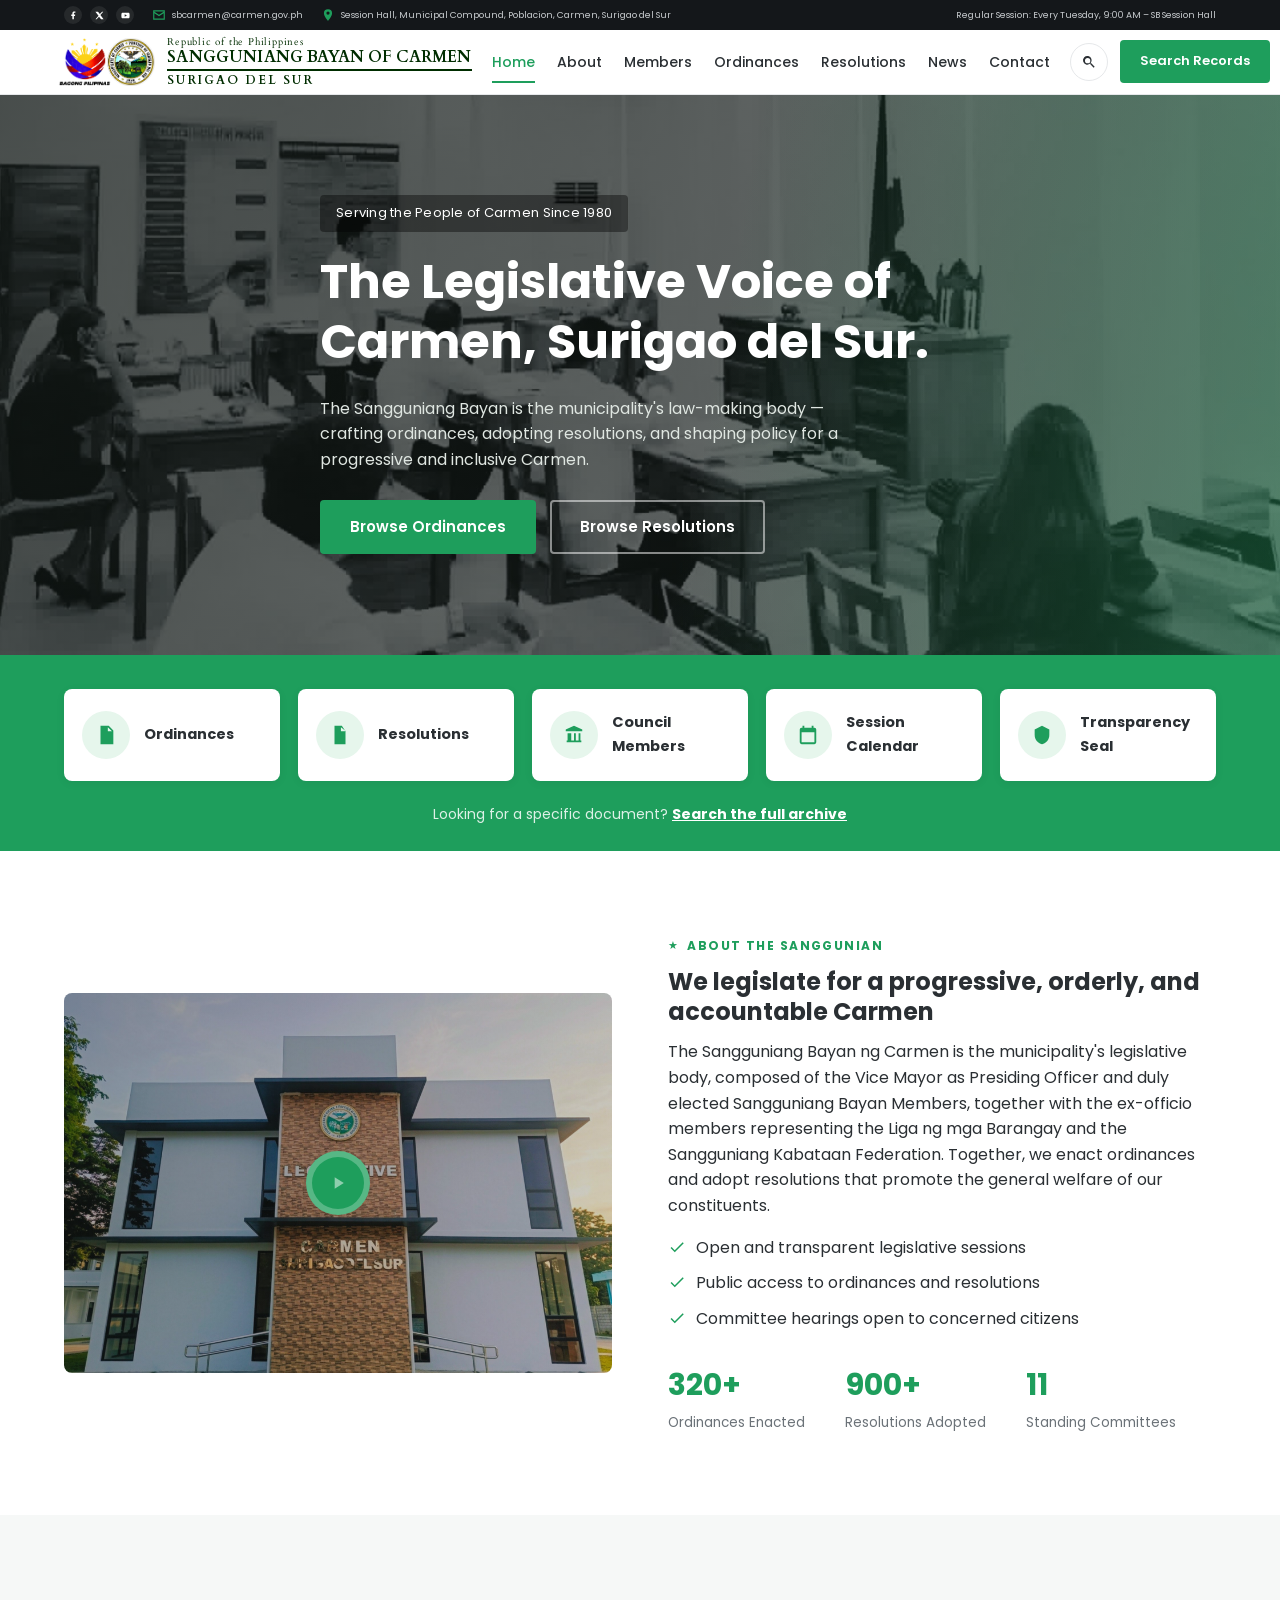
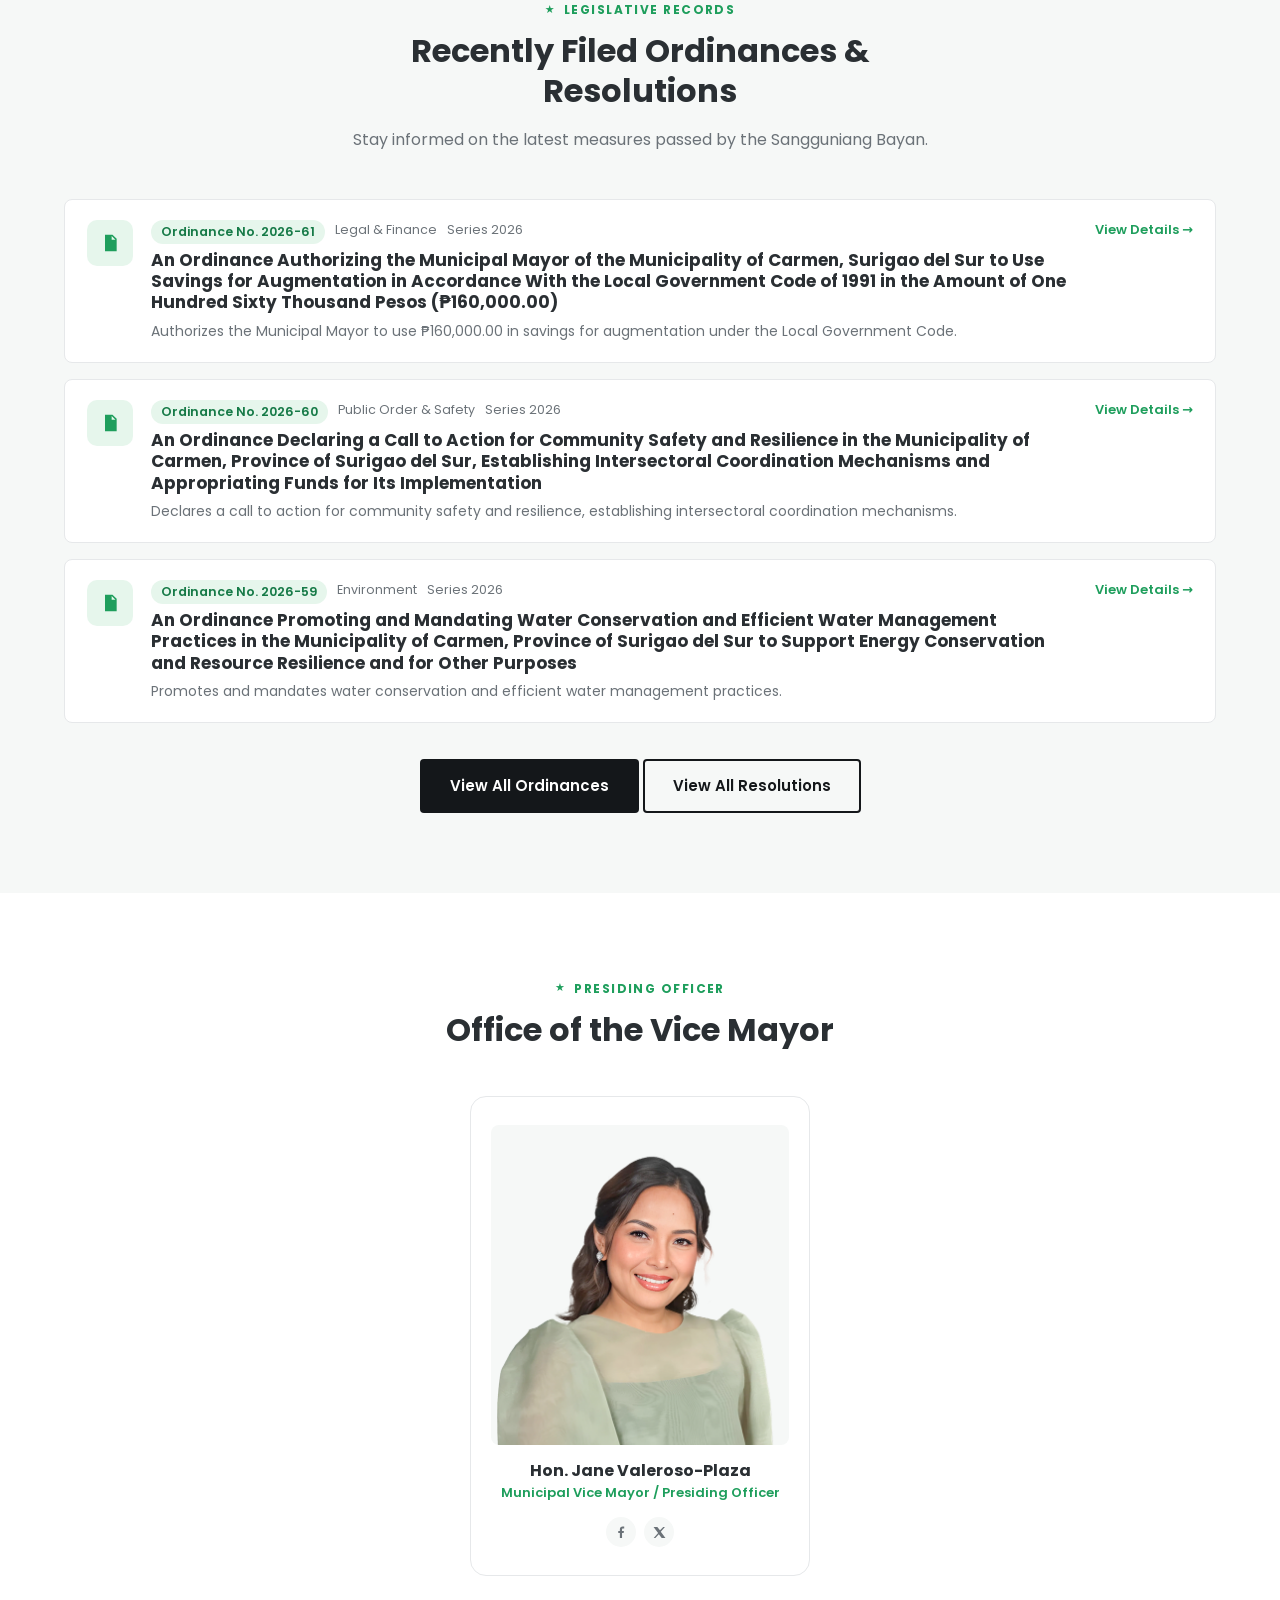
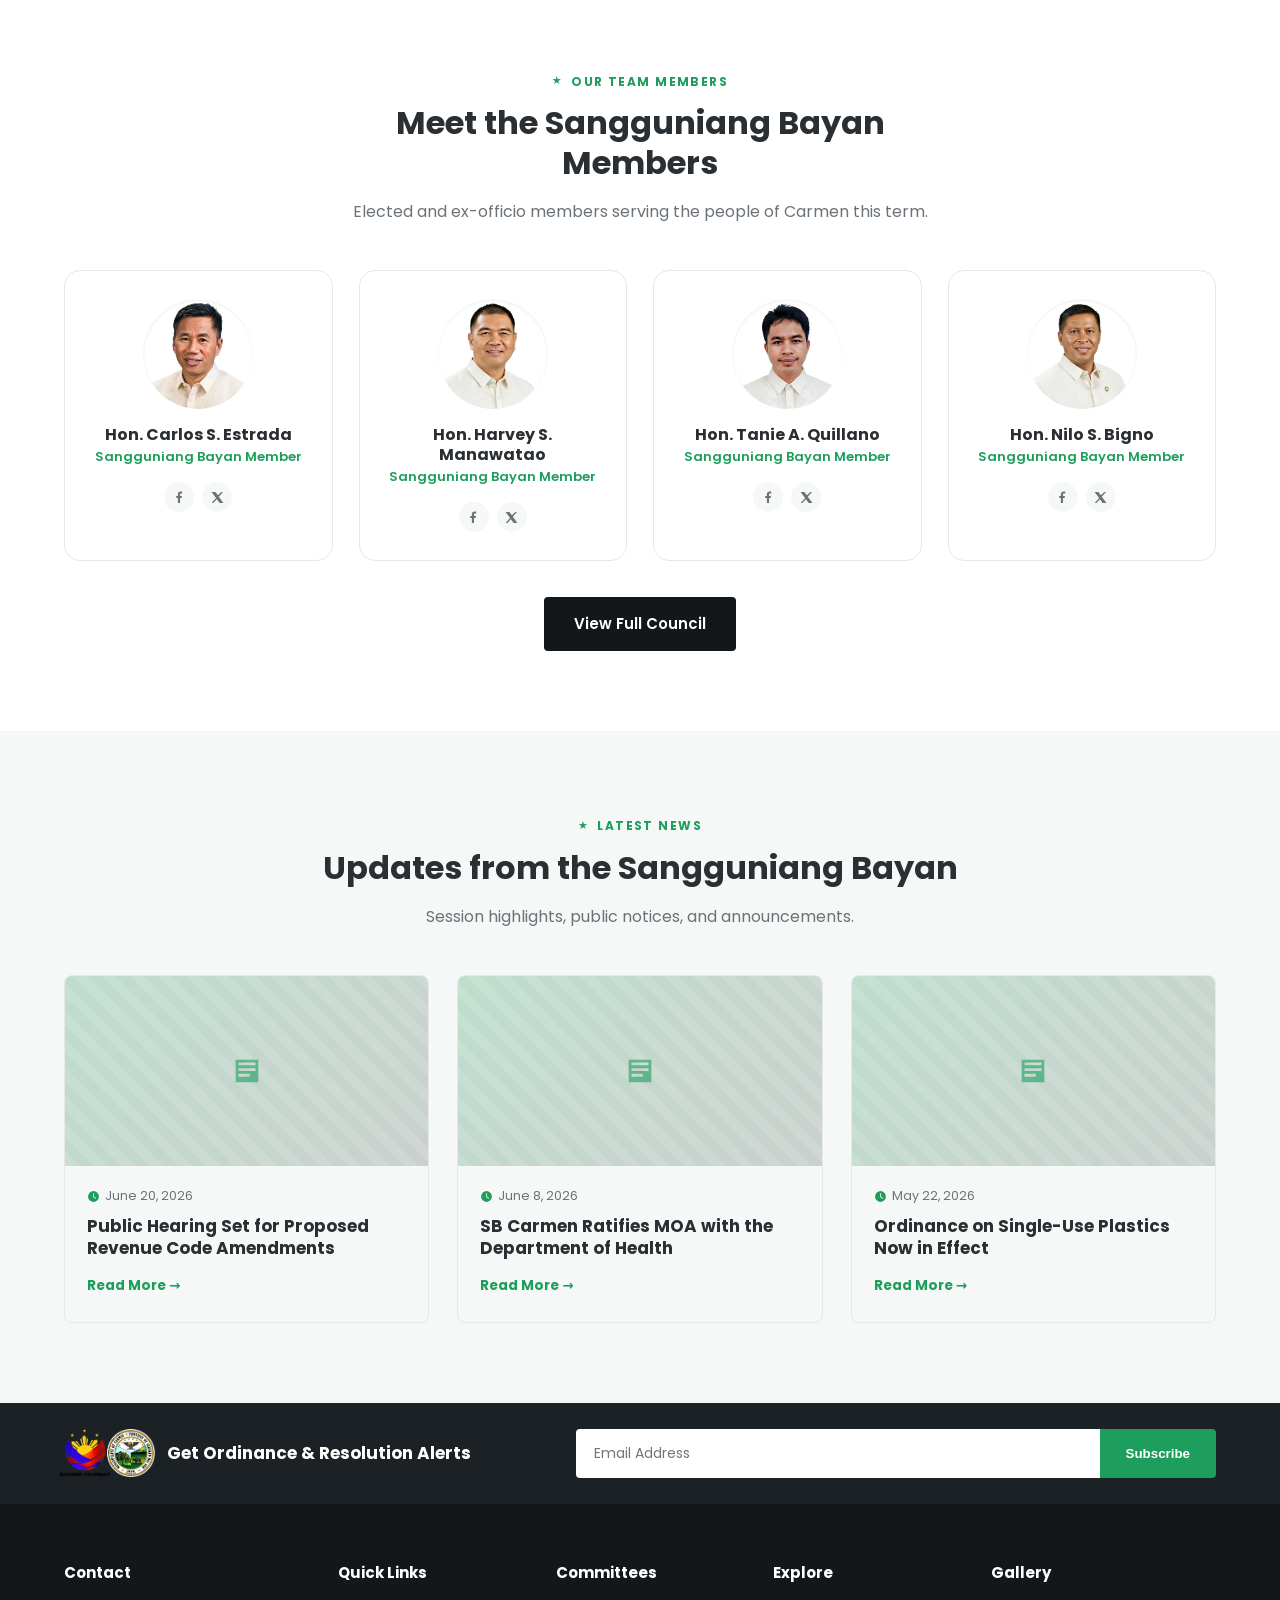
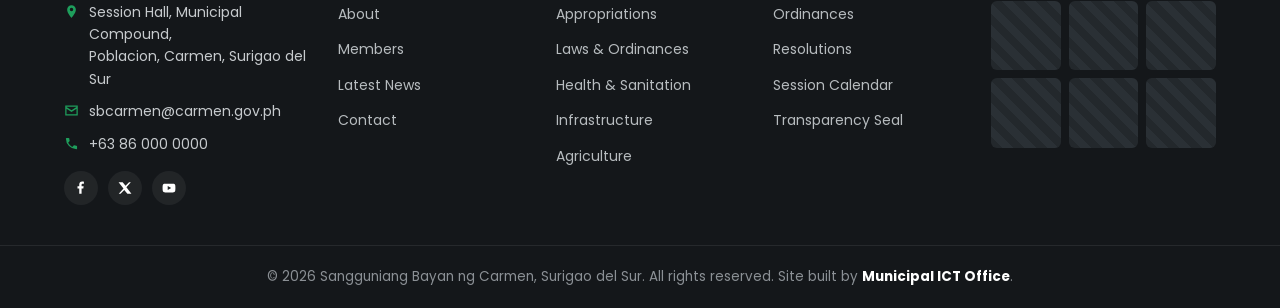
<file: index.html>
<!DOCTYPE html>
<html lang="en">
<head>
<meta charset="UTF-8">
<meta name="viewport" content="width=device-width, initial-scale=1.0">
<title>Sangguniang Bayan ng Carmen, Surigao del Sur — Official Website</title>
<meta name="description" content="Official website of the Sangguniang Bayan ng Carmen, Surigao del Sur. Browse ordinances, resolutions, council members, and legislative news.">
<link rel="preconnect" href="https://fonts.googleapis.com">
<link href="https://fonts.googleapis.com/css2?family=Poppins:wght@400;500;600;700&family=Cardo:ital,wght@0,400;0,700;1,400&display=swap" rel="stylesheet">
<link rel="stylesheet" href="assets/css/style.css">
</head>
<body>

<!-- ===== Top bar ===== -->
<div class="topbar">
  <div class="container">
    <div class="topbar-left">
      <div class="social-mini">
        <a href="#" aria-label="Facebook"><svg viewBox="0 0 24 24"><path d="M13 22v-9h3l.5-4H13V6.5c0-1.2.3-2 2-2h2V1.1C16.6 1 15.4 1 14 1c-3 0-5 1.8-5 5.2V9H6v4h3v9h4z"/></svg></a>
        <a href="#" aria-label="X / Twitter"><svg viewBox="0 0 24 24"><path d="M18.9 2H22l-7.6 8.7L23 22h-6.9l-5.4-6.6L4.4 22H1.3l8.1-9.3L1 2h7l4.9 6z"/></svg></a>
        <a href="#" aria-label="YouTube"><svg viewBox="0 0 24 24"><path d="M23 12s0-3.4-.4-5a3 3 0 0 0-2.1-2.1C18.9 4.5 12 4.5 12 4.5s-6.9 0-8.5.4A3 3 0 0 0 1.4 7C1 8.6 1 12 1 12s0 3.4.4 5a3 3 0 0 0 2.1 2.1c1.6.4 8.5.4 8.5.4s6.9 0 8.5-.4A3 3 0 0 0 22.6 17c.4-1.6.4-5 .4-5zM9.8 15.5v-7l6 3.5z"/></svg></a>
      </div>
      <span class="icon-text"><svg viewBox="0 0 24 24" width="14" height="14" fill="#1e9e5c"><path d="M2 4h20v16H2V4zm2 2v.5l8 5 8-5V6H4zm16 3.2-8 5-8-5V18h16V9.2z"/></svg> sbcarmen@carmen.gov.ph</span>
      <span class="icon-text"><svg viewBox="0 0 24 24" width="14" height="14" fill="#1e9e5c"><path d="M12 2a7 7 0 0 0-7 7c0 5.3 7 13 7 13s7-7.7 7-13a7 7 0 0 0-7-7zm0 9.5A2.5 2.5 0 1 1 12 6a2.5 2.5 0 0 1 0 5.5z"/></svg> Session Hall, Municipal Compound, Poblacion, Carmen, Surigao del Sur</span>
    </div>
    <div class="topbar-right">
      <span class="icon-text">Regular Session: Every Tuesday, 9:00 AM – SB Session Hall</span>
    </div>
  </div>
</div>

<!-- ===== Navbar ===== -->
<header class="navbar">
  <div class="container">
    <a href="index.html" class="brand">
      <img src="assets/img/carmen-seal.png" alt="Official Seal of the Municipality of Carmen" class="brand-seal">
      <span class="brand-title-block">
        <span class="brand-eyebrow">Republic of the Philippines</span>
        <span class="brand-title">SANGGUNIANG BAYAN OF CARMEN</span>
        <span class="brand-subtitle">SURIGAO DEL SUR</span>
      </span>
    </a>

    <nav class="nav-links">
      <a href="index.html" class="active">Home</a>
      <a href="about.html">About</a>
      <a href="members.html">Members</a>
      <a href="ordinances.html">Ordinances</a>
      <a href="resolutions.html">Resolutions</a>
      <a href="news.html">News</a>
      <a href="contact.html">Contact</a>
    </nav>

    <div class="nav-actions">
      <button class="search-toggle" aria-label="Search"><svg viewBox="0 0 24 24"><path d="M15.5 14h-.8l-.3-.3a6.5 6.5 0 1 0-.7.7l.3.3v.8l5 5L20.5 19zM10 14a4 4 0 1 1 0-8 4 4 0 0 1 0 8z"/></svg></button>
      <a href="ordinances.html" class="btn btn-primary btn-sm">Search Records</a>
      <button class="hamburger" aria-label="Open menu"><span></span><span></span><span></span></button>
    </div>
  </div>
</header>

<!-- Mobile nav drawer -->
<div class="mobile-nav">
  <div class="mobile-nav-panel">
    <button class="mobile-nav-close" aria-label="Close menu">&times;</button>
    <ul>
      <li><a href="index.html">Home</a></li>
      <li><a href="about.html">About</a></li>
      <li><a href="members.html">Members</a></li>
      <li><a href="ordinances.html">Ordinances</a></li>
      <li><a href="resolutions.html">Resolutions</a></li>
      <li><a href="news.html">News</a></li>
      <li><a href="contact.html">Contact</a></li>
    </ul>
  </div>
</div>

<!-- ===== Hero ===== -->
<section class="hero">
  <div class="container">
    <div class="hero-tag">Serving the People of Carmen Since 1980</div>
    <h1>The Legislative Voice of Carmen, Surigao del Sur.</h1>
    <p class="lead">The Sangguniang Bayan is the municipality's law-making body — crafting ordinances, adopting resolutions, and shaping policy for a progressive and inclusive Carmen.</p>
    <div class="hero-actions">
      <a href="ordinances.html" class="btn btn-primary">Browse Ordinances</a>
      <a href="resolutions.html" class="btn btn-outline">Browse Resolutions</a>
    </div>
  </div>
</section>

<!-- ===== Quick services ===== -->
<section class="quick-strip">
  <div class="container">
    <div class="quick-grid">
      <a href="ordinances.html" class="quick-card">
        <div class="quick-icon"><svg viewBox="0 0 24 24"><path d="M6 2h9l5 5v15H6V2zm8 1.5V8h4.5L14 3.5z"/></svg></div>
        <div><strong>Ordinances</strong></div>
      </a>
      <a href="resolutions.html" class="quick-card">
        <div class="quick-icon"><svg viewBox="0 0 24 24"><path d="M14 2H6v20h12V8zm-1 1.5L18.5 8H13z"/></svg></div>
        <div><strong>Resolutions</strong></div>
      </a>
      <a href="members.html" class="quick-card">
        <div class="quick-icon"><svg viewBox="0 0 24 24"><path d="M12 2 3 6v2h18V6zM5 10v8H4v2h16v-2h-1v-8h-2v8h-3v-8h-2v8h-3v-8H5z"/></svg></div>
        <div><strong>Council Members</strong></div>
      </a>
      <div class="quick-card">
        <div class="quick-icon"><svg viewBox="0 0 24 24"><path d="M19 4h-1V2h-2v2H8V2H6v2H5a2 2 0 0 0-2 2v14a2 2 0 0 0 2 2h14a2 2 0 0 0 2-2V6a2 2 0 0 0-2-2zm0 16H5V9h14z"/></svg></div>
        <div><strong>Session Calendar</strong></div>
      </div>
      <div class="quick-card">
        <div class="quick-icon"><svg viewBox="0 0 24 24"><path d="M12 2 4 6v6c0 5 3.4 9 8 10 4.6-1 8-5 8-10V6z"/></svg></div>
        <div><strong>Transparency Seal</strong></div>
      </div>
    </div>
    <div class="quick-more">Looking for a specific document? <a href="ordinances.html">Search the full archive</a></div>
  </div>
</section>

<!-- ===== About split ===== -->
<section class="section">
  <div class="container split">
    <div class="split-media split-media-photo">
      <div class="play-btn"><svg viewBox="0 0 24 24"><path d="M8 5v14l11-7z"/></svg></div>
    </div>
    <div>
      <div class="eyebrow">About the Sanggunian</div>
      <h2>We legislate for a progressive, orderly, and accountable Carmen</h2>
      <p>The Sangguniang Bayan ng Carmen is the municipality's legislative body, composed of the Vice Mayor as Presiding Officer and duly elected Sangguniang Bayan Members, together with the ex-officio members representing the Liga ng mga Barangay and the Sangguniang Kabataan Federation. Together, we enact ordinances and adopt resolutions that promote the general welfare of our constituents.</p>
      <ul class="check-list">
        <li><svg viewBox="0 0 24 24"><path d="M9 16.2 4.8 12 3.4 13.4 9 19l12-12-1.4-1.4z"/></svg> Open and transparent legislative sessions</li>
        <li><svg viewBox="0 0 24 24"><path d="M9 16.2 4.8 12 3.4 13.4 9 19l12-12-1.4-1.4z"/></svg> Public access to ordinances and resolutions</li>
        <li><svg viewBox="0 0 24 24"><path d="M9 16.2 4.8 12 3.4 13.4 9 19l12-12-1.4-1.4z"/></svg> Committee hearings open to concerned citizens</li>
      </ul>
      <div class="stat-row">
        <div><strong>320+</strong><span>Ordinances Enacted</span></div>
        <div><strong>900+</strong><span>Resolutions Adopted</span></div>
        <div><strong>11</strong><span>Standing Committees</span></div>
      </div>
    </div>
  </div>
</section>

<!-- ===== Recent documents ===== -->
<section class="section section-soft">
  <div class="container">
    <div class="section-head">
      <div class="eyebrow">Legislative Records</div>
      <h2>Recently Filed Ordinances &amp; Resolutions</h2>
      <p>Stay informed on the latest measures passed by the Sangguniang Bayan.</p>
    </div>
    <div class="doc-list" id="home-doc-list"></div>
    <div class="text-center" style="margin-top:36px;">
      <a href="ordinances.html" class="btn btn-dark">View All Ordinances</a>
      <a href="resolutions.html" class="btn btn-outline" style="color:#14171a;border-color:#14171a;">View All Resolutions</a>
    </div>
  </div>
</section>

<!-- ===== Council members preview ===== -->
<section class="section" style="padding-bottom:0;">
  <div class="container">
    <div class="section-head">
      <div class="eyebrow">Presiding Officer</div>
      <h2>Office of the Vice Mayor</h2>
    </div>
    <div class="member-grid" style="grid-template-columns:340px;justify-content:center;margin:0 auto 10px;max-width:340px;">
      <div class="member-card">
        <div class="avatar avatar-full"><img src="assets/img/members/vice-mayor-jane-valeroso-plaza.png" alt="Hon. Jane Valeroso-Plaza"></div>
        <h4>Hon. Jane Valeroso-Plaza</h4>
        <div class="member-role">Municipal Vice Mayor / Presiding Officer</div>
        <div class="member-social">
          <a href="#"><svg viewBox="0 0 24 24"><path d="M13 22v-9h3l.5-4H13V6.5c0-1.2.3-2 2-2h2V1.1C16.6 1 15.4 1 14 1c-3 0-5 1.8-5 5.2V9H6v4h3v9h4z"/></svg></a>
          <a href="#"><svg viewBox="0 0 24 24"><path d="M18.9 2H22l-7.6 8.7L23 22h-6.9l-5.4-6.6L4.4 22H1.3l8.1-9.3L1 2h7l4.9 6z"/></svg></a>
        </div>
      </div>
    </div>
  </div>
</section>

<section class="section">
  <div class="container">
    <div class="section-head">
      <div class="eyebrow">Our Team Members</div>
      <h2>Meet the Sangguniang Bayan Members</h2>
      <p>Elected and ex-officio members serving the people of Carmen this term.</p>
    </div>
    <div class="member-grid">
      <div class="member-card">
        <div class="avatar"><img src="assets/img/members/member-1-carlos-estrada.webp" alt="Hon. Carlos S. Estrada"></div>
        <h4>Hon. Carlos S. Estrada</h4>
        <div class="member-role">Sangguniang Bayan Member</div>
        <div class="member-social">
          <a href="#"><svg viewBox="0 0 24 24"><path d="M13 22v-9h3l.5-4H13V6.5c0-1.2.3-2 2-2h2V1.1C16.6 1 15.4 1 14 1c-3 0-5 1.8-5 5.2V9H6v4h3v9h4z"/></svg></a>
          <a href="#"><svg viewBox="0 0 24 24"><path d="M18.9 2H22l-7.6 8.7L23 22h-6.9l-5.4-6.6L4.4 22H1.3l8.1-9.3L1 2h7l4.9 6z"/></svg></a>
        </div>
      </div>
      <div class="member-card">
        <div class="avatar"><img src="assets/img/members/member-2-harvey-manawatao.webp" alt="Hon. Harvey S. Manawatao"></div>
        <h4>Hon. Harvey S. Manawatao</h4>
        <div class="member-role">Sangguniang Bayan Member</div>
        <div class="member-social">
          <a href="#"><svg viewBox="0 0 24 24"><path d="M13 22v-9h3l.5-4H13V6.5c0-1.2.3-2 2-2h2V1.1C16.6 1 15.4 1 14 1c-3 0-5 1.8-5 5.2V9H6v4h3v9h4z"/></svg></a>
          <a href="#"><svg viewBox="0 0 24 24"><path d="M18.9 2H22l-7.6 8.7L23 22h-6.9l-5.4-6.6L4.4 22H1.3l8.1-9.3L1 2h7l4.9 6z"/></svg></a>
        </div>
      </div>
      <div class="member-card">
        <div class="avatar"><img src="assets/img/members/member-3-tanie-quillano.webp" alt="Hon. Tanie A. Quillano"></div>
        <h4>Hon. Tanie A. Quillano</h4>
        <div class="member-role">Sangguniang Bayan Member</div>
        <div class="member-social">
          <a href="#"><svg viewBox="0 0 24 24"><path d="M13 22v-9h3l.5-4H13V6.5c0-1.2.3-2 2-2h2V1.1C16.6 1 15.4 1 14 1c-3 0-5 1.8-5 5.2V9H6v4h3v9h4z"/></svg></a>
          <a href="#"><svg viewBox="0 0 24 24"><path d="M18.9 2H22l-7.6 8.7L23 22h-6.9l-5.4-6.6L4.4 22H1.3l8.1-9.3L1 2h7l4.9 6z"/></svg></a>
        </div>
      </div>
      <div class="member-card">
        <div class="avatar"><img src="assets/img/members/member-4-nilo-bigno.webp" alt="Hon. Nilo S. Bigno"></div>
        <h4>Hon. Nilo S. Bigno</h4>
        <div class="member-role">Sangguniang Bayan Member</div>
        <div class="member-social">
          <a href="#"><svg viewBox="0 0 24 24"><path d="M13 22v-9h3l.5-4H13V6.5c0-1.2.3-2 2-2h2V1.1C16.6 1 15.4 1 14 1c-3 0-5 1.8-5 5.2V9H6v4h3v9h4z"/></svg></a>
          <a href="#"><svg viewBox="0 0 24 24"><path d="M18.9 2H22l-7.6 8.7L23 22h-6.9l-5.4-6.6L4.4 22H1.3l8.1-9.3L1 2h7l4.9 6z"/></svg></a>
        </div>
      </div>
    </div>
    <div class="text-center" style="margin-top:36px;">
      <a href="members.html" class="btn btn-dark">View Full Council</a>
    </div>
  </div>
</section>

<!-- ===== News preview ===== -->
<section class="section section-soft">
  <div class="container">
    <div class="section-head">
      <div class="eyebrow">Latest News</div>
      <h2>Updates from the Sangguniang Bayan</h2>
      <p>Session highlights, public notices, and announcements.</p>
    </div>
    <div class="news-grid">
      <div class="news-card">
        <div class="news-thumb"><svg viewBox="0 0 24 24"><path d="M4 4h16v16H4V4zm2 4h12V6H6zm0 4h12v-2H6zm0 4h8v-2H6z"/></svg></div>
        <div class="news-body">
          <div class="news-meta"><span><svg viewBox="0 0 24 24"><path d="M12 2a10 10 0 1 0 0 20 10 10 0 0 0 0-20zm1 10.6 4 2.3-.7 1.2-4.8-2.8V6h1.5z"/></svg> June 20, 2026</span></div>
          <h3>Public Hearing Set for Proposed Revenue Code Amendments</h3>
          <a href="news.html" class="read-more">Read More →</a>
        </div>
      </div>
      <div class="news-card">
        <div class="news-thumb"><svg viewBox="0 0 24 24"><path d="M4 4h16v16H4V4zm2 4h12V6H6zm0 4h12v-2H6zm0 4h8v-2H6z"/></svg></div>
        <div class="news-body">
          <div class="news-meta"><span><svg viewBox="0 0 24 24"><path d="M12 2a10 10 0 1 0 0 20 10 10 0 0 0 0-20zm1 10.6 4 2.3-.7 1.2-4.8-2.8V6h1.5z"/></svg> June 8, 2026</span></div>
          <h3>SB Carmen Ratifies MOA with the Department of Health</h3>
          <a href="news.html" class="read-more">Read More →</a>
        </div>
      </div>
      <div class="news-card">
        <div class="news-thumb"><svg viewBox="0 0 24 24"><path d="M4 4h16v16H4V4zm2 4h12V6H6zm0 4h12v-2H6zm0 4h8v-2H6z"/></svg></div>
        <div class="news-body">
          <div class="news-meta"><span><svg viewBox="0 0 24 24"><path d="M12 2a10 10 0 1 0 0 20 10 10 0 0 0 0-20zm1 10.6 4 2.3-.7 1.2-4.8-2.8V6h1.5z"/></svg> May 22, 2026</span></div>
          <h3>Ordinance on Single-Use Plastics Now in Effect</h3>
          <a href="news.html" class="read-more">Read More →</a>
        </div>
      </div>
    </div>
  </div>
</section>

<!-- ===== Footer ===== -->
<footer class="footer">
  <div class="footer-newsletter">
    <div class="container">
      <div class="brand">
        <img src="assets/img/carmen-seal.png" alt="Official Seal of the Municipality of Carmen" class="brand-seal">
        <span class="brand-text"><strong>Get Ordinance &amp; Resolution Alerts</strong></span>
      </div>
      <form class="newsletter-form">
        <input type="email" placeholder="Email Address" required>
        <button type="submit">Subscribe</button>
      </form>
    </div>
  </div>

  <div class="footer-main">
    <div class="container footer-grid">
      <div>
        <h4>Contact</h4>
        <ul class="footer-contact">
          <li><svg viewBox="0 0 24 24"><path d="M12 2a7 7 0 0 0-7 7c0 5.3 7 13 7 13s7-7.7 7-13a7 7 0 0 0-7-7zm0 9.5A2.5 2.5 0 1 1 12 6a2.5 2.5 0 0 1 0 5.5z"/></svg> Session Hall, Municipal Compound,<br>Poblacion, Carmen, Surigao del Sur</li>
          <li><svg viewBox="0 0 24 24"><path d="M2 4h20v16H2V4zm2 2v.5l8 5 8-5V6H4zm16 3.2-8 5-8-5V18h16V9.2z"/></svg> sbcarmen@carmen.gov.ph</li>
          <li><svg viewBox="0 0 24 24"><path d="M6.6 10.8a15 15 0 0 0 6.6 6.6l2.2-2.2a1 1 0 0 1 1-.25 11 11 0 0 0 3.5.55 1 1 0 0 1 1 1V20a1 1 0 0 1-1 1A17 17 0 0 1 3 4a1 1 0 0 1 1-1h3.5a1 1 0 0 1 1 1 11 11 0 0 0 .55 3.5 1 1 0 0 1-.25 1z"/></svg> +63 86 000 0000</li>
        </ul>
        <div class="footer-social">
          <a href="#" aria-label="Facebook"><svg viewBox="0 0 24 24"><path d="M13 22v-9h3l.5-4H13V6.5c0-1.2.3-2 2-2h2V1.1C16.6 1 15.4 1 14 1c-3 0-5 1.8-5 5.2V9H6v4h3v9h4z"/></svg></a>
          <a href="#" aria-label="X / Twitter"><svg viewBox="0 0 24 24"><path d="M18.9 2H22l-7.6 8.7L23 22h-6.9l-5.4-6.6L4.4 22H1.3l8.1-9.3L1 2h7l4.9 6z"/></svg></a>
          <a href="#" aria-label="YouTube"><svg viewBox="0 0 24 24"><path d="M23 12s0-3.4-.4-5a3 3 0 0 0-2.1-2.1C18.9 4.5 12 4.5 12 4.5s-6.9 0-8.5.4A3 3 0 0 0 1.4 7C1 8.6 1 12 1 12s0 3.4.4 5a3 3 0 0 0 2.1 2.1c1.6.4 8.5.4 8.5.4s6.9 0 8.5-.4A3 3 0 0 0 22.6 17c.4-1.6.4-5 .4-5zM9.8 15.5v-7l6 3.5z"/></svg></a>
        </div>
      </div>
      <div>
        <h4>Quick Links</h4>
        <ul>
          <li><a href="about.html">About</a></li>
          <li><a href="members.html">Members</a></li>
          <li><a href="news.html">Latest News</a></li>
          <li><a href="contact.html">Contact</a></li>
        </ul>
      </div>
      <div>
        <h4>Committees</h4>
        <ul>
          <li><a href="members.html">Appropriations</a></li>
          <li><a href="members.html">Laws &amp; Ordinances</a></li>
          <li><a href="members.html">Health &amp; Sanitation</a></li>
          <li><a href="members.html">Infrastructure</a></li>
          <li><a href="members.html">Agriculture</a></li>
        </ul>
      </div>
      <div>
        <h4>Explore</h4>
        <ul>
          <li><a href="ordinances.html">Ordinances</a></li>
          <li><a href="resolutions.html">Resolutions</a></li>
          <li><a href="#">Session Calendar</a></li>
          <li><a href="#">Transparency Seal</a></li>
        </ul>
      </div>
      <div>
        <h4>Gallery</h4>
        <div class="gallery-grid">
          <div></div><div></div><div></div>
          <div></div><div></div><div></div>
        </div>
      </div>
    </div>
  </div>

  <div class="footer-bottom">
    <div class="container">© 2026 Sangguniang Bayan ng Carmen, Surigao del Sur. All rights reserved. Site built by <strong>Municipal ICT Office</strong>.</div>
  </div>
</footer>

<button class="back-to-top" aria-label="Back to top"><svg viewBox="0 0 24 24"><path d="M12 5 4 13l1.4 1.4L11 8.8V19h2V8.8l5.6 5.6L20 13z"/></svg></button>

<script src="assets/js/documents-data.js"></script>
<script src="assets/js/home-recent.js"></script>
<script src="assets/js/main.js"></script>
</body>
</html>
</file>
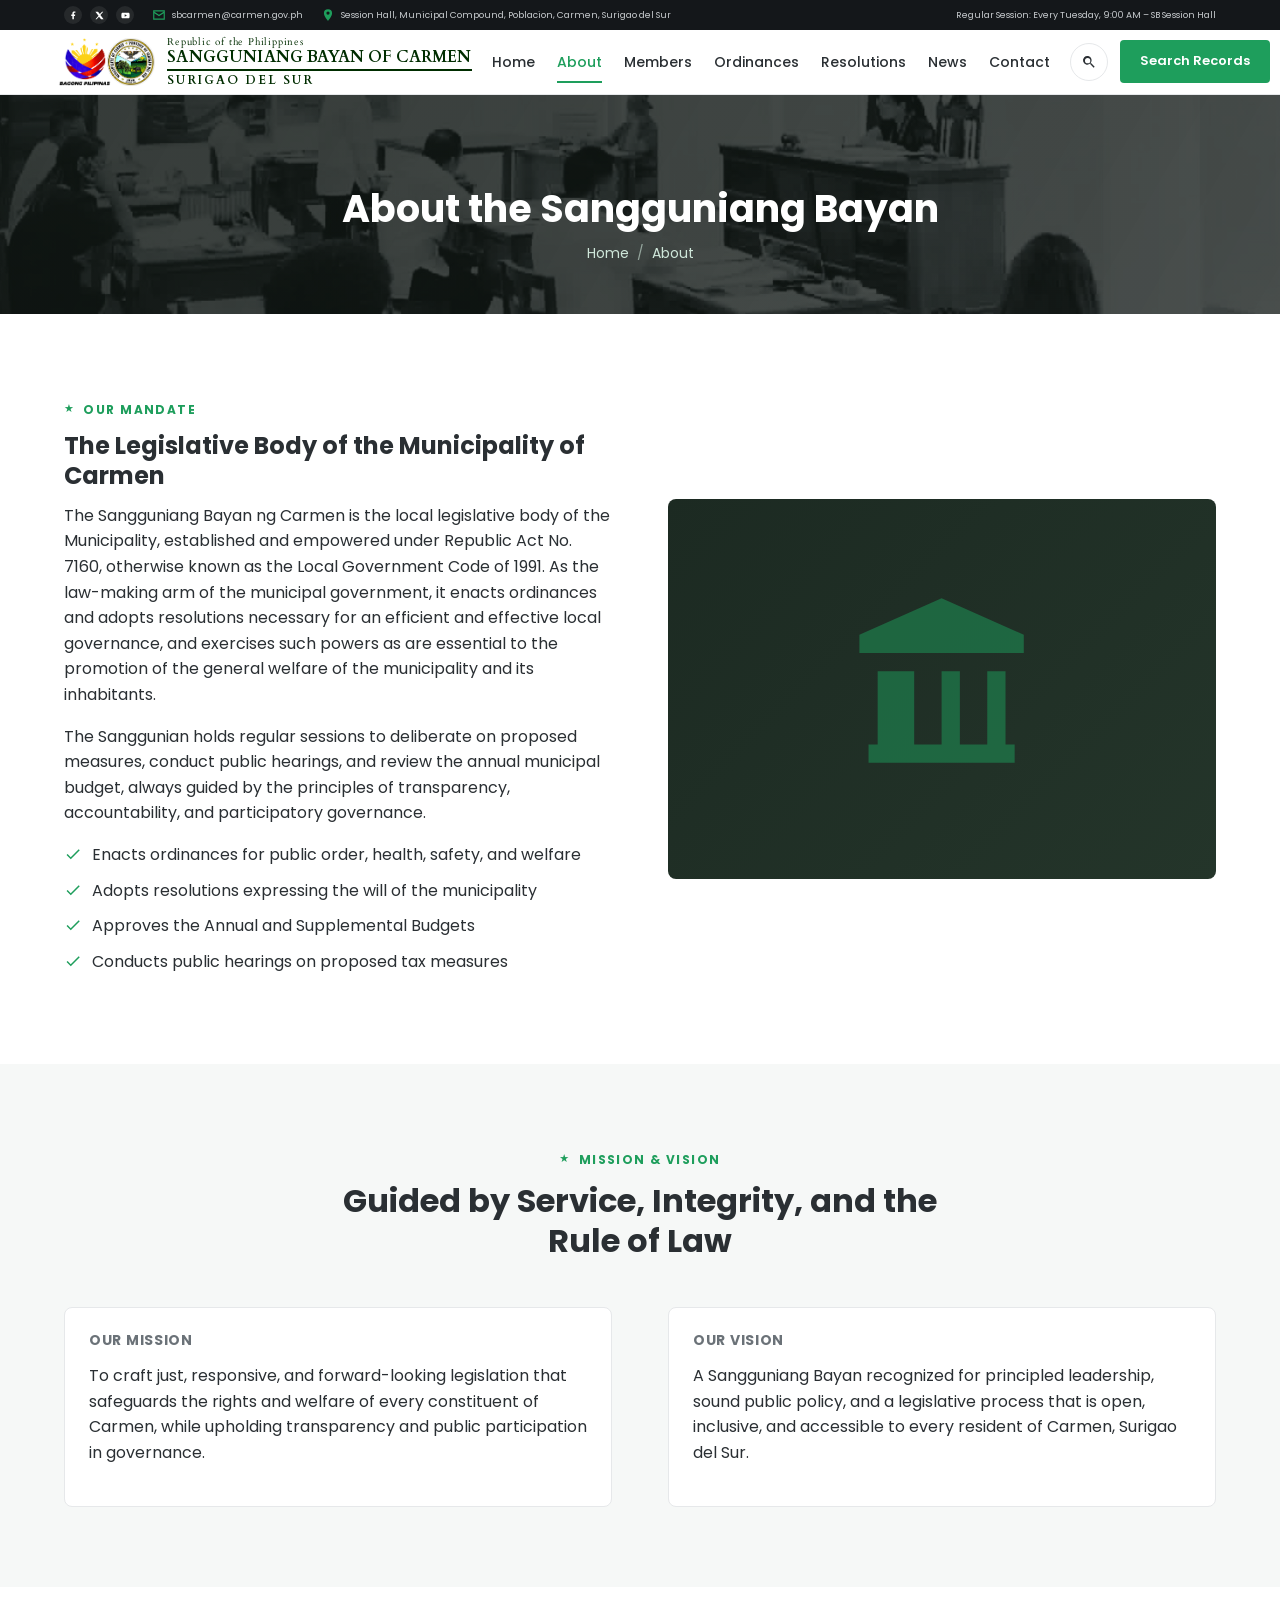
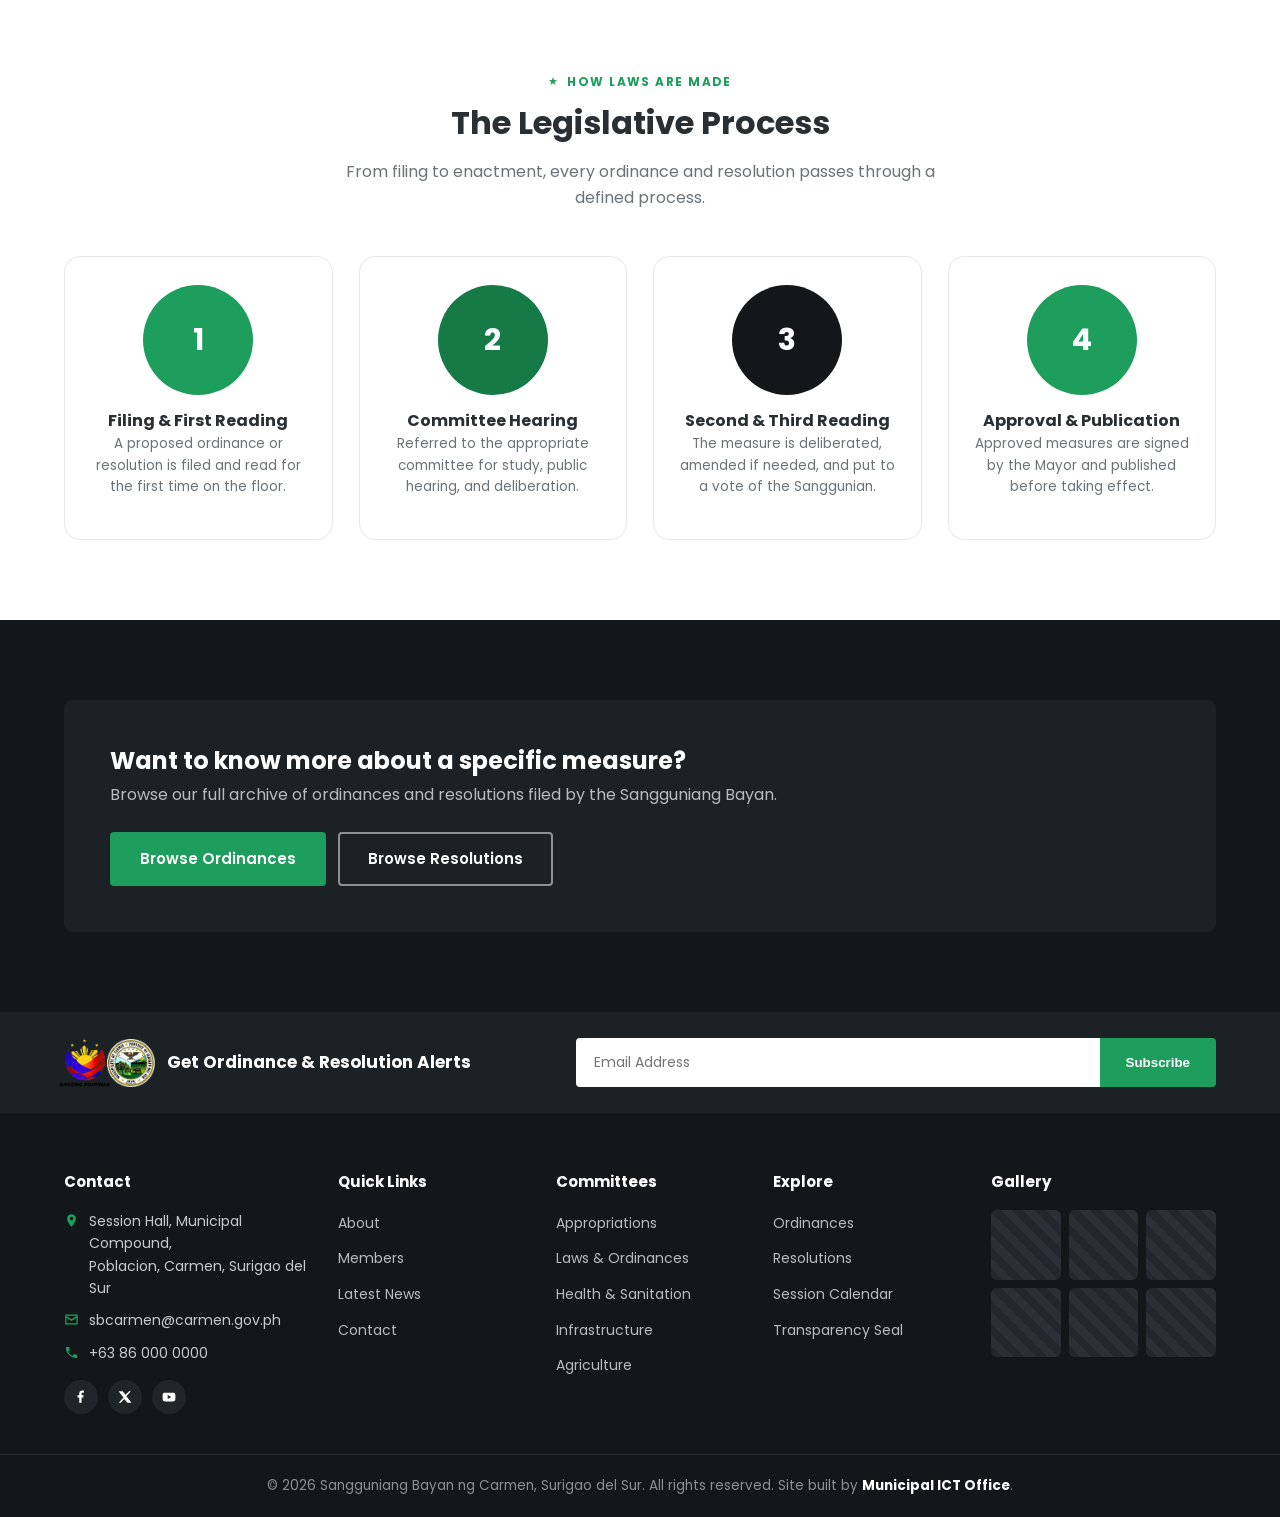
<file: about.html>
<!DOCTYPE html>
<html lang="en">
<head>
<meta charset="UTF-8">
<meta name="viewport" content="width=device-width, initial-scale=1.0">
<title>About the Sanggunian — Sangguniang Bayan ng Carmen</title>
<meta name="description" content="Learn about the mandate, composition, and functions of the Sangguniang Bayan ng Carmen, Surigao del Sur.">
<link rel="preconnect" href="https://fonts.googleapis.com">
<link href="https://fonts.googleapis.com/css2?family=Poppins:wght@400;500;600;700&family=Cardo:ital,wght@0,400;0,700;1,400&display=swap" rel="stylesheet">
<link rel="stylesheet" href="assets/css/style.css">
</head>
<body>

<div class="topbar">
  <div class="container">
    <div class="topbar-left">
      <div class="social-mini">
        <a href="#" aria-label="Facebook"><svg viewBox="0 0 24 24"><path d="M13 22v-9h3l.5-4H13V6.5c0-1.2.3-2 2-2h2V1.1C16.6 1 15.4 1 14 1c-3 0-5 1.8-5 5.2V9H6v4h3v9h4z"/></svg></a>
        <a href="#" aria-label="X / Twitter"><svg viewBox="0 0 24 24"><path d="M18.9 2H22l-7.6 8.7L23 22h-6.9l-5.4-6.6L4.4 22H1.3l8.1-9.3L1 2h7l4.9 6z"/></svg></a>
        <a href="#" aria-label="YouTube"><svg viewBox="0 0 24 24"><path d="M23 12s0-3.4-.4-5a3 3 0 0 0-2.1-2.1C18.9 4.5 12 4.5 12 4.5s-6.9 0-8.5.4A3 3 0 0 0 1.4 7C1 8.6 1 12 1 12s0 3.4.4 5a3 3 0 0 0 2.1 2.1c1.6.4 8.5.4 8.5.4s6.9 0 8.5-.4A3 3 0 0 0 22.6 17c.4-1.6.4-5 .4-5zM9.8 15.5v-7l6 3.5z"/></svg></a>
      </div>
      <span class="icon-text"><svg viewBox="0 0 24 24" width="14" height="14" fill="#1e9e5c"><path d="M2 4h20v16H2V4zm2 2v.5l8 5 8-5V6H4zm16 3.2-8 5-8-5V18h16V9.2z"/></svg> sbcarmen@carmen.gov.ph</span>
      <span class="icon-text"><svg viewBox="0 0 24 24" width="14" height="14" fill="#1e9e5c"><path d="M12 2a7 7 0 0 0-7 7c0 5.3 7 13 7 13s7-7.7 7-13a7 7 0 0 0-7-7zm0 9.5A2.5 2.5 0 1 1 12 6a2.5 2.5 0 0 1 0 5.5z"/></svg> Session Hall, Municipal Compound, Poblacion, Carmen, Surigao del Sur</span>
    </div>
    <div class="topbar-right">
      <span class="icon-text">Regular Session: Every Tuesday, 9:00 AM – SB Session Hall</span>
    </div>
  </div>
</div>

<header class="navbar">
  <div class="container">
    <a href="index.html" class="brand">
      <img src="assets/img/carmen-seal.png" alt="Official Seal of the Municipality of Carmen" class="brand-seal">
      <span class="brand-title-block">
        <span class="brand-eyebrow">Republic of the Philippines</span>
        <span class="brand-title">SANGGUNIANG BAYAN OF CARMEN</span>
        <span class="brand-subtitle">SURIGAO DEL SUR</span>
      </span>
    </a>
    <nav class="nav-links">
      <a href="index.html">Home</a>
      <a href="about.html" class="active">About</a>
      <a href="members.html">Members</a>
      <a href="ordinances.html">Ordinances</a>
      <a href="resolutions.html">Resolutions</a>
      <a href="news.html">News</a>
      <a href="contact.html">Contact</a>
    </nav>
    <div class="nav-actions">
      <button class="search-toggle" aria-label="Search"><svg viewBox="0 0 24 24"><path d="M15.5 14h-.8l-.3-.3a6.5 6.5 0 1 0-.7.7l.3.3v.8l5 5L20.5 19zM10 14a4 4 0 1 1 0-8 4 4 0 0 1 0 8z"/></svg></button>
      <a href="ordinances.html" class="btn btn-primary btn-sm">Search Records</a>
      <button class="hamburger" aria-label="Open menu"><span></span><span></span><span></span></button>
    </div>
  </div>
</header>

<div class="mobile-nav">
  <div class="mobile-nav-panel">
    <button class="mobile-nav-close" aria-label="Close menu">&times;</button>
    <ul>
      <li><a href="index.html">Home</a></li>
      <li><a href="about.html">About</a></li>
      <li><a href="members.html">Members</a></li>
      <li><a href="ordinances.html">Ordinances</a></li>
      <li><a href="resolutions.html">Resolutions</a></li>
      <li><a href="news.html">News</a></li>
      <li><a href="contact.html">Contact</a></li>
    </ul>
  </div>
</div>

<section class="page-hero">
  <div class="container">
    <h1>About the Sangguniang Bayan</h1>
    <div class="breadcrumb"><a href="index.html">Home</a><span class="sep">/</span>About</div>
  </div>
</section>

<section class="section">
  <div class="container split">
    <div>
      <div class="eyebrow">Our Mandate</div>
      <h2>The Legislative Body of the Municipality of Carmen</h2>
      <p>The Sangguniang Bayan ng Carmen is the local legislative body of the Municipality, established and empowered under Republic Act No. 7160, otherwise known as the Local Government Code of 1991. As the law-making arm of the municipal government, it enacts ordinances and adopts resolutions necessary for an efficient and effective local governance, and exercises such powers as are essential to the promotion of the general welfare of the municipality and its inhabitants.</p>
      <p>The Sanggunian holds regular sessions to deliberate on proposed measures, conduct public hearings, and review the annual municipal budget, always guided by the principles of transparency, accountability, and participatory governance.</p>
      <ul class="check-list">
        <li><svg viewBox="0 0 24 24"><path d="M9 16.2 4.8 12 3.4 13.4 9 19l12-12-1.4-1.4z"/></svg> Enacts ordinances for public order, health, safety, and welfare</li>
        <li><svg viewBox="0 0 24 24"><path d="M9 16.2 4.8 12 3.4 13.4 9 19l12-12-1.4-1.4z"/></svg> Adopts resolutions expressing the will of the municipality</li>
        <li><svg viewBox="0 0 24 24"><path d="M9 16.2 4.8 12 3.4 13.4 9 19l12-12-1.4-1.4z"/></svg> Approves the Annual and Supplemental Budgets</li>
        <li><svg viewBox="0 0 24 24"><path d="M9 16.2 4.8 12 3.4 13.4 9 19l12-12-1.4-1.4z"/></svg> Conducts public hearings on proposed tax measures</li>
      </ul>
    </div>
    <div class="split-media">
      <svg viewBox="0 0 24 24" fill="#1e9e5c" xmlns="http://www.w3.org/2000/svg"><path d="M12 2 3 6v2h18V6zM5 10v8H4v2h16v-2h-1v-8h-2v8h-3v-8h-2v8h-3v-8H5z"/></svg>
    </div>
  </div>
</section>

<section class="section section-soft">
  <div class="container">
    <div class="section-head">
      <div class="eyebrow">Mission &amp; Vision</div>
      <h2>Guided by Service, Integrity, and the Rule of Law</h2>
    </div>
    <div class="split" style="align-items:flex-start;">
      <div class="doc-sidebar" style="background:var(--white);border:1px solid var(--border);">
        <h4>Our Mission</h4>
        <p>To craft just, responsive, and forward-looking legislation that safeguards the rights and welfare of every constituent of Carmen, while upholding transparency and public participation in governance.</p>
      </div>
      <div class="doc-sidebar" style="background:var(--white);border:1px solid var(--border);">
        <h4>Our Vision</h4>
        <p>A Sangguniang Bayan recognized for principled leadership, sound public policy, and a legislative process that is open, inclusive, and accessible to every resident of Carmen, Surigao del Sur.</p>
      </div>
    </div>
  </div>
</section>

<section class="section">
  <div class="container">
    <div class="section-head">
      <div class="eyebrow">How Laws Are Made</div>
      <h2>The Legislative Process</h2>
      <p>From filing to enactment, every ordinance and resolution passes through a defined process.</p>
    </div>
    <div class="member-grid" style="grid-template-columns:repeat(4,1fr);">
      <div class="member-card">
        <div class="avatar" style="background:#1e9e5c;">1</div>
        <h4>Filing &amp; First Reading</h4>
        <p style="font-size:13.5px;color:var(--text-muted);">A proposed ordinance or resolution is filed and read for the first time on the floor.</p>
      </div>
      <div class="member-card">
        <div class="avatar" style="background:#167a47;">2</div>
        <h4>Committee Hearing</h4>
        <p style="font-size:13.5px;color:var(--text-muted);">Referred to the appropriate committee for study, public hearing, and deliberation.</p>
      </div>
      <div class="member-card">
        <div class="avatar" style="background:#14171a;">3</div>
        <h4>Second &amp; Third Reading</h4>
        <p style="font-size:13.5px;color:var(--text-muted);">The measure is deliberated, amended if needed, and put to a vote of the Sanggunian.</p>
      </div>
      <div class="member-card">
        <div class="avatar" style="background:#1e9e5c;">4</div>
        <h4>Approval &amp; Publication</h4>
        <p style="font-size:13.5px;color:var(--text-muted);">Approved measures are signed by the Mayor and published before taking effect.</p>
      </div>
    </div>
  </div>
</section>

<section class="section section-dark">
  <div class="container">
    <div class="cta-banner" style="background:var(--dark-2);">
      <div>
        <h3>Want to know more about a specific measure?</h3>
        <p>Browse our full archive of ordinances and resolutions filed by the Sangguniang Bayan.</p>
      </div>
      <div style="display:flex;gap:12px;flex-wrap:wrap;">
        <a href="ordinances.html" class="btn btn-primary">Browse Ordinances</a>
        <a href="resolutions.html" class="btn btn-outline">Browse Resolutions</a>
      </div>
    </div>
  </div>
</section>

<footer class="footer">
  <div class="footer-newsletter">
    <div class="container">
      <div class="brand">
        <img src="assets/img/carmen-seal.png" alt="Official Seal of the Municipality of Carmen" class="brand-seal">
        <span class="brand-text"><strong>Get Ordinance &amp; Resolution Alerts</strong></span>
      </div>
      <form class="newsletter-form">
        <input type="email" placeholder="Email Address" required>
        <button type="submit">Subscribe</button>
      </form>
    </div>
  </div>

  <div class="footer-main">
    <div class="container footer-grid">
      <div>
        <h4>Contact</h4>
        <ul class="footer-contact">
          <li><svg viewBox="0 0 24 24"><path d="M12 2a7 7 0 0 0-7 7c0 5.3 7 13 7 13s7-7.7 7-13a7 7 0 0 0-7-7zm0 9.5A2.5 2.5 0 1 1 12 6a2.5 2.5 0 0 1 0 5.5z"/></svg> Session Hall, Municipal Compound,<br>Poblacion, Carmen, Surigao del Sur</li>
          <li><svg viewBox="0 0 24 24"><path d="M2 4h20v16H2V4zm2 2v.5l8 5 8-5V6H4zm16 3.2-8 5-8-5V18h16V9.2z"/></svg> sbcarmen@carmen.gov.ph</li>
          <li><svg viewBox="0 0 24 24"><path d="M6.6 10.8a15 15 0 0 0 6.6 6.6l2.2-2.2a1 1 0 0 1 1-.25 11 11 0 0 0 3.5.55 1 1 0 0 1 1 1V20a1 1 0 0 1-1 1A17 17 0 0 1 3 4a1 1 0 0 1 1-1h3.5a1 1 0 0 1 1 1 11 11 0 0 0 .55 3.5 1 1 0 0 1-.25 1z"/></svg> +63 86 000 0000</li>
        </ul>
        <div class="footer-social">
          <a href="#" aria-label="Facebook"><svg viewBox="0 0 24 24"><path d="M13 22v-9h3l.5-4H13V6.5c0-1.2.3-2 2-2h2V1.1C16.6 1 15.4 1 14 1c-3 0-5 1.8-5 5.2V9H6v4h3v9h4z"/></svg></a>
          <a href="#" aria-label="X / Twitter"><svg viewBox="0 0 24 24"><path d="M18.9 2H22l-7.6 8.7L23 22h-6.9l-5.4-6.6L4.4 22H1.3l8.1-9.3L1 2h7l4.9 6z"/></svg></a>
          <a href="#" aria-label="YouTube"><svg viewBox="0 0 24 24"><path d="M23 12s0-3.4-.4-5a3 3 0 0 0-2.1-2.1C18.9 4.5 12 4.5 12 4.5s-6.9 0-8.5.4A3 3 0 0 0 1.4 7C1 8.6 1 12 1 12s0 3.4.4 5a3 3 0 0 0 2.1 2.1c1.6.4 8.5.4 8.5.4s6.9 0 8.5-.4A3 3 0 0 0 22.6 17c.4-1.6.4-5 .4-5zM9.8 15.5v-7l6 3.5z"/></svg></a>
        </div>
      </div>
      <div>
        <h4>Quick Links</h4>
        <ul>
          <li><a href="about.html">About</a></li>
          <li><a href="members.html">Members</a></li>
          <li><a href="news.html">Latest News</a></li>
          <li><a href="contact.html">Contact</a></li>
        </ul>
      </div>
      <div>
        <h4>Committees</h4>
        <ul>
          <li><a href="members.html">Appropriations</a></li>
          <li><a href="members.html">Laws &amp; Ordinances</a></li>
          <li><a href="members.html">Health &amp; Sanitation</a></li>
          <li><a href="members.html">Infrastructure</a></li>
          <li><a href="members.html">Agriculture</a></li>
        </ul>
      </div>
      <div>
        <h4>Explore</h4>
        <ul>
          <li><a href="ordinances.html">Ordinances</a></li>
          <li><a href="resolutions.html">Resolutions</a></li>
          <li><a href="#">Session Calendar</a></li>
          <li><a href="#">Transparency Seal</a></li>
        </ul>
      </div>
      <div>
        <h4>Gallery</h4>
        <div class="gallery-grid">
          <div></div><div></div><div></div>
          <div></div><div></div><div></div>
        </div>
      </div>
    </div>
  </div>

  <div class="footer-bottom">
    <div class="container">© 2026 Sangguniang Bayan ng Carmen, Surigao del Sur. All rights reserved. Site built by <strong>Municipal ICT Office</strong>.</div>
  </div>
</footer>

<button class="back-to-top" aria-label="Back to top"><svg viewBox="0 0 24 24"><path d="M12 5 4 13l1.4 1.4L11 8.8V19h2V8.8l5.6 5.6L20 13z"/></svg></button>

<script src="assets/js/main.js"></script>
</body>
</html>
</file>
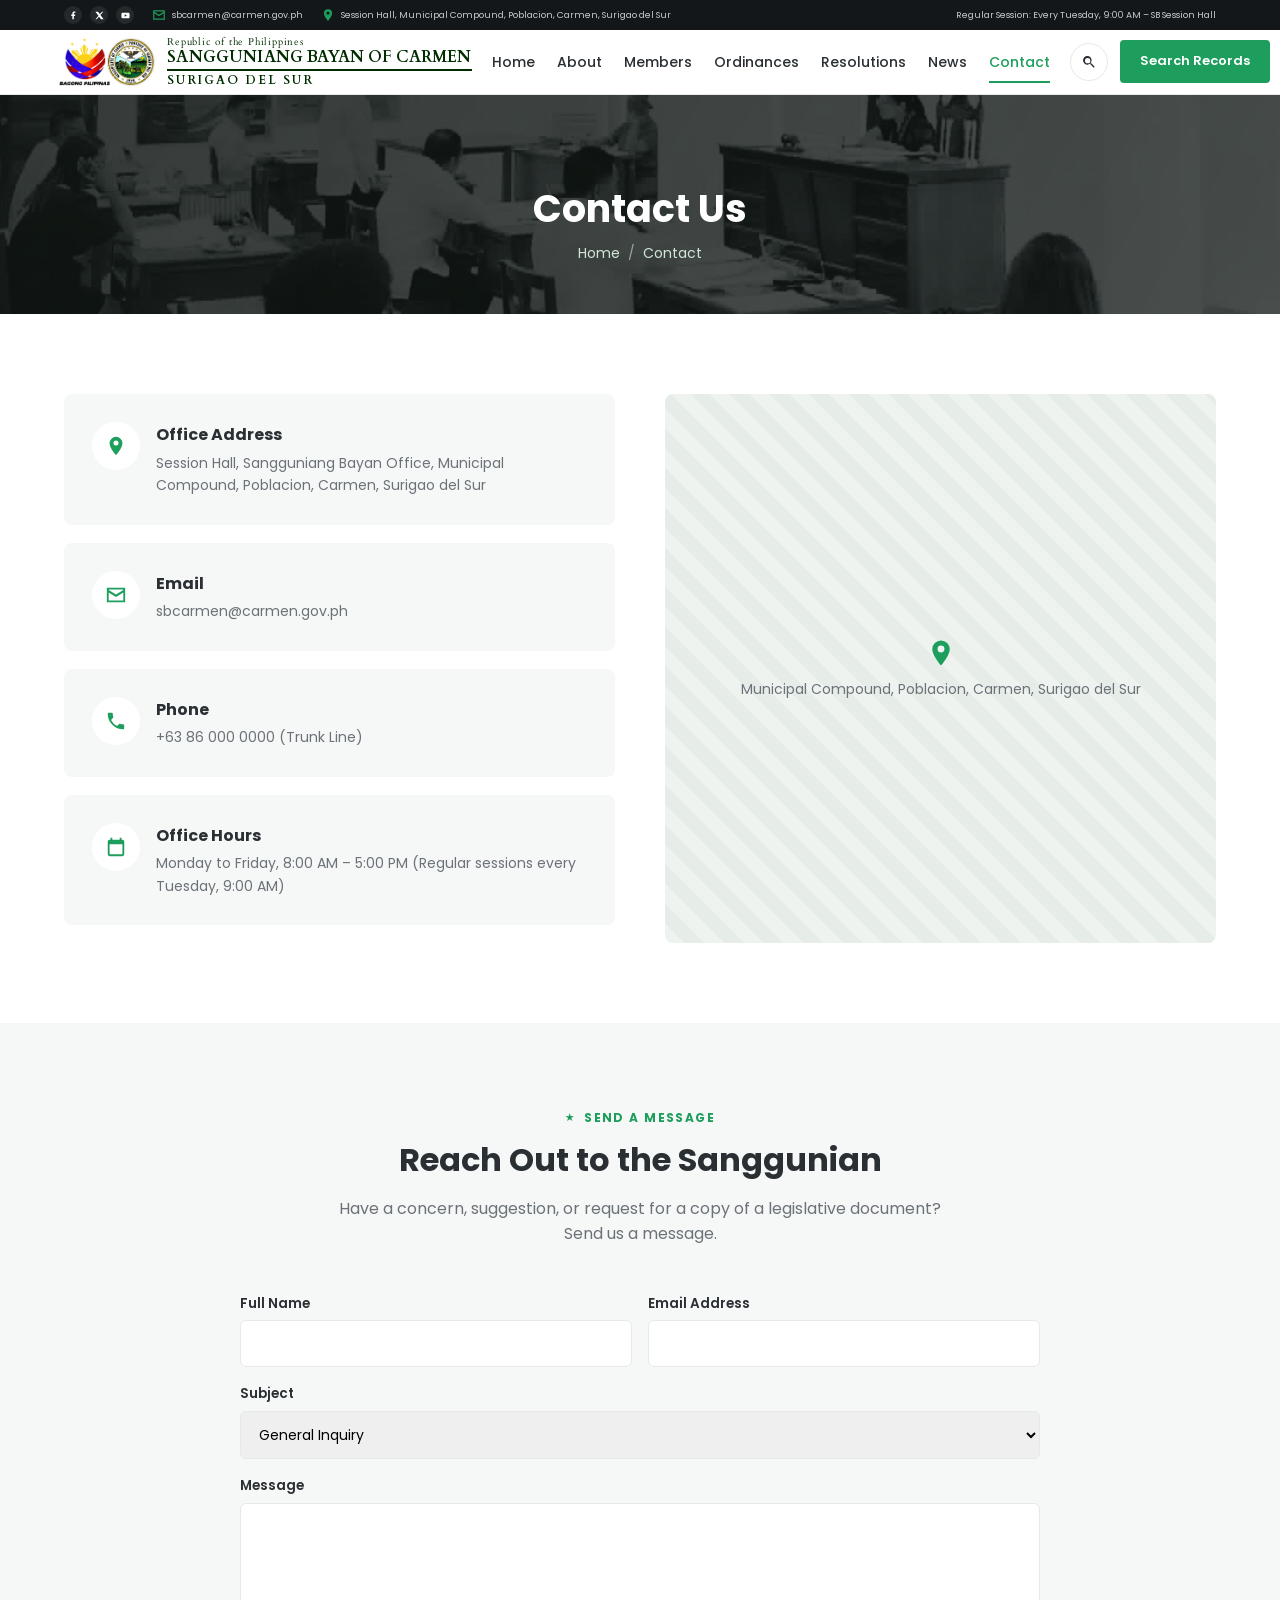
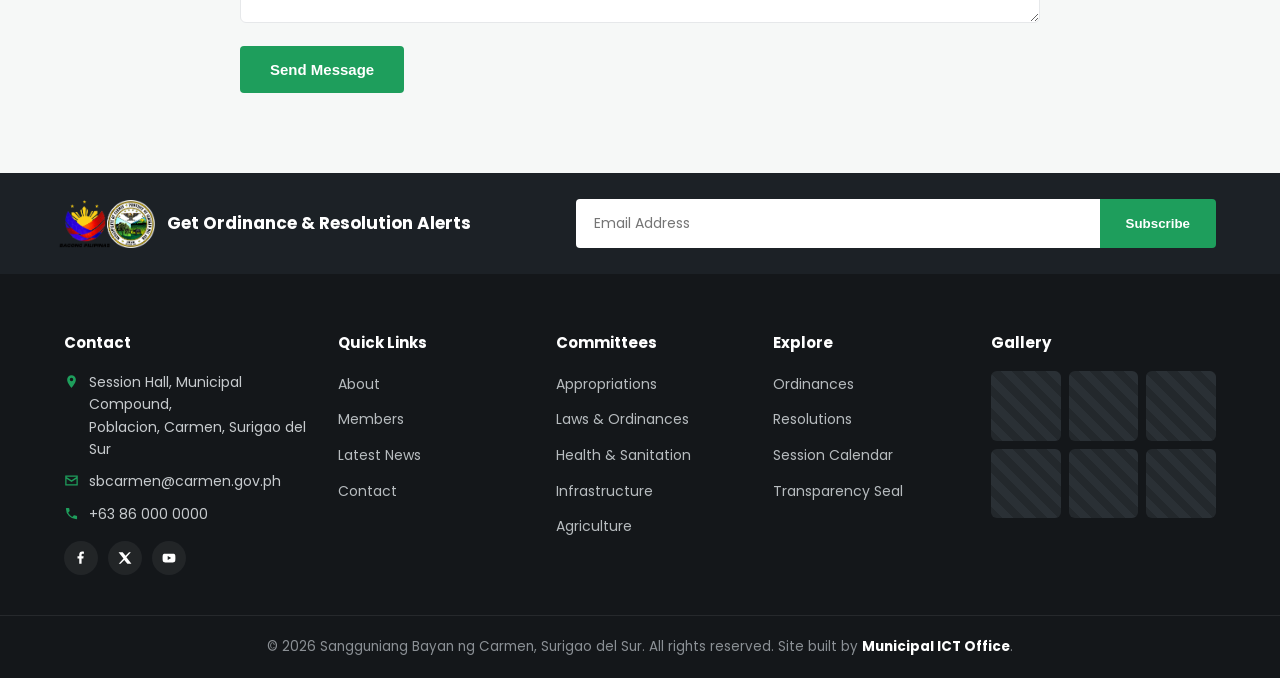
<file: contact.html>
<!DOCTYPE html>
<html lang="en">
<head>
<meta charset="UTF-8">
<meta name="viewport" content="width=device-width, initial-scale=1.0">
<title>Contact Us — Sangguniang Bayan ng Carmen</title>
<meta name="description" content="Get in touch with the Sangguniang Bayan ng Carmen, Surigao del Sur.">
<link rel="preconnect" href="https://fonts.googleapis.com">
<link href="https://fonts.googleapis.com/css2?family=Poppins:wght@400;500;600;700&family=Cardo:ital,wght@0,400;0,700;1,400&display=swap" rel="stylesheet">
<link rel="stylesheet" href="assets/css/style.css">
</head>
<body>

<div class="topbar">
  <div class="container">
    <div class="topbar-left">
      <div class="social-mini">
        <a href="#" aria-label="Facebook"><svg viewBox="0 0 24 24"><path d="M13 22v-9h3l.5-4H13V6.5c0-1.2.3-2 2-2h2V1.1C16.6 1 15.4 1 14 1c-3 0-5 1.8-5 5.2V9H6v4h3v9h4z"/></svg></a>
        <a href="#" aria-label="X / Twitter"><svg viewBox="0 0 24 24"><path d="M18.9 2H22l-7.6 8.7L23 22h-6.9l-5.4-6.6L4.4 22H1.3l8.1-9.3L1 2h7l4.9 6z"/></svg></a>
        <a href="#" aria-label="YouTube"><svg viewBox="0 0 24 24"><path d="M23 12s0-3.4-.4-5a3 3 0 0 0-2.1-2.1C18.9 4.5 12 4.5 12 4.5s-6.9 0-8.5.4A3 3 0 0 0 1.4 7C1 8.6 1 12 1 12s0 3.4.4 5a3 3 0 0 0 2.1 2.1c1.6.4 8.5.4 8.5.4s6.9 0 8.5-.4A3 3 0 0 0 22.6 17c.4-1.6.4-5 .4-5zM9.8 15.5v-7l6 3.5z"/></svg></a>
      </div>
      <span class="icon-text"><svg viewBox="0 0 24 24" width="14" height="14" fill="#1e9e5c"><path d="M2 4h20v16H2V4zm2 2v.5l8 5 8-5V6H4zm16 3.2-8 5-8-5V18h16V9.2z"/></svg> sbcarmen@carmen.gov.ph</span>
      <span class="icon-text"><svg viewBox="0 0 24 24" width="14" height="14" fill="#1e9e5c"><path d="M12 2a7 7 0 0 0-7 7c0 5.3 7 13 7 13s7-7.7 7-13a7 7 0 0 0-7-7zm0 9.5A2.5 2.5 0 1 1 12 6a2.5 2.5 0 0 1 0 5.5z"/></svg> Session Hall, Municipal Compound, Poblacion, Carmen, Surigao del Sur</span>
    </div>
    <div class="topbar-right">
      <span class="icon-text">Regular Session: Every Tuesday, 9:00 AM – SB Session Hall</span>
    </div>
  </div>
</div>

<header class="navbar">
  <div class="container">
    <a href="index.html" class="brand">
      <img src="assets/img/carmen-seal.png" alt="Official Seal of the Municipality of Carmen" class="brand-seal">
      <span class="brand-title-block">
        <span class="brand-eyebrow">Republic of the Philippines</span>
        <span class="brand-title">SANGGUNIANG BAYAN OF CARMEN</span>
        <span class="brand-subtitle">SURIGAO DEL SUR</span>
      </span>
    </a>
    <nav class="nav-links">
      <a href="index.html">Home</a>
      <a href="about.html">About</a>
      <a href="members.html">Members</a>
      <a href="ordinances.html">Ordinances</a>
      <a href="resolutions.html">Resolutions</a>
      <a href="news.html">News</a>
      <a href="contact.html" class="active">Contact</a>
    </nav>
    <div class="nav-actions">
      <button class="search-toggle" aria-label="Search"><svg viewBox="0 0 24 24"><path d="M15.5 14h-.8l-.3-.3a6.5 6.5 0 1 0-.7.7l.3.3v.8l5 5L20.5 19zM10 14a4 4 0 1 1 0-8 4 4 0 0 1 0 8z"/></svg></button>
      <a href="ordinances.html" class="btn btn-primary btn-sm">Search Records</a>
      <button class="hamburger" aria-label="Open menu"><span></span><span></span><span></span></button>
    </div>
  </div>
</header>

<div class="mobile-nav">
  <div class="mobile-nav-panel">
    <button class="mobile-nav-close" aria-label="Close menu">&times;</button>
    <ul>
      <li><a href="index.html">Home</a></li>
      <li><a href="about.html">About</a></li>
      <li><a href="members.html">Members</a></li>
      <li><a href="ordinances.html">Ordinances</a></li>
      <li><a href="resolutions.html">Resolutions</a></li>
      <li><a href="news.html">News</a></li>
      <li><a href="contact.html">Contact</a></li>
    </ul>
  </div>
</div>

<section class="page-hero">
  <div class="container">
    <h1>Contact Us</h1>
    <div class="breadcrumb"><a href="index.html">Home</a><span class="sep">/</span>Contact</div>
  </div>
</section>

<section class="section">
  <div class="container">
    <div class="contact-grid">
      <div>
        <div class="contact-info-card">
          <div class="quick-icon"><svg viewBox="0 0 24 24"><path d="M12 2a7 7 0 0 0-7 7c0 5.3 7 13 7 13s7-7.7 7-13a7 7 0 0 0-7-7zm0 9.5A2.5 2.5 0 1 1 12 6a2.5 2.5 0 0 1 0 5.5z"/></svg></div>
          <div>
            <strong>Office Address</strong>
            <p style="margin:4px 0 0;color:var(--text-muted);font-size:14px;">Session Hall, Sangguniang Bayan Office, Municipal Compound, Poblacion, Carmen, Surigao del Sur</p>
          </div>
        </div>
        <div class="contact-info-card">
          <div class="quick-icon"><svg viewBox="0 0 24 24"><path d="M2 4h20v16H2V4zm2 2v.5l8 5 8-5V6H4zm16 3.2-8 5-8-5V18h16V9.2z"/></svg></div>
          <div>
            <strong>Email</strong>
            <p style="margin:4px 0 0;color:var(--text-muted);font-size:14px;">sbcarmen@carmen.gov.ph</p>
          </div>
        </div>
        <div class="contact-info-card">
          <div class="quick-icon"><svg viewBox="0 0 24 24"><path d="M6.6 10.8a15 15 0 0 0 6.6 6.6l2.2-2.2a1 1 0 0 1 1-.25 11 11 0 0 0 3.5.55 1 1 0 0 1 1 1V20a1 1 0 0 1-1 1A17 17 0 0 1 3 4a1 1 0 0 1 1-1h3.5a1 1 0 0 1 1 1 11 11 0 0 0 .55 3.5 1 1 0 0 1-.25 1z"/></svg></div>
          <div>
            <strong>Phone</strong>
            <p style="margin:4px 0 0;color:var(--text-muted);font-size:14px;">+63 86 000 0000 (Trunk Line)</p>
          </div>
        </div>
        <div class="contact-info-card">
          <div class="quick-icon"><svg viewBox="0 0 24 24"><path d="M19 4h-1V2h-2v2H8V2H6v2H5a2 2 0 0 0-2 2v14a2 2 0 0 0 2 2h14a2 2 0 0 0 2-2V6a2 2 0 0 0-2-2zm0 16H5V9h14z"/></svg></div>
          <div>
            <strong>Office Hours</strong>
            <p style="margin:4px 0 0;color:var(--text-muted);font-size:14px;">Monday to Friday, 8:00 AM – 5:00 PM (Regular sessions every Tuesday, 9:00 AM)</p>
          </div>
        </div>
      </div>
      <div class="map-placeholder">
        <svg viewBox="0 0 24 24"><path d="M12 2a7 7 0 0 0-7 7c0 5.3 7 13 7 13s7-7.7 7-13a7 7 0 0 0-7-7zm0 9.5A2.5 2.5 0 1 1 12 6a2.5 2.5 0 0 1 0 5.5z"/></svg>
        Municipal Compound, Poblacion, Carmen, Surigao del Sur
      </div>
    </div>
  </div>
</section>

<section class="section section-soft">
  <div class="container">
    <div class="section-head">
      <div class="eyebrow">Send a Message</div>
      <h2>Reach Out to the Sanggunian</h2>
      <p>Have a concern, suggestion, or request for a copy of a legislative document? Send us a message.</p>
    </div>
    <form id="contact-form" class="form-grid" style="max-width:800px;margin:0 auto;">
      <div>
        <label for="cf-name">Full Name</label>
        <input type="text" id="cf-name" required>
      </div>
      <div>
        <label for="cf-email">Email Address</label>
        <input type="email" id="cf-email" required>
      </div>
      <div class="full">
        <label for="cf-subject">Subject</label>
        <select id="cf-subject">
          <option>General Inquiry</option>
          <option>Request a Copy of an Ordinance/Resolution</option>
          <option>Public Hearing Concern</option>
          <option>Other</option>
        </select>
      </div>
      <div class="full">
        <label for="cf-message">Message</label>
        <textarea id="cf-message" required></textarea>
      </div>
      <div class="full">
        <button type="submit" class="btn btn-primary">Send Message</button>
      </div>
    </form>
  </div>
</section>

<footer class="footer">
  <div class="footer-newsletter">
    <div class="container">
      <div class="brand">
        <img src="assets/img/carmen-seal.png" alt="Official Seal of the Municipality of Carmen" class="brand-seal">
        <span class="brand-text"><strong>Get Ordinance &amp; Resolution Alerts</strong></span>
      </div>
      <form class="newsletter-form">
        <input type="email" placeholder="Email Address" required>
        <button type="submit">Subscribe</button>
      </form>
    </div>
  </div>

  <div class="footer-main">
    <div class="container footer-grid">
      <div>
        <h4>Contact</h4>
        <ul class="footer-contact">
          <li><svg viewBox="0 0 24 24"><path d="M12 2a7 7 0 0 0-7 7c0 5.3 7 13 7 13s7-7.7 7-13a7 7 0 0 0-7-7zm0 9.5A2.5 2.5 0 1 1 12 6a2.5 2.5 0 0 1 0 5.5z"/></svg> Session Hall, Municipal Compound,<br>Poblacion, Carmen, Surigao del Sur</li>
          <li><svg viewBox="0 0 24 24"><path d="M2 4h20v16H2V4zm2 2v.5l8 5 8-5V6H4zm16 3.2-8 5-8-5V18h16V9.2z"/></svg> sbcarmen@carmen.gov.ph</li>
          <li><svg viewBox="0 0 24 24"><path d="M6.6 10.8a15 15 0 0 0 6.6 6.6l2.2-2.2a1 1 0 0 1 1-.25 11 11 0 0 0 3.5.55 1 1 0 0 1 1 1V20a1 1 0 0 1-1 1A17 17 0 0 1 3 4a1 1 0 0 1 1-1h3.5a1 1 0 0 1 1 1 11 11 0 0 0 .55 3.5 1 1 0 0 1-.25 1z"/></svg> +63 86 000 0000</li>
        </ul>
        <div class="footer-social">
          <a href="#" aria-label="Facebook"><svg viewBox="0 0 24 24"><path d="M13 22v-9h3l.5-4H13V6.5c0-1.2.3-2 2-2h2V1.1C16.6 1 15.4 1 14 1c-3 0-5 1.8-5 5.2V9H6v4h3v9h4z"/></svg></a>
          <a href="#" aria-label="X / Twitter"><svg viewBox="0 0 24 24"><path d="M18.9 2H22l-7.6 8.7L23 22h-6.9l-5.4-6.6L4.4 22H1.3l8.1-9.3L1 2h7l4.9 6z"/></svg></a>
          <a href="#" aria-label="YouTube"><svg viewBox="0 0 24 24"><path d="M23 12s0-3.4-.4-5a3 3 0 0 0-2.1-2.1C18.9 4.5 12 4.5 12 4.5s-6.9 0-8.5.4A3 3 0 0 0 1.4 7C1 8.6 1 12 1 12s0 3.4.4 5a3 3 0 0 0 2.1 2.1c1.6.4 8.5.4 8.5.4s6.9 0 8.5-.4A3 3 0 0 0 22.6 17c.4-1.6.4-5 .4-5zM9.8 15.5v-7l6 3.5z"/></svg></a>
        </div>
      </div>
      <div>
        <h4>Quick Links</h4>
        <ul>
          <li><a href="about.html">About</a></li>
          <li><a href="members.html">Members</a></li>
          <li><a href="news.html">Latest News</a></li>
          <li><a href="contact.html">Contact</a></li>
        </ul>
      </div>
      <div>
        <h4>Committees</h4>
        <ul>
          <li><a href="members.html">Appropriations</a></li>
          <li><a href="members.html">Laws &amp; Ordinances</a></li>
          <li><a href="members.html">Health &amp; Sanitation</a></li>
          <li><a href="members.html">Infrastructure</a></li>
          <li><a href="members.html">Agriculture</a></li>
        </ul>
      </div>
      <div>
        <h4>Explore</h4>
        <ul>
          <li><a href="ordinances.html">Ordinances</a></li>
          <li><a href="resolutions.html">Resolutions</a></li>
          <li><a href="#">Session Calendar</a></li>
          <li><a href="#">Transparency Seal</a></li>
        </ul>
      </div>
      <div>
        <h4>Gallery</h4>
        <div class="gallery-grid">
          <div></div><div></div><div></div>
          <div></div><div></div><div></div>
        </div>
      </div>
    </div>
  </div>

  <div class="footer-bottom">
    <div class="container">© 2026 Sangguniang Bayan ng Carmen, Surigao del Sur. All rights reserved. Site built by <strong>Municipal ICT Office</strong>.</div>
  </div>
</footer>

<button class="back-to-top" aria-label="Back to top"><svg viewBox="0 0 24 24"><path d="M12 5 4 13l1.4 1.4L11 8.8V19h2V8.8l5.6 5.6L20 13z"/></svg></button>

<script src="assets/js/main.js"></script>
</body>
</html>
</file>
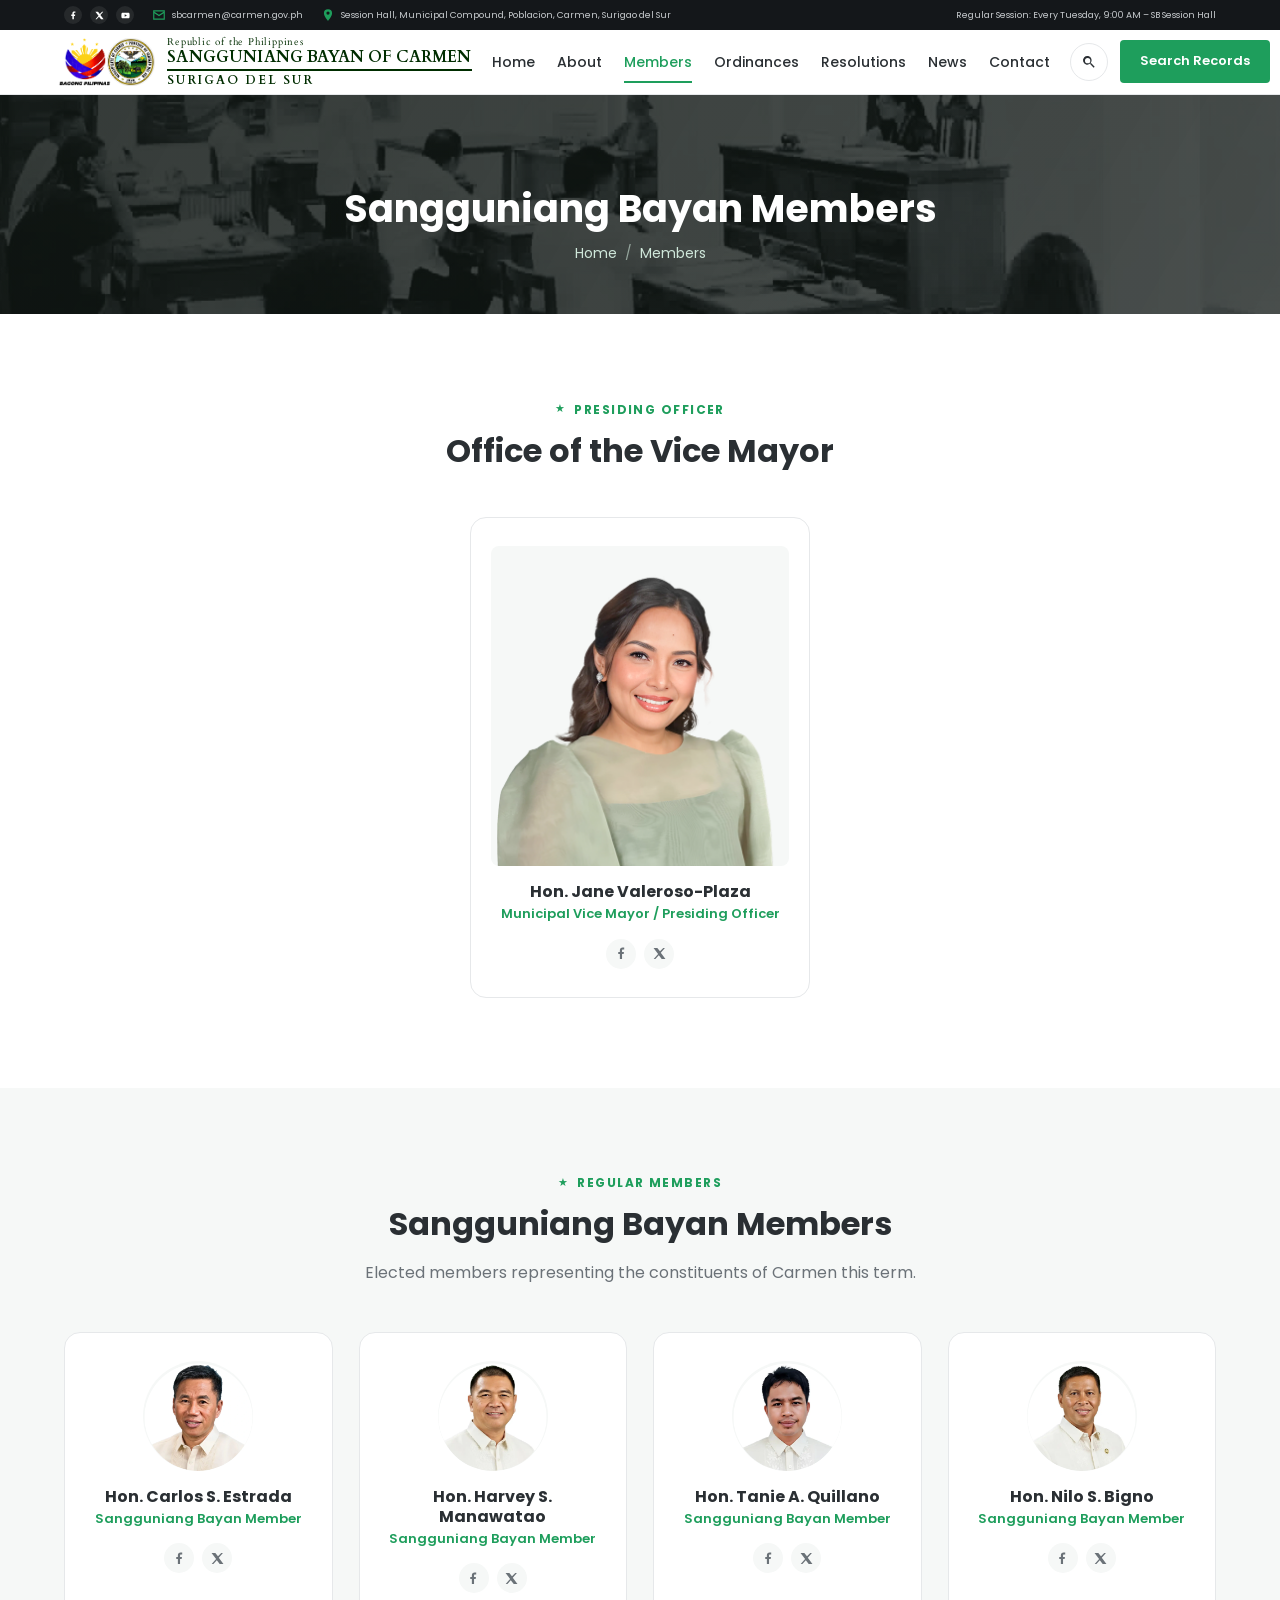
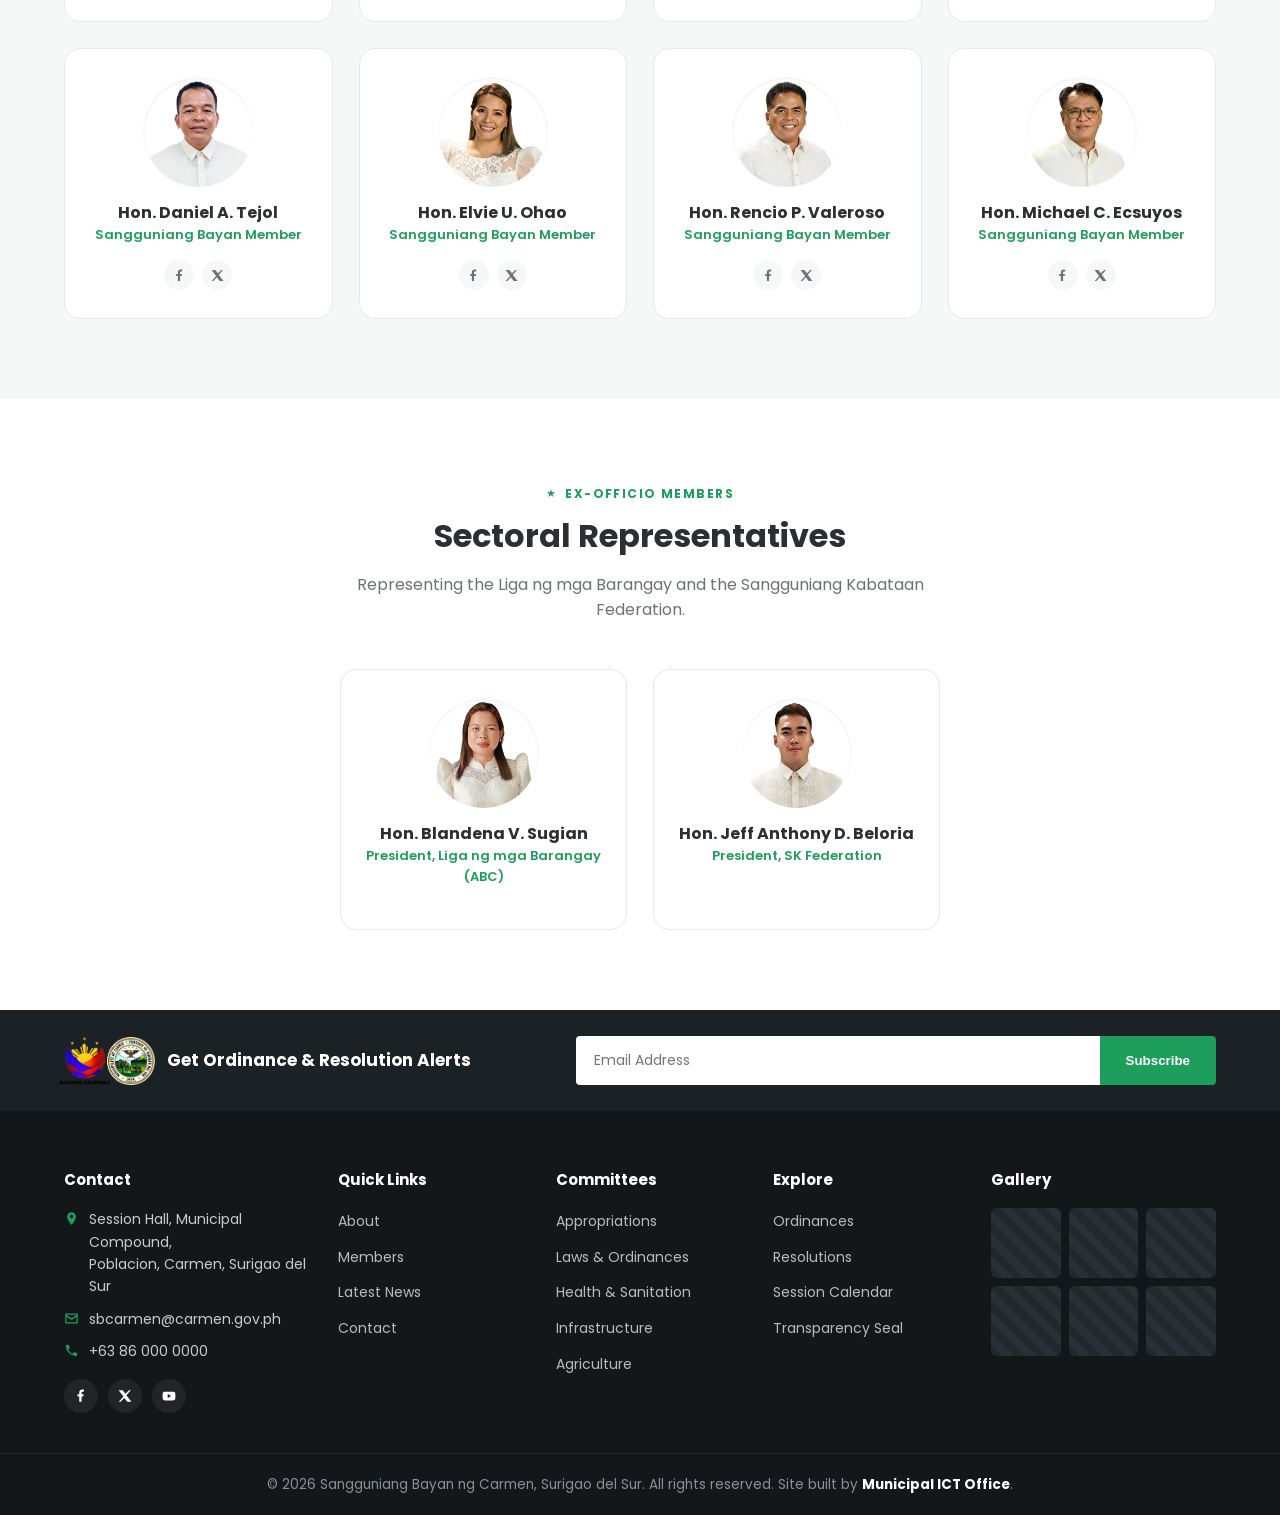
<file: members.html>
<!DOCTYPE html>
<html lang="en">
<head>
<meta charset="UTF-8">
<meta name="viewport" content="width=device-width, initial-scale=1.0">
<title>Council Members — Sangguniang Bayan ng Carmen</title>
<meta name="description" content="Meet the members of the Sangguniang Bayan ng Carmen, Surigao del Sur.">
<link rel="preconnect" href="https://fonts.googleapis.com">
<link href="https://fonts.googleapis.com/css2?family=Poppins:wght@400;500;600;700&family=Cardo:ital,wght@0,400;0,700;1,400&display=swap" rel="stylesheet">
<link rel="stylesheet" href="assets/css/style.css">
</head>
<body>

<div class="topbar">
  <div class="container">
    <div class="topbar-left">
      <div class="social-mini">
        <a href="#" aria-label="Facebook"><svg viewBox="0 0 24 24"><path d="M13 22v-9h3l.5-4H13V6.5c0-1.2.3-2 2-2h2V1.1C16.6 1 15.4 1 14 1c-3 0-5 1.8-5 5.2V9H6v4h3v9h4z"/></svg></a>
        <a href="#" aria-label="X / Twitter"><svg viewBox="0 0 24 24"><path d="M18.9 2H22l-7.6 8.7L23 22h-6.9l-5.4-6.6L4.4 22H1.3l8.1-9.3L1 2h7l4.9 6z"/></svg></a>
        <a href="#" aria-label="YouTube"><svg viewBox="0 0 24 24"><path d="M23 12s0-3.4-.4-5a3 3 0 0 0-2.1-2.1C18.9 4.5 12 4.5 12 4.5s-6.9 0-8.5.4A3 3 0 0 0 1.4 7C1 8.6 1 12 1 12s0 3.4.4 5a3 3 0 0 0 2.1 2.1c1.6.4 8.5.4 8.5.4s6.9 0 8.5-.4A3 3 0 0 0 22.6 17c.4-1.6.4-5 .4-5zM9.8 15.5v-7l6 3.5z"/></svg></a>
      </div>
      <span class="icon-text"><svg viewBox="0 0 24 24" width="14" height="14" fill="#1e9e5c"><path d="M2 4h20v16H2V4zm2 2v.5l8 5 8-5V6H4zm16 3.2-8 5-8-5V18h16V9.2z"/></svg> sbcarmen@carmen.gov.ph</span>
      <span class="icon-text"><svg viewBox="0 0 24 24" width="14" height="14" fill="#1e9e5c"><path d="M12 2a7 7 0 0 0-7 7c0 5.3 7 13 7 13s7-7.7 7-13a7 7 0 0 0-7-7zm0 9.5A2.5 2.5 0 1 1 12 6a2.5 2.5 0 0 1 0 5.5z"/></svg> Session Hall, Municipal Compound, Poblacion, Carmen, Surigao del Sur</span>
    </div>
    <div class="topbar-right">
      <span class="icon-text">Regular Session: Every Tuesday, 9:00 AM – SB Session Hall</span>
    </div>
  </div>
</div>

<header class="navbar">
  <div class="container">
    <a href="index.html" class="brand">
      <img src="assets/img/carmen-seal.png" alt="Official Seal of the Municipality of Carmen" class="brand-seal">
      <span class="brand-title-block">
        <span class="brand-eyebrow">Republic of the Philippines</span>
        <span class="brand-title">SANGGUNIANG BAYAN OF CARMEN</span>
        <span class="brand-subtitle">SURIGAO DEL SUR</span>
      </span>
    </a>
    <nav class="nav-links">
      <a href="index.html">Home</a>
      <a href="about.html">About</a>
      <a href="members.html" class="active">Members</a>
      <a href="ordinances.html">Ordinances</a>
      <a href="resolutions.html">Resolutions</a>
      <a href="news.html">News</a>
      <a href="contact.html">Contact</a>
    </nav>
    <div class="nav-actions">
      <button class="search-toggle" aria-label="Search"><svg viewBox="0 0 24 24"><path d="M15.5 14h-.8l-.3-.3a6.5 6.5 0 1 0-.7.7l.3.3v.8l5 5L20.5 19zM10 14a4 4 0 1 1 0-8 4 4 0 0 1 0 8z"/></svg></button>
      <a href="ordinances.html" class="btn btn-primary btn-sm">Search Records</a>
      <button class="hamburger" aria-label="Open menu"><span></span><span></span><span></span></button>
    </div>
  </div>
</header>

<div class="mobile-nav">
  <div class="mobile-nav-panel">
    <button class="mobile-nav-close" aria-label="Close menu">&times;</button>
    <ul>
      <li><a href="index.html">Home</a></li>
      <li><a href="about.html">About</a></li>
      <li><a href="members.html">Members</a></li>
      <li><a href="ordinances.html">Ordinances</a></li>
      <li><a href="resolutions.html">Resolutions</a></li>
      <li><a href="news.html">News</a></li>
      <li><a href="contact.html">Contact</a></li>
    </ul>
  </div>
</div>

<section class="page-hero">
  <div class="container">
    <h1>Sangguniang Bayan Members</h1>
    <div class="breadcrumb"><a href="index.html">Home</a><span class="sep">/</span>Members</div>
  </div>
</section>

<section class="section">
  <div class="container">
    <div class="section-head">
      <div class="eyebrow">Presiding Officer</div>
      <h2>Office of the Vice Mayor</h2>
    </div>
    <div class="member-grid" style="grid-template-columns:340px;justify-content:center;margin:0 auto 10px;max-width:340px;">
      <div class="member-card">
        <div class="avatar avatar-full"><img src="assets/img/members/vice-mayor-jane-valeroso-plaza.png" alt="Hon. Jane Valeroso-Plaza"></div>
        <h4>Hon. Jane Valeroso-Plaza</h4>
        <div class="member-role">Municipal Vice Mayor / Presiding Officer</div>
        <div class="member-social">
          <a href="#"><svg viewBox="0 0 24 24"><path d="M13 22v-9h3l.5-4H13V6.5c0-1.2.3-2 2-2h2V1.1C16.6 1 15.4 1 14 1c-3 0-5 1.8-5 5.2V9H6v4h3v9h4z"/></svg></a>
          <a href="#"><svg viewBox="0 0 24 24"><path d="M18.9 2H22l-7.6 8.7L23 22h-6.9l-5.4-6.6L4.4 22H1.3l8.1-9.3L1 2h7l4.9 6z"/></svg></a>
        </div>
      </div>
    </div>
  </div>
</section>

<section class="section section-soft">
  <div class="container">
    <div class="section-head">
      <div class="eyebrow">Regular Members</div>
      <h2>Sangguniang Bayan Members</h2>
      <p>Elected members representing the constituents of Carmen this term.</p>
    </div>
    <div class="member-grid">
      <div class="member-card">
        <div class="avatar"><img src="assets/img/members/member-1-carlos-estrada.webp" alt="Hon. Carlos S. Estrada"></div>
        <h4>Hon. Carlos S. Estrada</h4>
        <div class="member-role">Sangguniang Bayan Member</div>
        <div class="member-social">
          <a href="#"><svg viewBox="0 0 24 24"><path d="M13 22v-9h3l.5-4H13V6.5c0-1.2.3-2 2-2h2V1.1C16.6 1 15.4 1 14 1c-3 0-5 1.8-5 5.2V9H6v4h3v9h4z"/></svg></a>
          <a href="#"><svg viewBox="0 0 24 24"><path d="M18.9 2H22l-7.6 8.7L23 22h-6.9l-5.4-6.6L4.4 22H1.3l8.1-9.3L1 2h7l4.9 6z"/></svg></a>
        </div>
      </div>
      <div class="member-card">
        <div class="avatar"><img src="assets/img/members/member-2-harvey-manawatao.webp" alt="Hon. Harvey S. Manawatao"></div>
        <h4>Hon. Harvey S. Manawatao</h4>
        <div class="member-role">Sangguniang Bayan Member</div>
        <div class="member-social">
          <a href="#"><svg viewBox="0 0 24 24"><path d="M13 22v-9h3l.5-4H13V6.5c0-1.2.3-2 2-2h2V1.1C16.6 1 15.4 1 14 1c-3 0-5 1.8-5 5.2V9H6v4h3v9h4z"/></svg></a>
          <a href="#"><svg viewBox="0 0 24 24"><path d="M18.9 2H22l-7.6 8.7L23 22h-6.9l-5.4-6.6L4.4 22H1.3l8.1-9.3L1 2h7l4.9 6z"/></svg></a>
        </div>
      </div>
      <div class="member-card">
        <div class="avatar"><img src="assets/img/members/member-3-tanie-quillano.webp" alt="Hon. Tanie A. Quillano"></div>
        <h4>Hon. Tanie A. Quillano</h4>
        <div class="member-role">Sangguniang Bayan Member</div>
        <div class="member-social">
          <a href="#"><svg viewBox="0 0 24 24"><path d="M13 22v-9h3l.5-4H13V6.5c0-1.2.3-2 2-2h2V1.1C16.6 1 15.4 1 14 1c-3 0-5 1.8-5 5.2V9H6v4h3v9h4z"/></svg></a>
          <a href="#"><svg viewBox="0 0 24 24"><path d="M18.9 2H22l-7.6 8.7L23 22h-6.9l-5.4-6.6L4.4 22H1.3l8.1-9.3L1 2h7l4.9 6z"/></svg></a>
        </div>
      </div>
      <div class="member-card">
        <div class="avatar"><img src="assets/img/members/member-4-nilo-bigno.webp" alt="Hon. Nilo S. Bigno"></div>
        <h4>Hon. Nilo S. Bigno</h4>
        <div class="member-role">Sangguniang Bayan Member</div>
        <div class="member-social">
          <a href="#"><svg viewBox="0 0 24 24"><path d="M13 22v-9h3l.5-4H13V6.5c0-1.2.3-2 2-2h2V1.1C16.6 1 15.4 1 14 1c-3 0-5 1.8-5 5.2V9H6v4h3v9h4z"/></svg></a>
          <a href="#"><svg viewBox="0 0 24 24"><path d="M18.9 2H22l-7.6 8.7L23 22h-6.9l-5.4-6.6L4.4 22H1.3l8.1-9.3L1 2h7l4.9 6z"/></svg></a>
        </div>
      </div>
      <div class="member-card">
        <div class="avatar"><img src="assets/img/members/member-5-daniel-tejol.webp" alt="Hon. Daniel A. Tejol"></div>
        <h4>Hon. Daniel A. Tejol</h4>
        <div class="member-role">Sangguniang Bayan Member</div>
        <div class="member-social">
          <a href="#"><svg viewBox="0 0 24 24"><path d="M13 22v-9h3l.5-4H13V6.5c0-1.2.3-2 2-2h2V1.1C16.6 1 15.4 1 14 1c-3 0-5 1.8-5 5.2V9H6v4h3v9h4z"/></svg></a>
          <a href="#"><svg viewBox="0 0 24 24"><path d="M18.9 2H22l-7.6 8.7L23 22h-6.9l-5.4-6.6L4.4 22H1.3l8.1-9.3L1 2h7l4.9 6z"/></svg></a>
        </div>
      </div>
      <div class="member-card">
        <div class="avatar"><img src="assets/img/members/member-6-elvie-ohao.webp" alt="Hon. Elvie U. Ohao"></div>
        <h4>Hon. Elvie U. Ohao</h4>
        <div class="member-role">Sangguniang Bayan Member</div>
        <div class="member-social">
          <a href="#"><svg viewBox="0 0 24 24"><path d="M13 22v-9h3l.5-4H13V6.5c0-1.2.3-2 2-2h2V1.1C16.6 1 15.4 1 14 1c-3 0-5 1.8-5 5.2V9H6v4h3v9h4z"/></svg></a>
          <a href="#"><svg viewBox="0 0 24 24"><path d="M18.9 2H22l-7.6 8.7L23 22h-6.9l-5.4-6.6L4.4 22H1.3l8.1-9.3L1 2h7l4.9 6z"/></svg></a>
        </div>
      </div>
      <div class="member-card">
        <div class="avatar"><img src="assets/img/members/member-7-rencio-valeroso.webp" alt="Hon. Rencio P. Valeroso"></div>
        <h4>Hon. Rencio P. Valeroso</h4>
        <div class="member-role">Sangguniang Bayan Member</div>
        <div class="member-social">
          <a href="#"><svg viewBox="0 0 24 24"><path d="M13 22v-9h3l.5-4H13V6.5c0-1.2.3-2 2-2h2V1.1C16.6 1 15.4 1 14 1c-3 0-5 1.8-5 5.2V9H6v4h3v9h4z"/></svg></a>
          <a href="#"><svg viewBox="0 0 24 24"><path d="M18.9 2H22l-7.6 8.7L23 22h-6.9l-5.4-6.6L4.4 22H1.3l8.1-9.3L1 2h7l4.9 6z"/></svg></a>
        </div>
      </div>
      <div class="member-card">
        <div class="avatar"><img src="assets/img/members/member-8-michael-ecsuyos.webp" alt="Hon. Michael C. Ecsuyos"></div>
        <h4>Hon. Michael C. Ecsuyos</h4>
        <div class="member-role">Sangguniang Bayan Member</div>
        <div class="member-social">
          <a href="#"><svg viewBox="0 0 24 24"><path d="M13 22v-9h3l.5-4H13V6.5c0-1.2.3-2 2-2h2V1.1C16.6 1 15.4 1 14 1c-3 0-5 1.8-5 5.2V9H6v4h3v9h4z"/></svg></a>
          <a href="#"><svg viewBox="0 0 24 24"><path d="M18.9 2H22l-7.6 8.7L23 22h-6.9l-5.4-6.6L4.4 22H1.3l8.1-9.3L1 2h7l4.9 6z"/></svg></a>
        </div>
      </div>
    </div>
  </div>
</section>

<section class="section">
  <div class="container">
    <div class="section-head">
      <div class="eyebrow">Ex-Officio Members</div>
      <h2>Sectoral Representatives</h2>
      <p>Representing the Liga ng mga Barangay and the Sangguniang Kabataan Federation.</p>
    </div>
    <div class="member-grid" style="grid-template-columns:repeat(2,1fr);max-width:600px;margin:0 auto;">
      <div class="member-card">
        <div class="avatar"><img src="assets/img/members/abc-president-blandena-sugian.webp" alt="Hon. Blandena V. Sugian"></div>
        <h4>Hon. Blandena V. Sugian</h4>
        <div class="member-role">President, Liga ng mga Barangay (ABC)</div>
      </div>
      <div class="member-card">
        <div class="avatar"><img src="assets/img/members/sk-president-jeff-beloria.webp" alt="Hon. Jeff Anthony D. Beloria"></div>
        <h4>Hon. Jeff Anthony D. Beloria</h4>
        <div class="member-role">President, SK Federation</div>
      </div>
    </div>
  </div>
</section>

<footer class="footer">
  <div class="footer-newsletter">
    <div class="container">
      <div class="brand">
        <img src="assets/img/carmen-seal.png" alt="Official Seal of the Municipality of Carmen" class="brand-seal">
        <span class="brand-text"><strong>Get Ordinance &amp; Resolution Alerts</strong></span>
      </div>
      <form class="newsletter-form">
        <input type="email" placeholder="Email Address" required>
        <button type="submit">Subscribe</button>
      </form>
    </div>
  </div>

  <div class="footer-main">
    <div class="container footer-grid">
      <div>
        <h4>Contact</h4>
        <ul class="footer-contact">
          <li><svg viewBox="0 0 24 24"><path d="M12 2a7 7 0 0 0-7 7c0 5.3 7 13 7 13s7-7.7 7-13a7 7 0 0 0-7-7zm0 9.5A2.5 2.5 0 1 1 12 6a2.5 2.5 0 0 1 0 5.5z"/></svg> Session Hall, Municipal Compound,<br>Poblacion, Carmen, Surigao del Sur</li>
          <li><svg viewBox="0 0 24 24"><path d="M2 4h20v16H2V4zm2 2v.5l8 5 8-5V6H4zm16 3.2-8 5-8-5V18h16V9.2z"/></svg> sbcarmen@carmen.gov.ph</li>
          <li><svg viewBox="0 0 24 24"><path d="M6.6 10.8a15 15 0 0 0 6.6 6.6l2.2-2.2a1 1 0 0 1 1-.25 11 11 0 0 0 3.5.55 1 1 0 0 1 1 1V20a1 1 0 0 1-1 1A17 17 0 0 1 3 4a1 1 0 0 1 1-1h3.5a1 1 0 0 1 1 1 11 11 0 0 0 .55 3.5 1 1 0 0 1-.25 1z"/></svg> +63 86 000 0000</li>
        </ul>
        <div class="footer-social">
          <a href="#" aria-label="Facebook"><svg viewBox="0 0 24 24"><path d="M13 22v-9h3l.5-4H13V6.5c0-1.2.3-2 2-2h2V1.1C16.6 1 15.4 1 14 1c-3 0-5 1.8-5 5.2V9H6v4h3v9h4z"/></svg></a>
          <a href="#" aria-label="X / Twitter"><svg viewBox="0 0 24 24"><path d="M18.9 2H22l-7.6 8.7L23 22h-6.9l-5.4-6.6L4.4 22H1.3l8.1-9.3L1 2h7l4.9 6z"/></svg></a>
          <a href="#" aria-label="YouTube"><svg viewBox="0 0 24 24"><path d="M23 12s0-3.4-.4-5a3 3 0 0 0-2.1-2.1C18.9 4.5 12 4.5 12 4.5s-6.9 0-8.5.4A3 3 0 0 0 1.4 7C1 8.6 1 12 1 12s0 3.4.4 5a3 3 0 0 0 2.1 2.1c1.6.4 8.5.4 8.5.4s6.9 0 8.5-.4A3 3 0 0 0 22.6 17c.4-1.6.4-5 .4-5zM9.8 15.5v-7l6 3.5z"/></svg></a>
        </div>
      </div>
      <div>
        <h4>Quick Links</h4>
        <ul>
          <li><a href="about.html">About</a></li>
          <li><a href="members.html">Members</a></li>
          <li><a href="news.html">Latest News</a></li>
          <li><a href="contact.html">Contact</a></li>
        </ul>
      </div>
      <div>
        <h4>Committees</h4>
        <ul>
          <li><a href="members.html">Appropriations</a></li>
          <li><a href="members.html">Laws &amp; Ordinances</a></li>
          <li><a href="members.html">Health &amp; Sanitation</a></li>
          <li><a href="members.html">Infrastructure</a></li>
          <li><a href="members.html">Agriculture</a></li>
        </ul>
      </div>
      <div>
        <h4>Explore</h4>
        <ul>
          <li><a href="ordinances.html">Ordinances</a></li>
          <li><a href="resolutions.html">Resolutions</a></li>
          <li><a href="#">Session Calendar</a></li>
          <li><a href="#">Transparency Seal</a></li>
        </ul>
      </div>
      <div>
        <h4>Gallery</h4>
        <div class="gallery-grid">
          <div></div><div></div><div></div>
          <div></div><div></div><div></div>
        </div>
      </div>
    </div>
  </div>

  <div class="footer-bottom">
    <div class="container">© 2026 Sangguniang Bayan ng Carmen, Surigao del Sur. All rights reserved. Site built by <strong>Municipal ICT Office</strong>.</div>
  </div>
</footer>

<button class="back-to-top" aria-label="Back to top"><svg viewBox="0 0 24 24"><path d="M12 5 4 13l1.4 1.4L11 8.8V19h2V8.8l5.6 5.6L20 13z"/></svg></button>

<script src="assets/js/main.js"></script>
</body>
</html>
</file>
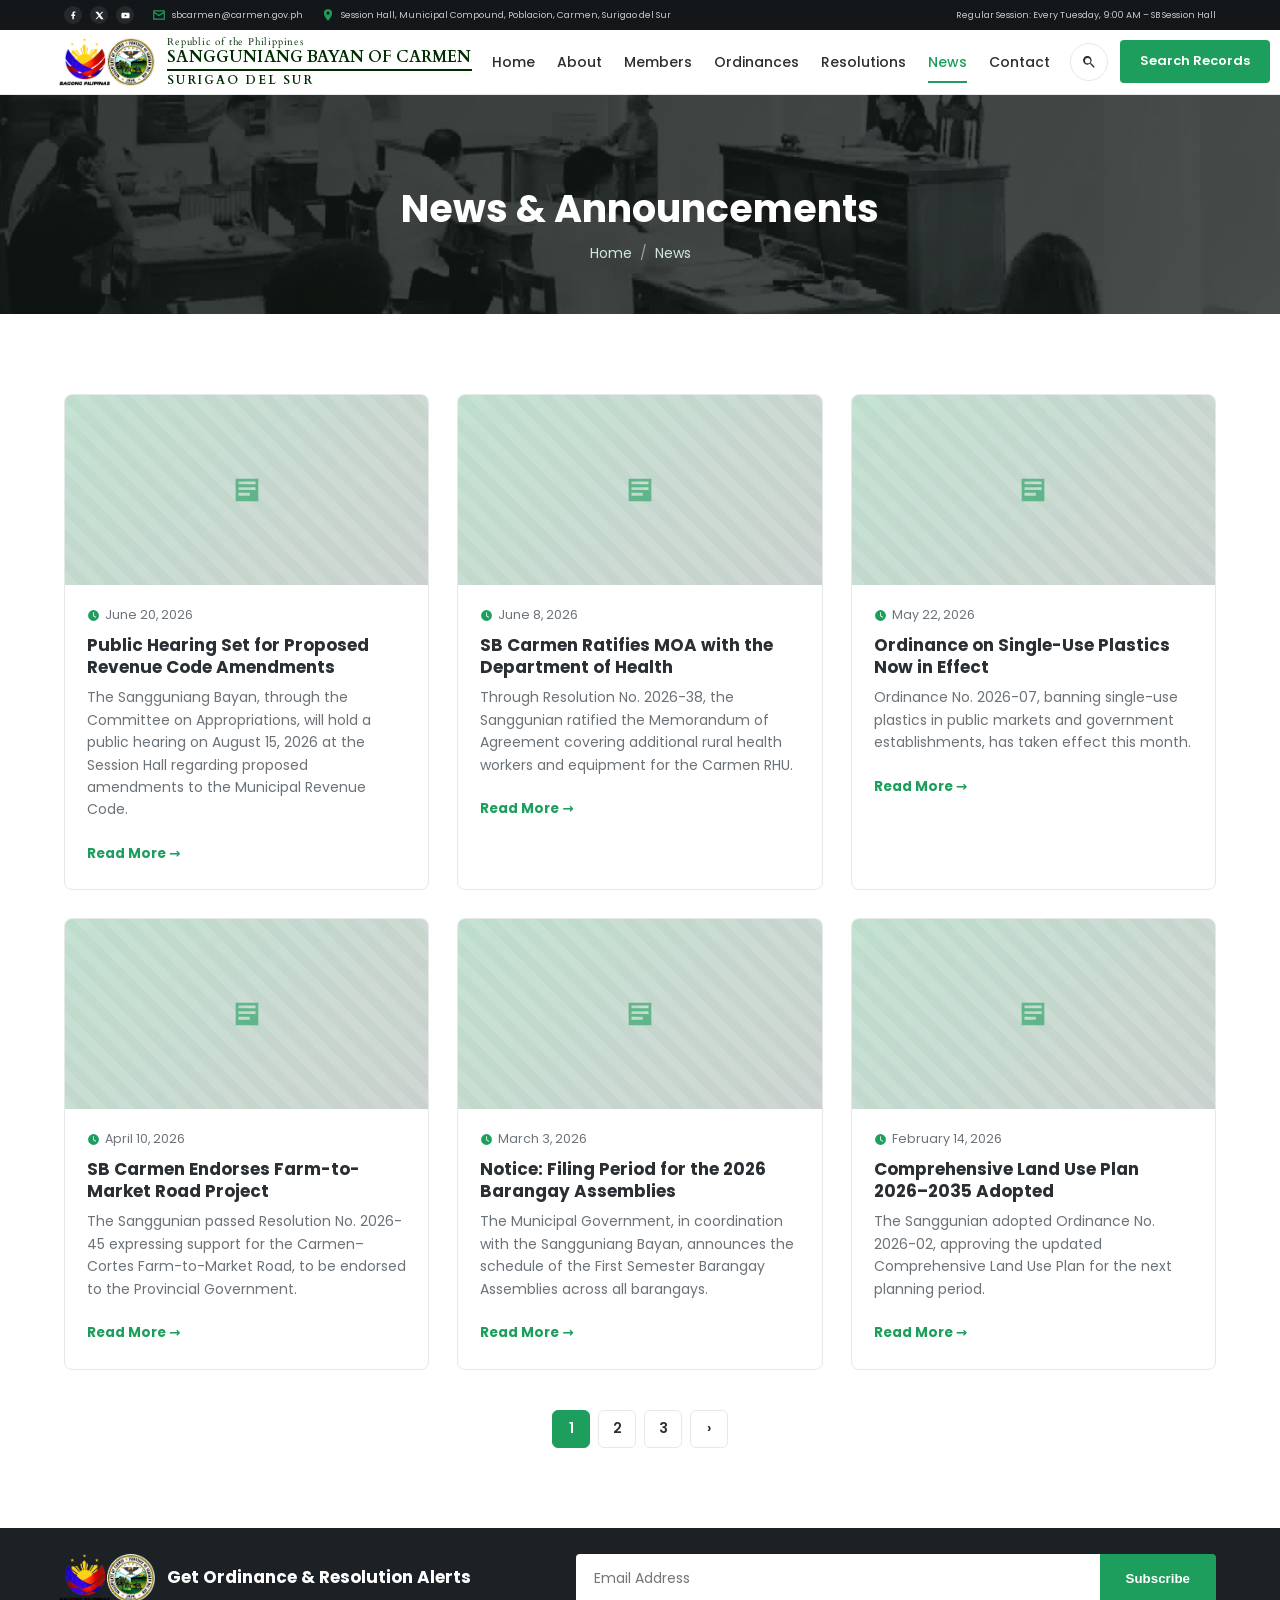
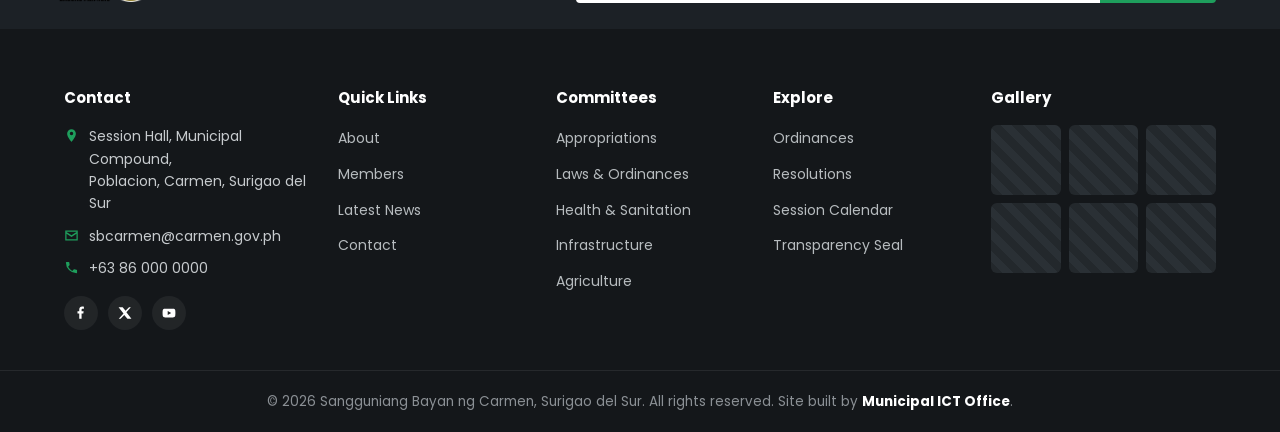
<file: news.html>
<!DOCTYPE html>
<html lang="en">
<head>
<meta charset="UTF-8">
<meta name="viewport" content="width=device-width, initial-scale=1.0">
<title>News &amp; Announcements — Sangguniang Bayan ng Carmen</title>
<meta name="description" content="News, session highlights, and public notices from the Sangguniang Bayan ng Carmen, Surigao del Sur.">
<link rel="preconnect" href="https://fonts.googleapis.com">
<link href="https://fonts.googleapis.com/css2?family=Poppins:wght@400;500;600;700&family=Cardo:ital,wght@0,400;0,700;1,400&display=swap" rel="stylesheet">
<link rel="stylesheet" href="assets/css/style.css">
</head>
<body>

<div class="topbar">
  <div class="container">
    <div class="topbar-left">
      <div class="social-mini">
        <a href="#" aria-label="Facebook"><svg viewBox="0 0 24 24"><path d="M13 22v-9h3l.5-4H13V6.5c0-1.2.3-2 2-2h2V1.1C16.6 1 15.4 1 14 1c-3 0-5 1.8-5 5.2V9H6v4h3v9h4z"/></svg></a>
        <a href="#" aria-label="X / Twitter"><svg viewBox="0 0 24 24"><path d="M18.9 2H22l-7.6 8.7L23 22h-6.9l-5.4-6.6L4.4 22H1.3l8.1-9.3L1 2h7l4.9 6z"/></svg></a>
        <a href="#" aria-label="YouTube"><svg viewBox="0 0 24 24"><path d="M23 12s0-3.4-.4-5a3 3 0 0 0-2.1-2.1C18.9 4.5 12 4.5 12 4.5s-6.9 0-8.5.4A3 3 0 0 0 1.4 7C1 8.6 1 12 1 12s0 3.4.4 5a3 3 0 0 0 2.1 2.1c1.6.4 8.5.4 8.5.4s6.9 0 8.5-.4A3 3 0 0 0 22.6 17c.4-1.6.4-5 .4-5zM9.8 15.5v-7l6 3.5z"/></svg></a>
      </div>
      <span class="icon-text"><svg viewBox="0 0 24 24" width="14" height="14" fill="#1e9e5c"><path d="M2 4h20v16H2V4zm2 2v.5l8 5 8-5V6H4zm16 3.2-8 5-8-5V18h16V9.2z"/></svg> sbcarmen@carmen.gov.ph</span>
      <span class="icon-text"><svg viewBox="0 0 24 24" width="14" height="14" fill="#1e9e5c"><path d="M12 2a7 7 0 0 0-7 7c0 5.3 7 13 7 13s7-7.7 7-13a7 7 0 0 0-7-7zm0 9.5A2.5 2.5 0 1 1 12 6a2.5 2.5 0 0 1 0 5.5z"/></svg> Session Hall, Municipal Compound, Poblacion, Carmen, Surigao del Sur</span>
    </div>
    <div class="topbar-right">
      <span class="icon-text">Regular Session: Every Tuesday, 9:00 AM – SB Session Hall</span>
    </div>
  </div>
</div>

<header class="navbar">
  <div class="container">
    <a href="index.html" class="brand">
      <img src="assets/img/carmen-seal.png" alt="Official Seal of the Municipality of Carmen" class="brand-seal">
      <span class="brand-title-block">
        <span class="brand-eyebrow">Republic of the Philippines</span>
        <span class="brand-title">SANGGUNIANG BAYAN OF CARMEN</span>
        <span class="brand-subtitle">SURIGAO DEL SUR</span>
      </span>
    </a>
    <nav class="nav-links">
      <a href="index.html">Home</a>
      <a href="about.html">About</a>
      <a href="members.html">Members</a>
      <a href="ordinances.html">Ordinances</a>
      <a href="resolutions.html">Resolutions</a>
      <a href="news.html" class="active">News</a>
      <a href="contact.html">Contact</a>
    </nav>
    <div class="nav-actions">
      <button class="search-toggle" aria-label="Search"><svg viewBox="0 0 24 24"><path d="M15.5 14h-.8l-.3-.3a6.5 6.5 0 1 0-.7.7l.3.3v.8l5 5L20.5 19zM10 14a4 4 0 1 1 0-8 4 4 0 0 1 0 8z"/></svg></button>
      <a href="ordinances.html" class="btn btn-primary btn-sm">Search Records</a>
      <button class="hamburger" aria-label="Open menu"><span></span><span></span><span></span></button>
    </div>
  </div>
</header>

<div class="mobile-nav">
  <div class="mobile-nav-panel">
    <button class="mobile-nav-close" aria-label="Close menu">&times;</button>
    <ul>
      <li><a href="index.html">Home</a></li>
      <li><a href="about.html">About</a></li>
      <li><a href="members.html">Members</a></li>
      <li><a href="ordinances.html">Ordinances</a></li>
      <li><a href="resolutions.html">Resolutions</a></li>
      <li><a href="news.html">News</a></li>
      <li><a href="contact.html">Contact</a></li>
    </ul>
  </div>
</div>

<section class="page-hero">
  <div class="container">
    <h1>News &amp; Announcements</h1>
    <div class="breadcrumb"><a href="index.html">Home</a><span class="sep">/</span>News</div>
  </div>
</section>

<section class="section">
  <div class="container">
    <div class="news-grid">

      <div class="news-card">
        <div class="news-thumb"><svg viewBox="0 0 24 24"><path d="M4 4h16v16H4V4zm2 4h12V6H6zm0 4h12v-2H6zm0 4h8v-2H6z"/></svg></div>
        <div class="news-body">
          <div class="news-meta"><span><svg viewBox="0 0 24 24"><path d="M12 2a10 10 0 1 0 0 20 10 10 0 0 0 0-20zm1 10.6 4 2.3-.7 1.2-4.8-2.8V6h1.5z"/></svg> June 20, 2026</span></div>
          <h3>Public Hearing Set for Proposed Revenue Code Amendments</h3>
          <p style="font-size:14px;color:var(--text-muted);">The Sangguniang Bayan, through the Committee on Appropriations, will hold a public hearing on August 15, 2026 at the Session Hall regarding proposed amendments to the Municipal Revenue Code.</p>
          <a href="#" class="read-more">Read More →</a>
        </div>
      </div>

      <div class="news-card">
        <div class="news-thumb"><svg viewBox="0 0 24 24"><path d="M4 4h16v16H4V4zm2 4h12V6H6zm0 4h12v-2H6zm0 4h8v-2H6z"/></svg></div>
        <div class="news-body">
          <div class="news-meta"><span><svg viewBox="0 0 24 24"><path d="M12 2a10 10 0 1 0 0 20 10 10 0 0 0 0-20zm1 10.6 4 2.3-.7 1.2-4.8-2.8V6h1.5z"/></svg> June 8, 2026</span></div>
          <h3>SB Carmen Ratifies MOA with the Department of Health</h3>
          <p style="font-size:14px;color:var(--text-muted);">Through Resolution No. 2026-38, the Sanggunian ratified the Memorandum of Agreement covering additional rural health workers and equipment for the Carmen RHU.</p>
          <a href="resolution-detail.html?id=res-2026-38" class="read-more">Read More →</a>
        </div>
      </div>

      <div class="news-card">
        <div class="news-thumb"><svg viewBox="0 0 24 24"><path d="M4 4h16v16H4V4zm2 4h12V6H6zm0 4h12v-2H6zm0 4h8v-2H6z"/></svg></div>
        <div class="news-body">
          <div class="news-meta"><span><svg viewBox="0 0 24 24"><path d="M12 2a10 10 0 1 0 0 20 10 10 0 0 0 0-20zm1 10.6 4 2.3-.7 1.2-4.8-2.8V6h1.5z"/></svg> May 22, 2026</span></div>
          <h3>Ordinance on Single-Use Plastics Now in Effect</h3>
          <p style="font-size:14px;color:var(--text-muted);">Ordinance No. 2026-07, banning single-use plastics in public markets and government establishments, has taken effect this month.</p>
          <a href="ordinance-detail.html?id=ord-2026-07" class="read-more">Read More →</a>
        </div>
      </div>

      <div class="news-card">
        <div class="news-thumb"><svg viewBox="0 0 24 24"><path d="M4 4h16v16H4V4zm2 4h12V6H6zm0 4h12v-2H6zm0 4h8v-2H6z"/></svg></div>
        <div class="news-body">
          <div class="news-meta"><span><svg viewBox="0 0 24 24"><path d="M12 2a10 10 0 1 0 0 20 10 10 0 0 0 0-20zm1 10.6 4 2.3-.7 1.2-4.8-2.8V6h1.5z"/></svg> April 10, 2026</span></div>
          <h3>SB Carmen Endorses Farm-to-Market Road Project</h3>
          <p style="font-size:14px;color:var(--text-muted);">The Sanggunian passed Resolution No. 2026-45 expressing support for the Carmen–Cortes Farm-to-Market Road, to be endorsed to the Provincial Government.</p>
          <a href="resolution-detail.html?id=res-2026-45" class="read-more">Read More →</a>
        </div>
      </div>

      <div class="news-card">
        <div class="news-thumb"><svg viewBox="0 0 24 24"><path d="M4 4h16v16H4V4zm2 4h12V6H6zm0 4h12v-2H6zm0 4h8v-2H6z"/></svg></div>
        <div class="news-body">
          <div class="news-meta"><span><svg viewBox="0 0 24 24"><path d="M12 2a10 10 0 1 0 0 20 10 10 0 0 0 0-20zm1 10.6 4 2.3-.7 1.2-4.8-2.8V6h1.5z"/></svg> March 3, 2026</span></div>
          <h3>Notice: Filing Period for the 2026 Barangay Assemblies</h3>
          <p style="font-size:14px;color:var(--text-muted);">The Municipal Government, in coordination with the Sangguniang Bayan, announces the schedule of the First Semester Barangay Assemblies across all barangays.</p>
          <a href="#" class="read-more">Read More →</a>
        </div>
      </div>

      <div class="news-card">
        <div class="news-thumb"><svg viewBox="0 0 24 24"><path d="M4 4h16v16H4V4zm2 4h12V6H6zm0 4h12v-2H6zm0 4h8v-2H6z"/></svg></div>
        <div class="news-body">
          <div class="news-meta"><span><svg viewBox="0 0 24 24"><path d="M12 2a10 10 0 1 0 0 20 10 10 0 0 0 0-20zm1 10.6 4 2.3-.7 1.2-4.8-2.8V6h1.5z"/></svg> February 14, 2026</span></div>
          <h3>Comprehensive Land Use Plan 2026–2035 Adopted</h3>
          <p style="font-size:14px;color:var(--text-muted);">The Sanggunian adopted Ordinance No. 2026-02, approving the updated Comprehensive Land Use Plan for the next planning period.</p>
          <a href="ordinance-detail.html?id=ord-2026-02" class="read-more">Read More →</a>
        </div>
      </div>

    </div>

    <div class="pagination">
      <span class="active">1</span>
      <a href="#">2</a>
      <a href="#">3</a>
      <a href="#">›</a>
    </div>
  </div>
</section>

<footer class="footer">
  <div class="footer-newsletter">
    <div class="container">
      <div class="brand">
        <img src="assets/img/carmen-seal.png" alt="Official Seal of the Municipality of Carmen" class="brand-seal">
        <span class="brand-text"><strong>Get Ordinance &amp; Resolution Alerts</strong></span>
      </div>
      <form class="newsletter-form">
        <input type="email" placeholder="Email Address" required>
        <button type="submit">Subscribe</button>
      </form>
    </div>
  </div>

  <div class="footer-main">
    <div class="container footer-grid">
      <div>
        <h4>Contact</h4>
        <ul class="footer-contact">
          <li><svg viewBox="0 0 24 24"><path d="M12 2a7 7 0 0 0-7 7c0 5.3 7 13 7 13s7-7.7 7-13a7 7 0 0 0-7-7zm0 9.5A2.5 2.5 0 1 1 12 6a2.5 2.5 0 0 1 0 5.5z"/></svg> Session Hall, Municipal Compound,<br>Poblacion, Carmen, Surigao del Sur</li>
          <li><svg viewBox="0 0 24 24"><path d="M2 4h20v16H2V4zm2 2v.5l8 5 8-5V6H4zm16 3.2-8 5-8-5V18h16V9.2z"/></svg> sbcarmen@carmen.gov.ph</li>
          <li><svg viewBox="0 0 24 24"><path d="M6.6 10.8a15 15 0 0 0 6.6 6.6l2.2-2.2a1 1 0 0 1 1-.25 11 11 0 0 0 3.5.55 1 1 0 0 1 1 1V20a1 1 0 0 1-1 1A17 17 0 0 1 3 4a1 1 0 0 1 1-1h3.5a1 1 0 0 1 1 1 11 11 0 0 0 .55 3.5 1 1 0 0 1-.25 1z"/></svg> +63 86 000 0000</li>
        </ul>
        <div class="footer-social">
          <a href="#" aria-label="Facebook"><svg viewBox="0 0 24 24"><path d="M13 22v-9h3l.5-4H13V6.5c0-1.2.3-2 2-2h2V1.1C16.6 1 15.4 1 14 1c-3 0-5 1.8-5 5.2V9H6v4h3v9h4z"/></svg></a>
          <a href="#" aria-label="X / Twitter"><svg viewBox="0 0 24 24"><path d="M18.9 2H22l-7.6 8.7L23 22h-6.9l-5.4-6.6L4.4 22H1.3l8.1-9.3L1 2h7l4.9 6z"/></svg></a>
          <a href="#" aria-label="YouTube"><svg viewBox="0 0 24 24"><path d="M23 12s0-3.4-.4-5a3 3 0 0 0-2.1-2.1C18.9 4.5 12 4.5 12 4.5s-6.9 0-8.5.4A3 3 0 0 0 1.4 7C1 8.6 1 12 1 12s0 3.4.4 5a3 3 0 0 0 2.1 2.1c1.6.4 8.5.4 8.5.4s6.9 0 8.5-.4A3 3 0 0 0 22.6 17c.4-1.6.4-5 .4-5zM9.8 15.5v-7l6 3.5z"/></svg></a>
        </div>
      </div>
      <div>
        <h4>Quick Links</h4>
        <ul>
          <li><a href="about.html">About</a></li>
          <li><a href="members.html">Members</a></li>
          <li><a href="news.html">Latest News</a></li>
          <li><a href="contact.html">Contact</a></li>
        </ul>
      </div>
      <div>
        <h4>Committees</h4>
        <ul>
          <li><a href="members.html">Appropriations</a></li>
          <li><a href="members.html">Laws &amp; Ordinances</a></li>
          <li><a href="members.html">Health &amp; Sanitation</a></li>
          <li><a href="members.html">Infrastructure</a></li>
          <li><a href="members.html">Agriculture</a></li>
        </ul>
      </div>
      <div>
        <h4>Explore</h4>
        <ul>
          <li><a href="ordinances.html">Ordinances</a></li>
          <li><a href="resolutions.html">Resolutions</a></li>
          <li><a href="#">Session Calendar</a></li>
          <li><a href="#">Transparency Seal</a></li>
        </ul>
      </div>
      <div>
        <h4>Gallery</h4>
        <div class="gallery-grid">
          <div></div><div></div><div></div>
          <div></div><div></div><div></div>
        </div>
      </div>
    </div>
  </div>

  <div class="footer-bottom">
    <div class="container">© 2026 Sangguniang Bayan ng Carmen, Surigao del Sur. All rights reserved. Site built by <strong>Municipal ICT Office</strong>.</div>
  </div>
</footer>

<button class="back-to-top" aria-label="Back to top"><svg viewBox="0 0 24 24"><path d="M12 5 4 13l1.4 1.4L11 8.8V19h2V8.8l5.6 5.6L20 13z"/></svg></button>

<script src="assets/js/main.js"></script>
</body>
</html>
</file>
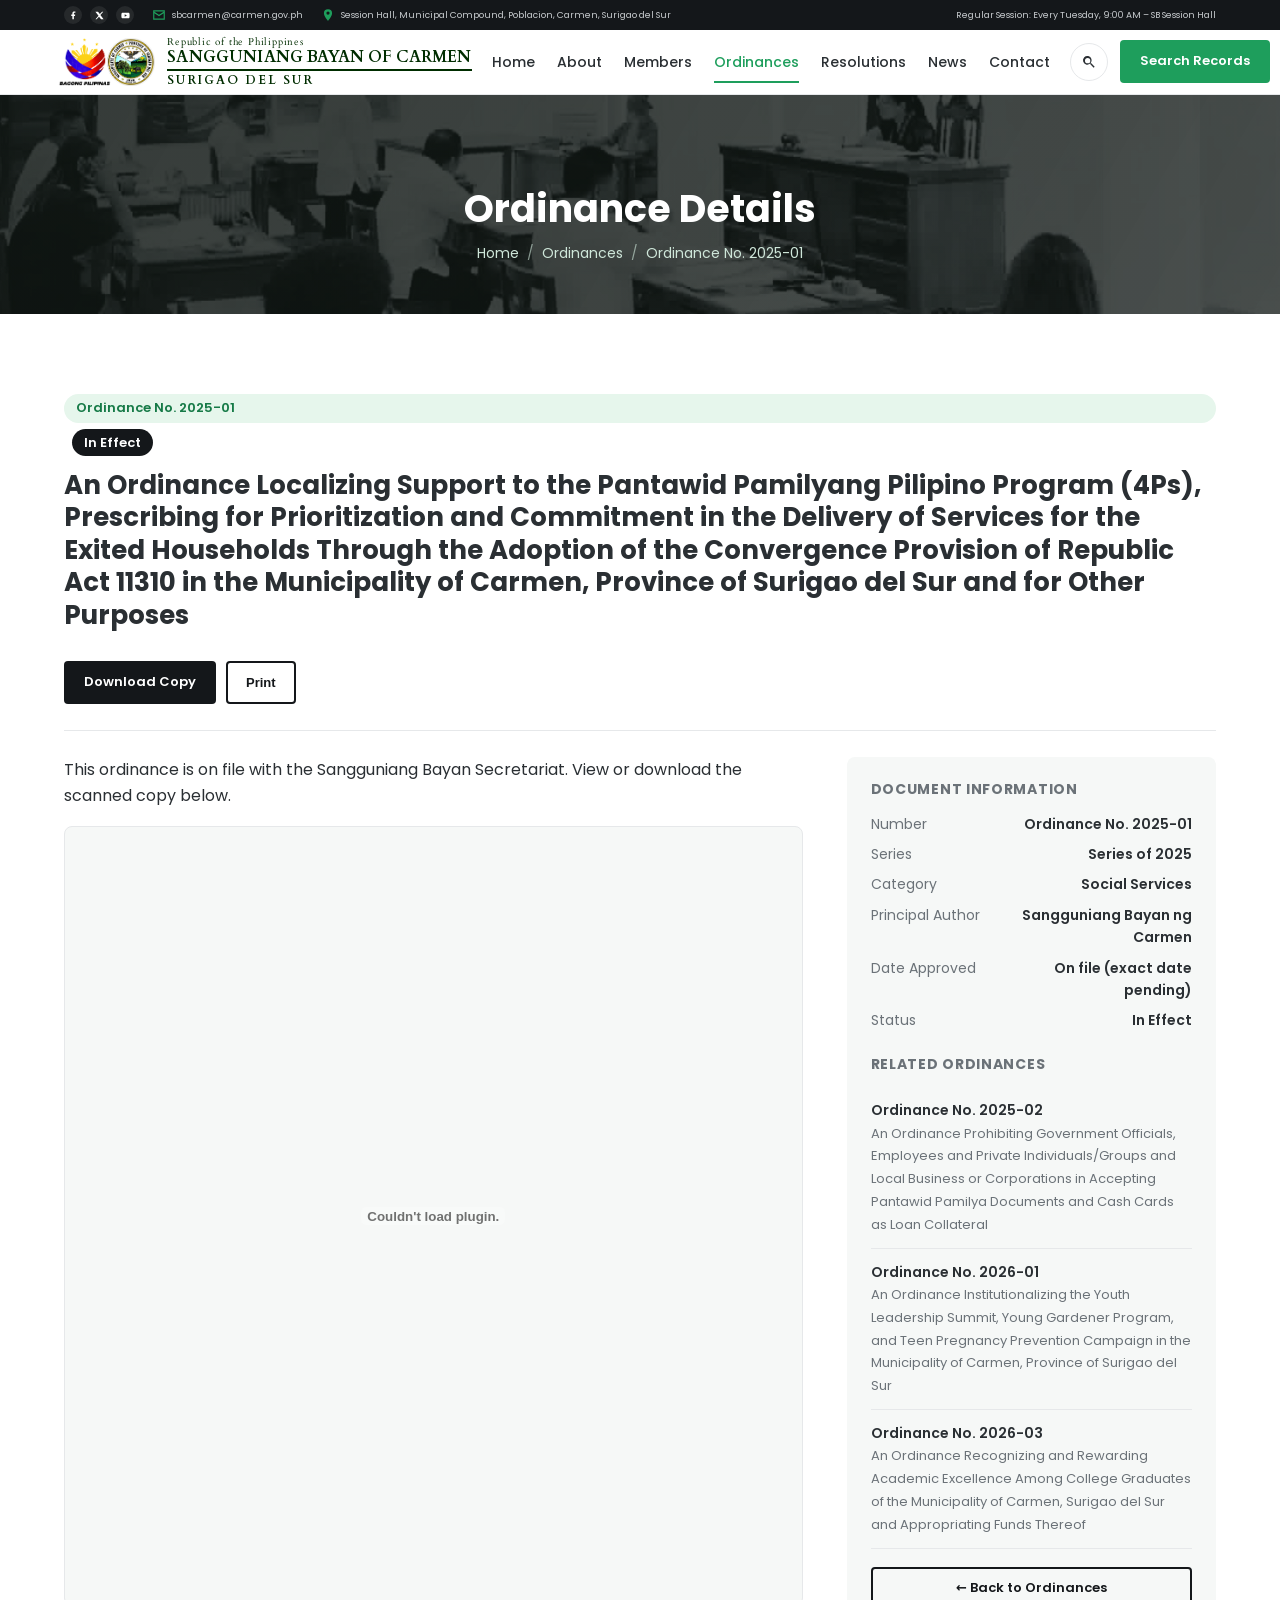
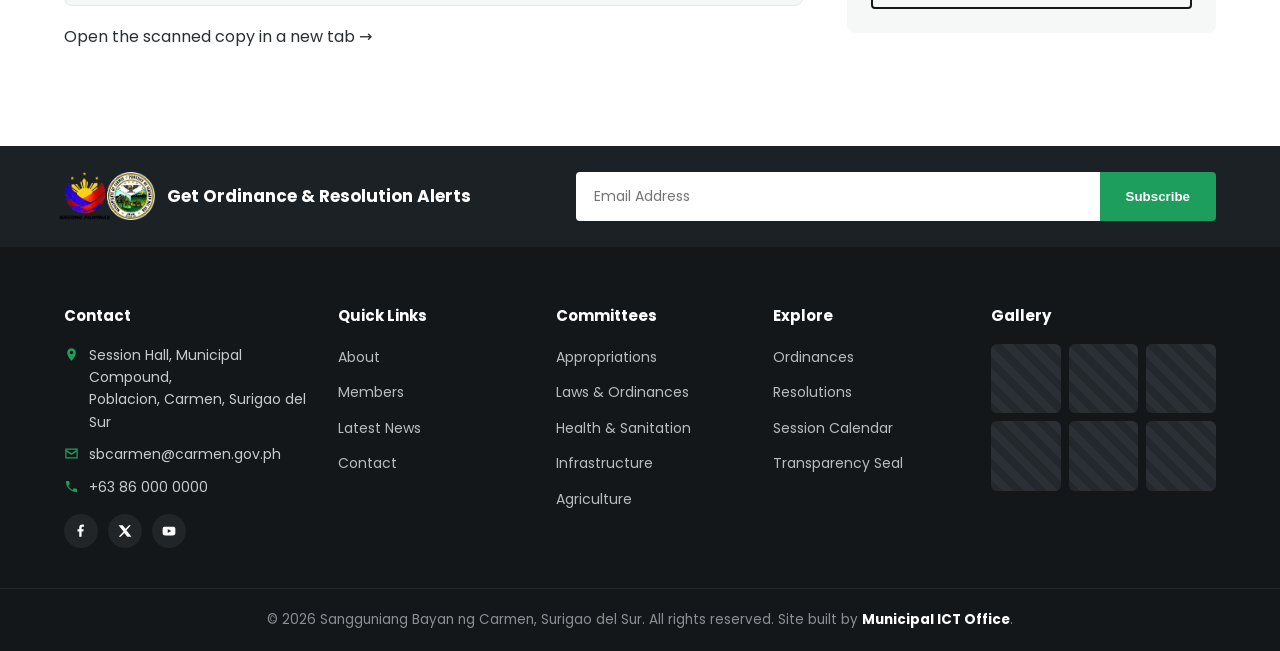
<file: ordinance-detail.html>
<!DOCTYPE html>
<html lang="en">
<head>
<meta charset="UTF-8">
<meta name="viewport" content="width=device-width, initial-scale=1.0">
<title>Ordinance Detail — Sangguniang Bayan ng Carmen</title>
<link rel="preconnect" href="https://fonts.googleapis.com">
<link href="https://fonts.googleapis.com/css2?family=Poppins:wght@400;500;600;700&family=Cardo:ital,wght@0,400;0,700;1,400&display=swap" rel="stylesheet">
<link rel="stylesheet" href="assets/css/style.css">
</head>
<body data-doctype="ordinance">

<div class="topbar">
  <div class="container">
    <div class="topbar-left">
      <div class="social-mini">
        <a href="#" aria-label="Facebook"><svg viewBox="0 0 24 24"><path d="M13 22v-9h3l.5-4H13V6.5c0-1.2.3-2 2-2h2V1.1C16.6 1 15.4 1 14 1c-3 0-5 1.8-5 5.2V9H6v4h3v9h4z"/></svg></a>
        <a href="#" aria-label="X / Twitter"><svg viewBox="0 0 24 24"><path d="M18.9 2H22l-7.6 8.7L23 22h-6.9l-5.4-6.6L4.4 22H1.3l8.1-9.3L1 2h7l4.9 6z"/></svg></a>
        <a href="#" aria-label="YouTube"><svg viewBox="0 0 24 24"><path d="M23 12s0-3.4-.4-5a3 3 0 0 0-2.1-2.1C18.9 4.5 12 4.5 12 4.5s-6.9 0-8.5.4A3 3 0 0 0 1.4 7C1 8.6 1 12 1 12s0 3.4.4 5a3 3 0 0 0 2.1 2.1c1.6.4 8.5.4 8.5.4s6.9 0 8.5-.4A3 3 0 0 0 22.6 17c.4-1.6.4-5 .4-5zM9.8 15.5v-7l6 3.5z"/></svg></a>
      </div>
      <span class="icon-text"><svg viewBox="0 0 24 24" width="14" height="14" fill="#1e9e5c"><path d="M2 4h20v16H2V4zm2 2v.5l8 5 8-5V6H4zm16 3.2-8 5-8-5V18h16V9.2z"/></svg> sbcarmen@carmen.gov.ph</span>
      <span class="icon-text"><svg viewBox="0 0 24 24" width="14" height="14" fill="#1e9e5c"><path d="M12 2a7 7 0 0 0-7 7c0 5.3 7 13 7 13s7-7.7 7-13a7 7 0 0 0-7-7zm0 9.5A2.5 2.5 0 1 1 12 6a2.5 2.5 0 0 1 0 5.5z"/></svg> Session Hall, Municipal Compound, Poblacion, Carmen, Surigao del Sur</span>
    </div>
    <div class="topbar-right">
      <span class="icon-text">Regular Session: Every Tuesday, 9:00 AM – SB Session Hall</span>
    </div>
  </div>
</div>

<header class="navbar">
  <div class="container">
    <a href="index.html" class="brand">
      <img src="assets/img/carmen-seal.png" alt="Official Seal of the Municipality of Carmen" class="brand-seal">
      <span class="brand-title-block">
        <span class="brand-eyebrow">Republic of the Philippines</span>
        <span class="brand-title">SANGGUNIANG BAYAN OF CARMEN</span>
        <span class="brand-subtitle">SURIGAO DEL SUR</span>
      </span>
    </a>
    <nav class="nav-links">
      <a href="index.html">Home</a>
      <a href="about.html">About</a>
      <a href="members.html">Members</a>
      <a href="ordinances.html" class="active">Ordinances</a>
      <a href="resolutions.html">Resolutions</a>
      <a href="news.html">News</a>
      <a href="contact.html">Contact</a>
    </nav>
    <div class="nav-actions">
      <button class="search-toggle" aria-label="Search"><svg viewBox="0 0 24 24"><path d="M15.5 14h-.8l-.3-.3a6.5 6.5 0 1 0-.7.7l.3.3v.8l5 5L20.5 19zM10 14a4 4 0 1 1 0-8 4 4 0 0 1 0 8z"/></svg></button>
      <a href="ordinances.html" class="btn btn-primary btn-sm">Search Records</a>
      <button class="hamburger" aria-label="Open menu"><span></span><span></span><span></span></button>
    </div>
  </div>
</header>

<div class="mobile-nav">
  <div class="mobile-nav-panel">
    <button class="mobile-nav-close" aria-label="Close menu">&times;</button>
    <ul>
      <li><a href="index.html">Home</a></li>
      <li><a href="about.html">About</a></li>
      <li><a href="members.html">Members</a></li>
      <li><a href="ordinances.html">Ordinances</a></li>
      <li><a href="resolutions.html">Resolutions</a></li>
      <li><a href="news.html">News</a></li>
      <li><a href="contact.html">Contact</a></li>
    </ul>
  </div>
</div>

<section class="page-hero">
  <div class="container">
    <h1>Ordinance Details</h1>
    <div class="breadcrumb"><a href="index.html">Home</a><span class="sep">/</span><a href="ordinances.html">Ordinances</a><span class="sep">/</span><span id="breadcrumb-current">...</span></div>
  </div>
</section>

<section class="section">
  <div class="container">
    <div class="doc-detail-head">
      <div>
        <span class="doc-meta tag" id="doc-number-tag" style="background:var(--primary-light);color:var(--primary-dark);padding:4px 12px;border-radius:20px;font-size:13px;font-weight:600;">...</span>
        <span id="doc-status" style="background:var(--dark);color:var(--white);padding:4px 12px;border-radius:20px;font-size:13px;font-weight:600;margin-left:8px;">...</span>
        <h1 id="doc-title" style="margin-top:14px;">Loading...</h1>
      </div>
      <div class="doc-detail-actions">
        <a href="#" id="doc-download" class="btn btn-dark btn-sm">Download Copy</a>
        <button onclick="window.print()" class="btn btn-outline btn-sm" style="color:var(--dark);border-color:var(--dark);">Print</button>
      </div>
    </div>

    <div class="detail-grid">
      <div class="doc-content">
        <div id="doc-body-content"></div>
      </div>
      <aside class="doc-sidebar">
        <h4>Document Information</h4>
        <dl>
          <dt>Number</dt><dd id="doc-sidebar-number">—</dd>
          <dt>Series</dt><dd id="doc-sidebar-series">—</dd>
          <dt>Category</dt><dd id="doc-sidebar-category">—</dd>
          <dt>Principal Author</dt><dd id="doc-sidebar-author">—</dd>
          <dt>Date Approved</dt><dd id="doc-sidebar-date">—</dd>
          <dt>Status</dt><dd id="doc-sidebar-status">—</dd>
        </dl>
        <h4>Related Ordinances</h4>
        <div id="related-docs"></div>
        <a href="ordinances.html" id="back-to-list" class="btn btn-outline btn-sm" style="color:var(--dark);border-color:var(--dark);margin-top:18px;width:100%;justify-content:center;">← Back to Ordinances</a>
      </aside>
    </div>
  </div>
</section>

<footer class="footer">
  <div class="footer-newsletter">
    <div class="container">
      <div class="brand">
        <img src="assets/img/carmen-seal.png" alt="Official Seal of the Municipality of Carmen" class="brand-seal">
        <span class="brand-text"><strong>Get Ordinance &amp; Resolution Alerts</strong></span>
      </div>
      <form class="newsletter-form">
        <input type="email" placeholder="Email Address" required>
        <button type="submit">Subscribe</button>
      </form>
    </div>
  </div>

  <div class="footer-main">
    <div class="container footer-grid">
      <div>
        <h4>Contact</h4>
        <ul class="footer-contact">
          <li><svg viewBox="0 0 24 24"><path d="M12 2a7 7 0 0 0-7 7c0 5.3 7 13 7 13s7-7.7 7-13a7 7 0 0 0-7-7zm0 9.5A2.5 2.5 0 1 1 12 6a2.5 2.5 0 0 1 0 5.5z"/></svg> Session Hall, Municipal Compound,<br>Poblacion, Carmen, Surigao del Sur</li>
          <li><svg viewBox="0 0 24 24"><path d="M2 4h20v16H2V4zm2 2v.5l8 5 8-5V6H4zm16 3.2-8 5-8-5V18h16V9.2z"/></svg> sbcarmen@carmen.gov.ph</li>
          <li><svg viewBox="0 0 24 24"><path d="M6.6 10.8a15 15 0 0 0 6.6 6.6l2.2-2.2a1 1 0 0 1 1-.25 11 11 0 0 0 3.5.55 1 1 0 0 1 1 1V20a1 1 0 0 1-1 1A17 17 0 0 1 3 4a1 1 0 0 1 1-1h3.5a1 1 0 0 1 1 1 11 11 0 0 0 .55 3.5 1 1 0 0 1-.25 1z"/></svg> +63 86 000 0000</li>
        </ul>
        <div class="footer-social">
          <a href="#" aria-label="Facebook"><svg viewBox="0 0 24 24"><path d="M13 22v-9h3l.5-4H13V6.5c0-1.2.3-2 2-2h2V1.1C16.6 1 15.4 1 14 1c-3 0-5 1.8-5 5.2V9H6v4h3v9h4z"/></svg></a>
          <a href="#" aria-label="X / Twitter"><svg viewBox="0 0 24 24"><path d="M18.9 2H22l-7.6 8.7L23 22h-6.9l-5.4-6.6L4.4 22H1.3l8.1-9.3L1 2h7l4.9 6z"/></svg></a>
          <a href="#" aria-label="YouTube"><svg viewBox="0 0 24 24"><path d="M23 12s0-3.4-.4-5a3 3 0 0 0-2.1-2.1C18.9 4.5 12 4.5 12 4.5s-6.9 0-8.5.4A3 3 0 0 0 1.4 7C1 8.6 1 12 1 12s0 3.4.4 5a3 3 0 0 0 2.1 2.1c1.6.4 8.5.4 8.5.4s6.9 0 8.5-.4A3 3 0 0 0 22.6 17c.4-1.6.4-5 .4-5zM9.8 15.5v-7l6 3.5z"/></svg></a>
        </div>
      </div>
      <div>
        <h4>Quick Links</h4>
        <ul>
          <li><a href="about.html">About</a></li>
          <li><a href="members.html">Members</a></li>
          <li><a href="news.html">Latest News</a></li>
          <li><a href="contact.html">Contact</a></li>
        </ul>
      </div>
      <div>
        <h4>Committees</h4>
        <ul>
          <li><a href="members.html">Appropriations</a></li>
          <li><a href="members.html">Laws &amp; Ordinances</a></li>
          <li><a href="members.html">Health &amp; Sanitation</a></li>
          <li><a href="members.html">Infrastructure</a></li>
          <li><a href="members.html">Agriculture</a></li>
        </ul>
      </div>
      <div>
        <h4>Explore</h4>
        <ul>
          <li><a href="ordinances.html">Ordinances</a></li>
          <li><a href="resolutions.html">Resolutions</a></li>
          <li><a href="#">Session Calendar</a></li>
          <li><a href="#">Transparency Seal</a></li>
        </ul>
      </div>
      <div>
        <h4>Gallery</h4>
        <div class="gallery-grid">
          <div></div><div></div><div></div>
          <div></div><div></div><div></div>
        </div>
      </div>
    </div>
  </div>

  <div class="footer-bottom">
    <div class="container">© 2026 Sangguniang Bayan ng Carmen, Surigao del Sur. All rights reserved. Site built by <strong>Municipal ICT Office</strong>.</div>
  </div>
</footer>

<button class="back-to-top" aria-label="Back to top"><svg viewBox="0 0 24 24"><path d="M12 5 4 13l1.4 1.4L11 8.8V19h2V8.8l5.6 5.6L20 13z"/></svg></button>

<script src="assets/js/documents-data.js"></script>
<script src="assets/js/document-detail.js"></script>
<script src="assets/js/main.js"></script>
</body>
</html>
</file>
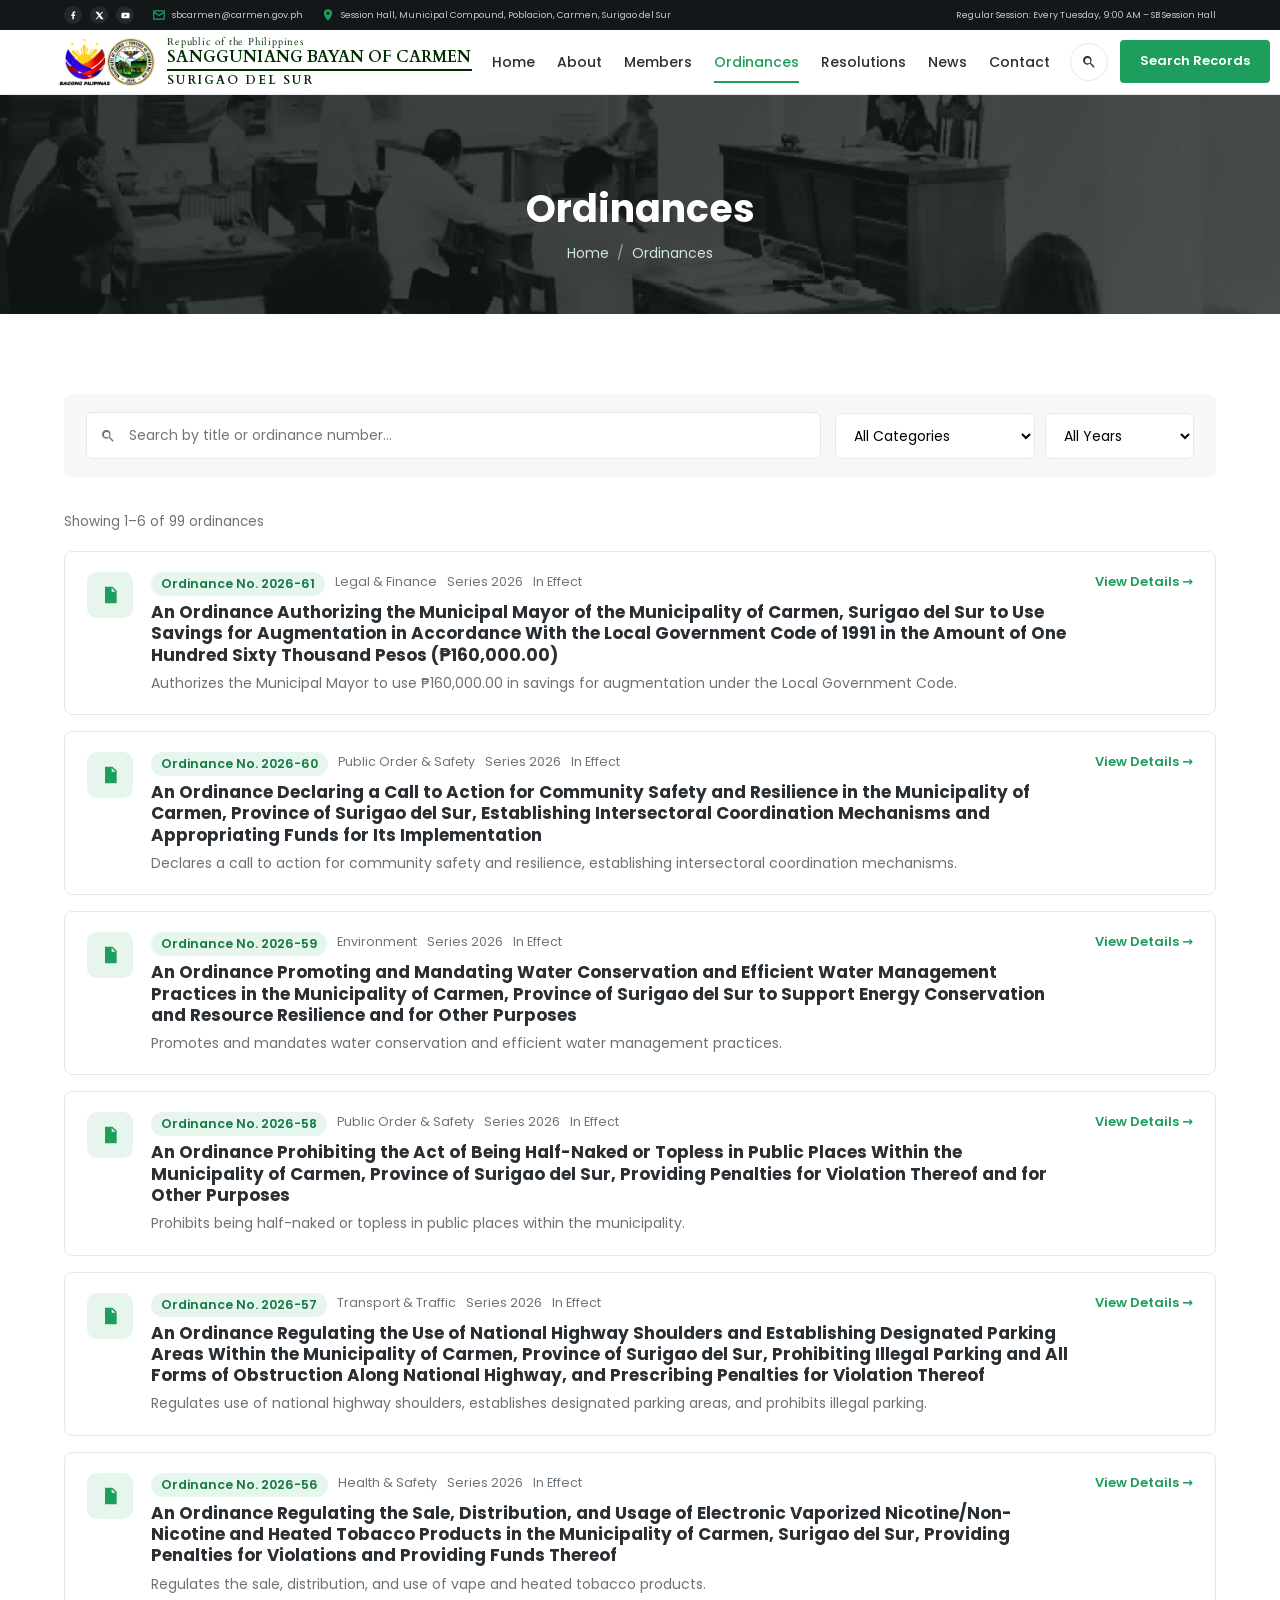
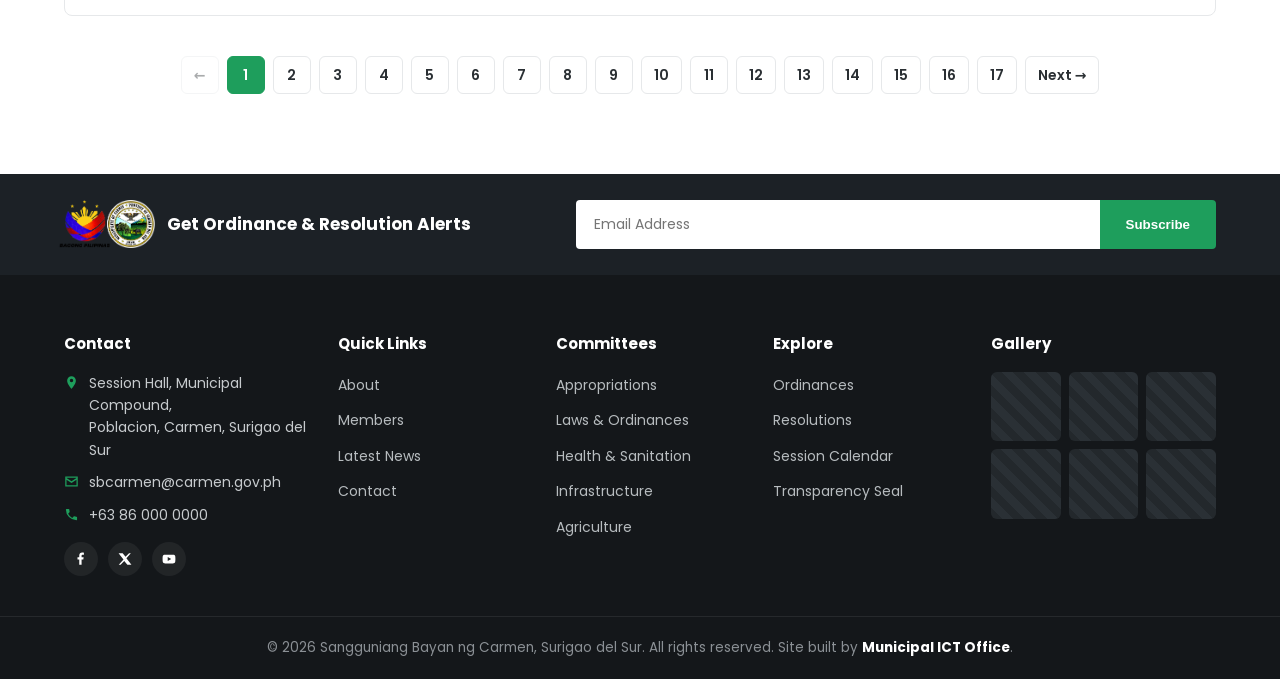
<file: ordinances.html>
<!DOCTYPE html>
<html lang="en">
<head>
<meta charset="UTF-8">
<meta name="viewport" content="width=device-width, initial-scale=1.0">
<title>Ordinances — Sangguniang Bayan ng Carmen</title>
<meta name="description" content="Browse and search all ordinances enacted by the Sangguniang Bayan ng Carmen, Surigao del Sur.">
<link rel="preconnect" href="https://fonts.googleapis.com">
<link href="https://fonts.googleapis.com/css2?family=Poppins:wght@400;500;600;700&family=Cardo:ital,wght@0,400;0,700;1,400&display=swap" rel="stylesheet">
<link rel="stylesheet" href="assets/css/style.css">
</head>
<body data-doctype="ordinance">

<div class="topbar">
  <div class="container">
    <div class="topbar-left">
      <div class="social-mini">
        <a href="#" aria-label="Facebook"><svg viewBox="0 0 24 24"><path d="M13 22v-9h3l.5-4H13V6.5c0-1.2.3-2 2-2h2V1.1C16.6 1 15.4 1 14 1c-3 0-5 1.8-5 5.2V9H6v4h3v9h4z"/></svg></a>
        <a href="#" aria-label="X / Twitter"><svg viewBox="0 0 24 24"><path d="M18.9 2H22l-7.6 8.7L23 22h-6.9l-5.4-6.6L4.4 22H1.3l8.1-9.3L1 2h7l4.9 6z"/></svg></a>
        <a href="#" aria-label="YouTube"><svg viewBox="0 0 24 24"><path d="M23 12s0-3.4-.4-5a3 3 0 0 0-2.1-2.1C18.9 4.5 12 4.5 12 4.5s-6.9 0-8.5.4A3 3 0 0 0 1.4 7C1 8.6 1 12 1 12s0 3.4.4 5a3 3 0 0 0 2.1 2.1c1.6.4 8.5.4 8.5.4s6.9 0 8.5-.4A3 3 0 0 0 22.6 17c.4-1.6.4-5 .4-5zM9.8 15.5v-7l6 3.5z"/></svg></a>
      </div>
      <span class="icon-text"><svg viewBox="0 0 24 24" width="14" height="14" fill="#1e9e5c"><path d="M2 4h20v16H2V4zm2 2v.5l8 5 8-5V6H4zm16 3.2-8 5-8-5V18h16V9.2z"/></svg> sbcarmen@carmen.gov.ph</span>
      <span class="icon-text"><svg viewBox="0 0 24 24" width="14" height="14" fill="#1e9e5c"><path d="M12 2a7 7 0 0 0-7 7c0 5.3 7 13 7 13s7-7.7 7-13a7 7 0 0 0-7-7zm0 9.5A2.5 2.5 0 1 1 12 6a2.5 2.5 0 0 1 0 5.5z"/></svg> Session Hall, Municipal Compound, Poblacion, Carmen, Surigao del Sur</span>
    </div>
    <div class="topbar-right">
      <span class="icon-text">Regular Session: Every Tuesday, 9:00 AM – SB Session Hall</span>
    </div>
  </div>
</div>

<header class="navbar">
  <div class="container">
    <a href="index.html" class="brand">
      <img src="assets/img/carmen-seal.png" alt="Official Seal of the Municipality of Carmen" class="brand-seal">
      <span class="brand-title-block">
        <span class="brand-eyebrow">Republic of the Philippines</span>
        <span class="brand-title">SANGGUNIANG BAYAN OF CARMEN</span>
        <span class="brand-subtitle">SURIGAO DEL SUR</span>
      </span>
    </a>
    <nav class="nav-links">
      <a href="index.html">Home</a>
      <a href="about.html">About</a>
      <a href="members.html">Members</a>
      <a href="ordinances.html" class="active">Ordinances</a>
      <a href="resolutions.html">Resolutions</a>
      <a href="news.html">News</a>
      <a href="contact.html">Contact</a>
    </nav>
    <div class="nav-actions">
      <button class="search-toggle" aria-label="Search"><svg viewBox="0 0 24 24"><path d="M15.5 14h-.8l-.3-.3a6.5 6.5 0 1 0-.7.7l.3.3v.8l5 5L20.5 19zM10 14a4 4 0 1 1 0-8 4 4 0 0 1 0 8z"/></svg></button>
      <a href="ordinances.html" class="btn btn-primary btn-sm">Search Records</a>
      <button class="hamburger" aria-label="Open menu"><span></span><span></span><span></span></button>
    </div>
  </div>
</header>

<div class="mobile-nav">
  <div class="mobile-nav-panel">
    <button class="mobile-nav-close" aria-label="Close menu">&times;</button>
    <ul>
      <li><a href="index.html">Home</a></li>
      <li><a href="about.html">About</a></li>
      <li><a href="members.html">Members</a></li>
      <li><a href="ordinances.html">Ordinances</a></li>
      <li><a href="resolutions.html">Resolutions</a></li>
      <li><a href="news.html">News</a></li>
      <li><a href="contact.html">Contact</a></li>
    </ul>
  </div>
</div>

<section class="page-hero">
  <div class="container">
    <h1>Ordinances</h1>
    <div class="breadcrumb"><a href="index.html">Home</a><span class="sep">/</span>Ordinances</div>
  </div>
</section>

<section class="section">
  <div class="container">
    <div class="doc-toolbar">
      <div class="doc-search">
        <svg viewBox="0 0 24 24"><path d="M15.5 14h-.8l-.3-.3a6.5 6.5 0 1 0-.7.7l.3.3v.8l5 5L20.5 19zM10 14a4 4 0 1 1 0-8 4 4 0 0 1 0 8z"/></svg>
        <input type="text" id="doc-search" placeholder="Search by title or ordinance number...">
      </div>
      <div class="doc-filters">
        <select id="doc-category"></select>
        <select id="doc-year"></select>
      </div>
    </div>
    <div class="doc-count" id="doc-count"></div>
    <div class="doc-list" id="doc-list"></div>
    <div class="pagination" id="doc-pagination"></div>
  </div>
</section>

<footer class="footer">
  <div class="footer-newsletter">
    <div class="container">
      <div class="brand">
        <img src="assets/img/carmen-seal.png" alt="Official Seal of the Municipality of Carmen" class="brand-seal">
        <span class="brand-text"><strong>Get Ordinance &amp; Resolution Alerts</strong></span>
      </div>
      <form class="newsletter-form">
        <input type="email" placeholder="Email Address" required>
        <button type="submit">Subscribe</button>
      </form>
    </div>
  </div>

  <div class="footer-main">
    <div class="container footer-grid">
      <div>
        <h4>Contact</h4>
        <ul class="footer-contact">
          <li><svg viewBox="0 0 24 24"><path d="M12 2a7 7 0 0 0-7 7c0 5.3 7 13 7 13s7-7.7 7-13a7 7 0 0 0-7-7zm0 9.5A2.5 2.5 0 1 1 12 6a2.5 2.5 0 0 1 0 5.5z"/></svg> Session Hall, Municipal Compound,<br>Poblacion, Carmen, Surigao del Sur</li>
          <li><svg viewBox="0 0 24 24"><path d="M2 4h20v16H2V4zm2 2v.5l8 5 8-5V6H4zm16 3.2-8 5-8-5V18h16V9.2z"/></svg> sbcarmen@carmen.gov.ph</li>
          <li><svg viewBox="0 0 24 24"><path d="M6.6 10.8a15 15 0 0 0 6.6 6.6l2.2-2.2a1 1 0 0 1 1-.25 11 11 0 0 0 3.5.55 1 1 0 0 1 1 1V20a1 1 0 0 1-1 1A17 17 0 0 1 3 4a1 1 0 0 1 1-1h3.5a1 1 0 0 1 1 1 11 11 0 0 0 .55 3.5 1 1 0 0 1-.25 1z"/></svg> +63 86 000 0000</li>
        </ul>
        <div class="footer-social">
          <a href="#" aria-label="Facebook"><svg viewBox="0 0 24 24"><path d="M13 22v-9h3l.5-4H13V6.5c0-1.2.3-2 2-2h2V1.1C16.6 1 15.4 1 14 1c-3 0-5 1.8-5 5.2V9H6v4h3v9h4z"/></svg></a>
          <a href="#" aria-label="X / Twitter"><svg viewBox="0 0 24 24"><path d="M18.9 2H22l-7.6 8.7L23 22h-6.9l-5.4-6.6L4.4 22H1.3l8.1-9.3L1 2h7l4.9 6z"/></svg></a>
          <a href="#" aria-label="YouTube"><svg viewBox="0 0 24 24"><path d="M23 12s0-3.4-.4-5a3 3 0 0 0-2.1-2.1C18.9 4.5 12 4.5 12 4.5s-6.9 0-8.5.4A3 3 0 0 0 1.4 7C1 8.6 1 12 1 12s0 3.4.4 5a3 3 0 0 0 2.1 2.1c1.6.4 8.5.4 8.5.4s6.9 0 8.5-.4A3 3 0 0 0 22.6 17c.4-1.6.4-5 .4-5zM9.8 15.5v-7l6 3.5z"/></svg></a>
        </div>
      </div>
      <div>
        <h4>Quick Links</h4>
        <ul>
          <li><a href="about.html">About</a></li>
          <li><a href="members.html">Members</a></li>
          <li><a href="news.html">Latest News</a></li>
          <li><a href="contact.html">Contact</a></li>
        </ul>
      </div>
      <div>
        <h4>Committees</h4>
        <ul>
          <li><a href="members.html">Appropriations</a></li>
          <li><a href="members.html">Laws &amp; Ordinances</a></li>
          <li><a href="members.html">Health &amp; Sanitation</a></li>
          <li><a href="members.html">Infrastructure</a></li>
          <li><a href="members.html">Agriculture</a></li>
        </ul>
      </div>
      <div>
        <h4>Explore</h4>
        <ul>
          <li><a href="ordinances.html">Ordinances</a></li>
          <li><a href="resolutions.html">Resolutions</a></li>
          <li><a href="#">Session Calendar</a></li>
          <li><a href="#">Transparency Seal</a></li>
        </ul>
      </div>
      <div>
        <h4>Gallery</h4>
        <div class="gallery-grid">
          <div></div><div></div><div></div>
          <div></div><div></div><div></div>
        </div>
      </div>
    </div>
  </div>

  <div class="footer-bottom">
    <div class="container">© 2026 Sangguniang Bayan ng Carmen, Surigao del Sur. All rights reserved. Site built by <strong>Municipal ICT Office</strong>.</div>
  </div>
</footer>

<button class="back-to-top" aria-label="Back to top"><svg viewBox="0 0 24 24"><path d="M12 5 4 13l1.4 1.4L11 8.8V19h2V8.8l5.6 5.6L20 13z"/></svg></button>

<script src="assets/js/documents-data.js"></script>
<script src="assets/js/document-list.js"></script>
<script src="assets/js/main.js"></script>
</body>
</html>
</file>
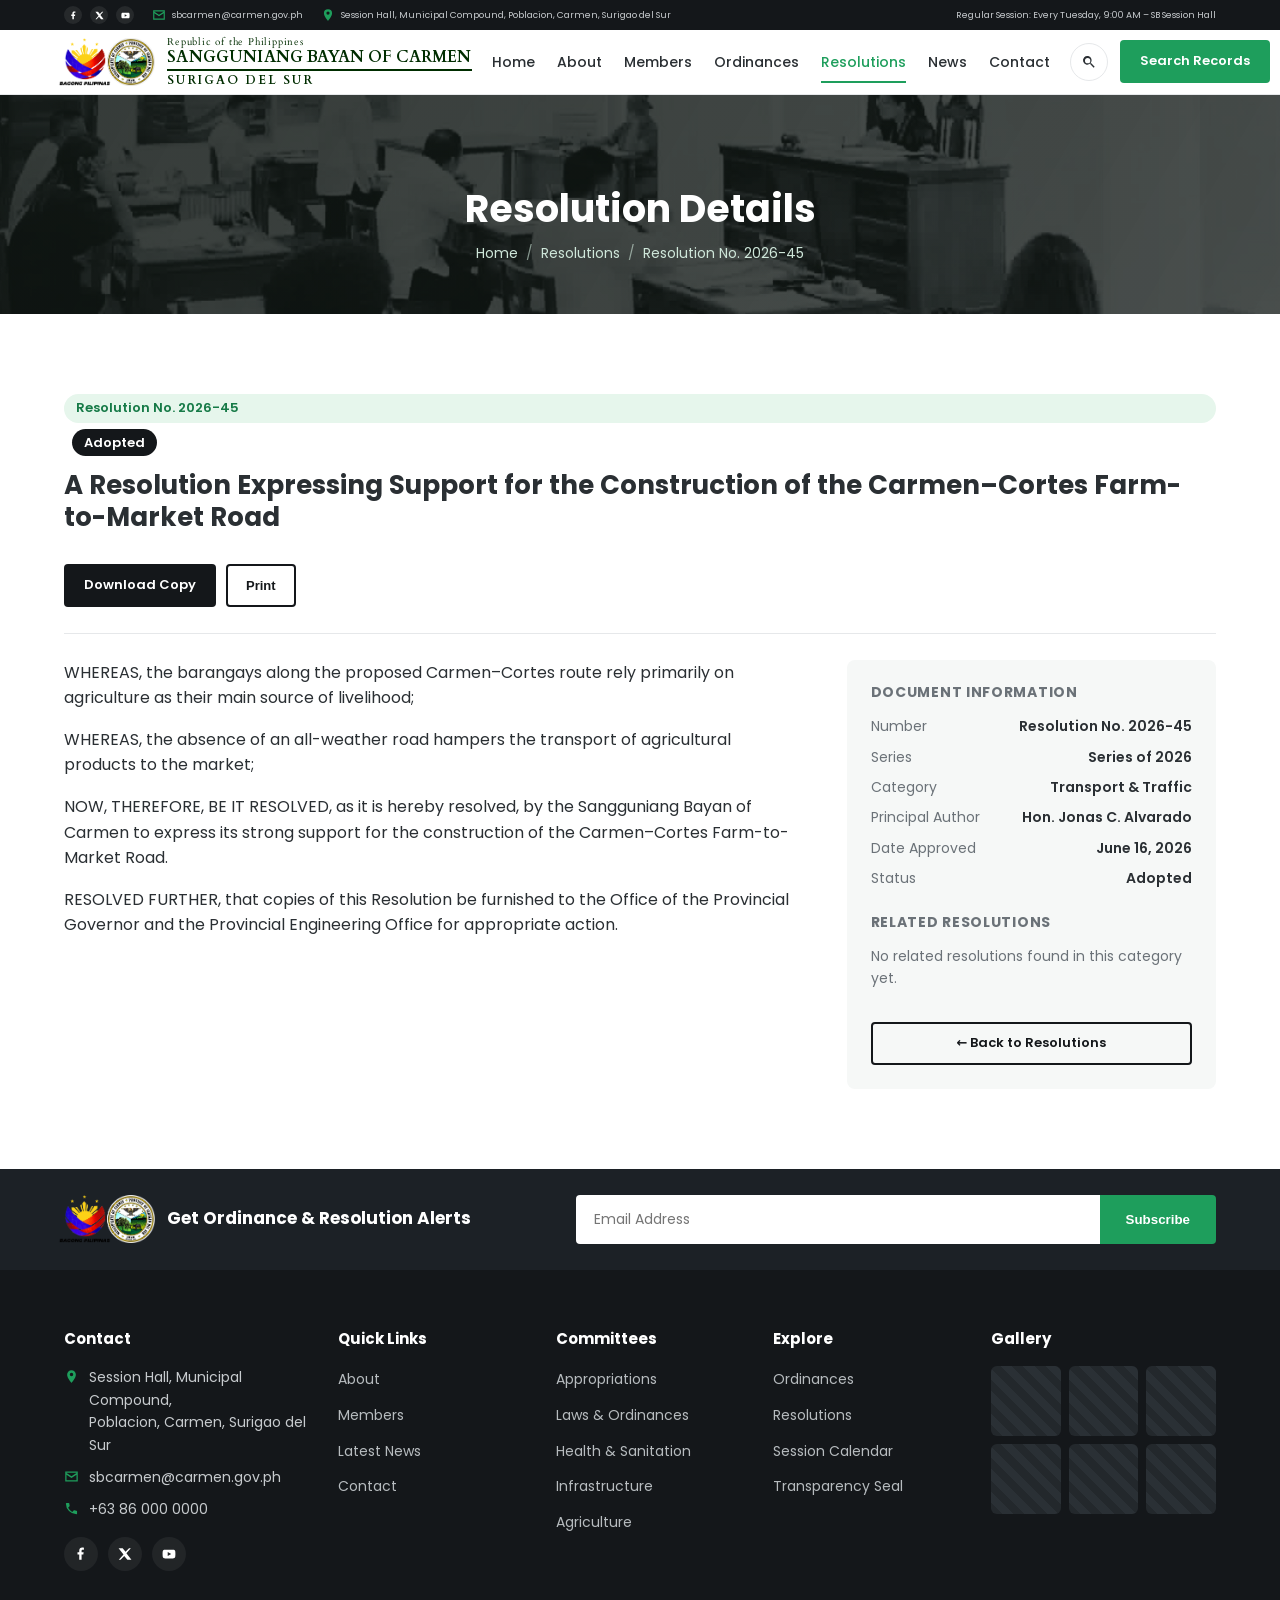
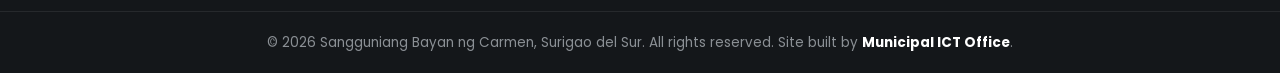
<file: resolution-detail.html>
<!DOCTYPE html>
<html lang="en">
<head>
<meta charset="UTF-8">
<meta name="viewport" content="width=device-width, initial-scale=1.0">
<title>Resolution Detail — Sangguniang Bayan ng Carmen</title>
<link rel="preconnect" href="https://fonts.googleapis.com">
<link href="https://fonts.googleapis.com/css2?family=Poppins:wght@400;500;600;700&family=Cardo:ital,wght@0,400;0,700;1,400&display=swap" rel="stylesheet">
<link rel="stylesheet" href="assets/css/style.css">
</head>
<body data-doctype="resolution">

<div class="topbar">
  <div class="container">
    <div class="topbar-left">
      <div class="social-mini">
        <a href="#" aria-label="Facebook"><svg viewBox="0 0 24 24"><path d="M13 22v-9h3l.5-4H13V6.5c0-1.2.3-2 2-2h2V1.1C16.6 1 15.4 1 14 1c-3 0-5 1.8-5 5.2V9H6v4h3v9h4z"/></svg></a>
        <a href="#" aria-label="X / Twitter"><svg viewBox="0 0 24 24"><path d="M18.9 2H22l-7.6 8.7L23 22h-6.9l-5.4-6.6L4.4 22H1.3l8.1-9.3L1 2h7l4.9 6z"/></svg></a>
        <a href="#" aria-label="YouTube"><svg viewBox="0 0 24 24"><path d="M23 12s0-3.4-.4-5a3 3 0 0 0-2.1-2.1C18.9 4.5 12 4.5 12 4.5s-6.9 0-8.5.4A3 3 0 0 0 1.4 7C1 8.6 1 12 1 12s0 3.4.4 5a3 3 0 0 0 2.1 2.1c1.6.4 8.5.4 8.5.4s6.9 0 8.5-.4A3 3 0 0 0 22.6 17c.4-1.6.4-5 .4-5zM9.8 15.5v-7l6 3.5z"/></svg></a>
      </div>
      <span class="icon-text"><svg viewBox="0 0 24 24" width="14" height="14" fill="#1e9e5c"><path d="M2 4h20v16H2V4zm2 2v.5l8 5 8-5V6H4zm16 3.2-8 5-8-5V18h16V9.2z"/></svg> sbcarmen@carmen.gov.ph</span>
      <span class="icon-text"><svg viewBox="0 0 24 24" width="14" height="14" fill="#1e9e5c"><path d="M12 2a7 7 0 0 0-7 7c0 5.3 7 13 7 13s7-7.7 7-13a7 7 0 0 0-7-7zm0 9.5A2.5 2.5 0 1 1 12 6a2.5 2.5 0 0 1 0 5.5z"/></svg> Session Hall, Municipal Compound, Poblacion, Carmen, Surigao del Sur</span>
    </div>
    <div class="topbar-right">
      <span class="icon-text">Regular Session: Every Tuesday, 9:00 AM – SB Session Hall</span>
    </div>
  </div>
</div>

<header class="navbar">
  <div class="container">
    <a href="index.html" class="brand">
      <img src="assets/img/carmen-seal.png" alt="Official Seal of the Municipality of Carmen" class="brand-seal">
      <span class="brand-title-block">
        <span class="brand-eyebrow">Republic of the Philippines</span>
        <span class="brand-title">SANGGUNIANG BAYAN OF CARMEN</span>
        <span class="brand-subtitle">SURIGAO DEL SUR</span>
      </span>
    </a>
    <nav class="nav-links">
      <a href="index.html">Home</a>
      <a href="about.html">About</a>
      <a href="members.html">Members</a>
      <a href="ordinances.html">Ordinances</a>
      <a href="resolutions.html" class="active">Resolutions</a>
      <a href="news.html">News</a>
      <a href="contact.html">Contact</a>
    </nav>
    <div class="nav-actions">
      <button class="search-toggle" aria-label="Search"><svg viewBox="0 0 24 24"><path d="M15.5 14h-.8l-.3-.3a6.5 6.5 0 1 0-.7.7l.3.3v.8l5 5L20.5 19zM10 14a4 4 0 1 1 0-8 4 4 0 0 1 0 8z"/></svg></button>
      <a href="resolutions.html" class="btn btn-primary btn-sm">Search Records</a>
      <button class="hamburger" aria-label="Open menu"><span></span><span></span><span></span></button>
    </div>
  </div>
</header>

<div class="mobile-nav">
  <div class="mobile-nav-panel">
    <button class="mobile-nav-close" aria-label="Close menu">&times;</button>
    <ul>
      <li><a href="index.html">Home</a></li>
      <li><a href="about.html">About</a></li>
      <li><a href="members.html">Members</a></li>
      <li><a href="ordinances.html">Ordinances</a></li>
      <li><a href="resolutions.html">Resolutions</a></li>
      <li><a href="news.html">News</a></li>
      <li><a href="contact.html">Contact</a></li>
    </ul>
  </div>
</div>

<section class="page-hero">
  <div class="container">
    <h1>Resolution Details</h1>
    <div class="breadcrumb"><a href="index.html">Home</a><span class="sep">/</span><a href="resolutions.html">Resolutions</a><span class="sep">/</span><span id="breadcrumb-current">...</span></div>
  </div>
</section>

<section class="section">
  <div class="container">
    <div class="doc-detail-head">
      <div>
        <span class="doc-meta tag" id="doc-number-tag" style="background:var(--primary-light);color:var(--primary-dark);padding:4px 12px;border-radius:20px;font-size:13px;font-weight:600;">...</span>
        <span id="doc-status" style="background:var(--dark);color:var(--white);padding:4px 12px;border-radius:20px;font-size:13px;font-weight:600;margin-left:8px;">...</span>
        <h1 id="doc-title" style="margin-top:14px;">Loading...</h1>
      </div>
      <div class="doc-detail-actions">
        <a href="#" id="doc-download" class="btn btn-dark btn-sm">Download Copy</a>
        <button onclick="window.print()" class="btn btn-outline btn-sm" style="color:var(--dark);border-color:var(--dark);">Print</button>
      </div>
    </div>

    <div class="detail-grid">
      <div class="doc-content">
        <div id="doc-body-content"></div>
      </div>
      <aside class="doc-sidebar">
        <h4>Document Information</h4>
        <dl>
          <dt>Number</dt><dd id="doc-sidebar-number">—</dd>
          <dt>Series</dt><dd id="doc-sidebar-series">—</dd>
          <dt>Category</dt><dd id="doc-sidebar-category">—</dd>
          <dt>Principal Author</dt><dd id="doc-sidebar-author">—</dd>
          <dt>Date Approved</dt><dd id="doc-sidebar-date">—</dd>
          <dt>Status</dt><dd id="doc-sidebar-status">—</dd>
        </dl>
        <h4>Related Resolutions</h4>
        <div id="related-docs"></div>
        <a href="resolutions.html" id="back-to-list" class="btn btn-outline btn-sm" style="color:var(--dark);border-color:var(--dark);margin-top:18px;width:100%;justify-content:center;">← Back to Resolutions</a>
      </aside>
    </div>
  </div>
</section>

<footer class="footer">
  <div class="footer-newsletter">
    <div class="container">
      <div class="brand">
        <img src="assets/img/carmen-seal.png" alt="Official Seal of the Municipality of Carmen" class="brand-seal">
        <span class="brand-text"><strong>Get Ordinance &amp; Resolution Alerts</strong></span>
      </div>
      <form class="newsletter-form">
        <input type="email" placeholder="Email Address" required>
        <button type="submit">Subscribe</button>
      </form>
    </div>
  </div>

  <div class="footer-main">
    <div class="container footer-grid">
      <div>
        <h4>Contact</h4>
        <ul class="footer-contact">
          <li><svg viewBox="0 0 24 24"><path d="M12 2a7 7 0 0 0-7 7c0 5.3 7 13 7 13s7-7.7 7-13a7 7 0 0 0-7-7zm0 9.5A2.5 2.5 0 1 1 12 6a2.5 2.5 0 0 1 0 5.5z"/></svg> Session Hall, Municipal Compound,<br>Poblacion, Carmen, Surigao del Sur</li>
          <li><svg viewBox="0 0 24 24"><path d="M2 4h20v16H2V4zm2 2v.5l8 5 8-5V6H4zm16 3.2-8 5-8-5V18h16V9.2z"/></svg> sbcarmen@carmen.gov.ph</li>
          <li><svg viewBox="0 0 24 24"><path d="M6.6 10.8a15 15 0 0 0 6.6 6.6l2.2-2.2a1 1 0 0 1 1-.25 11 11 0 0 0 3.5.55 1 1 0 0 1 1 1V20a1 1 0 0 1-1 1A17 17 0 0 1 3 4a1 1 0 0 1 1-1h3.5a1 1 0 0 1 1 1 11 11 0 0 0 .55 3.5 1 1 0 0 1-.25 1z"/></svg> +63 86 000 0000</li>
        </ul>
        <div class="footer-social">
          <a href="#" aria-label="Facebook"><svg viewBox="0 0 24 24"><path d="M13 22v-9h3l.5-4H13V6.5c0-1.2.3-2 2-2h2V1.1C16.6 1 15.4 1 14 1c-3 0-5 1.8-5 5.2V9H6v4h3v9h4z"/></svg></a>
          <a href="#" aria-label="X / Twitter"><svg viewBox="0 0 24 24"><path d="M18.9 2H22l-7.6 8.7L23 22h-6.9l-5.4-6.6L4.4 22H1.3l8.1-9.3L1 2h7l4.9 6z"/></svg></a>
          <a href="#" aria-label="YouTube"><svg viewBox="0 0 24 24"><path d="M23 12s0-3.4-.4-5a3 3 0 0 0-2.1-2.1C18.9 4.5 12 4.5 12 4.5s-6.9 0-8.5.4A3 3 0 0 0 1.4 7C1 8.6 1 12 1 12s0 3.4.4 5a3 3 0 0 0 2.1 2.1c1.6.4 8.5.4 8.5.4s6.9 0 8.5-.4A3 3 0 0 0 22.6 17c.4-1.6.4-5 .4-5zM9.8 15.5v-7l6 3.5z"/></svg></a>
        </div>
      </div>
      <div>
        <h4>Quick Links</h4>
        <ul>
          <li><a href="about.html">About</a></li>
          <li><a href="members.html">Members</a></li>
          <li><a href="news.html">Latest News</a></li>
          <li><a href="contact.html">Contact</a></li>
        </ul>
      </div>
      <div>
        <h4>Committees</h4>
        <ul>
          <li><a href="members.html">Appropriations</a></li>
          <li><a href="members.html">Laws &amp; Ordinances</a></li>
          <li><a href="members.html">Health &amp; Sanitation</a></li>
          <li><a href="members.html">Infrastructure</a></li>
          <li><a href="members.html">Agriculture</a></li>
        </ul>
      </div>
      <div>
        <h4>Explore</h4>
        <ul>
          <li><a href="ordinances.html">Ordinances</a></li>
          <li><a href="resolutions.html">Resolutions</a></li>
          <li><a href="#">Session Calendar</a></li>
          <li><a href="#">Transparency Seal</a></li>
        </ul>
      </div>
      <div>
        <h4>Gallery</h4>
        <div class="gallery-grid">
          <div></div><div></div><div></div>
          <div></div><div></div><div></div>
        </div>
      </div>
    </div>
  </div>

  <div class="footer-bottom">
    <div class="container">© 2026 Sangguniang Bayan ng Carmen, Surigao del Sur. All rights reserved. Site built by <strong>Municipal ICT Office</strong>.</div>
  </div>
</footer>

<button class="back-to-top" aria-label="Back to top"><svg viewBox="0 0 24 24"><path d="M12 5 4 13l1.4 1.4L11 8.8V19h2V8.8l5.6 5.6L20 13z"/></svg></button>

<script src="assets/js/documents-data.js"></script>
<script src="assets/js/document-detail.js"></script>
<script src="assets/js/main.js"></script>
</body>
</html>
</file>
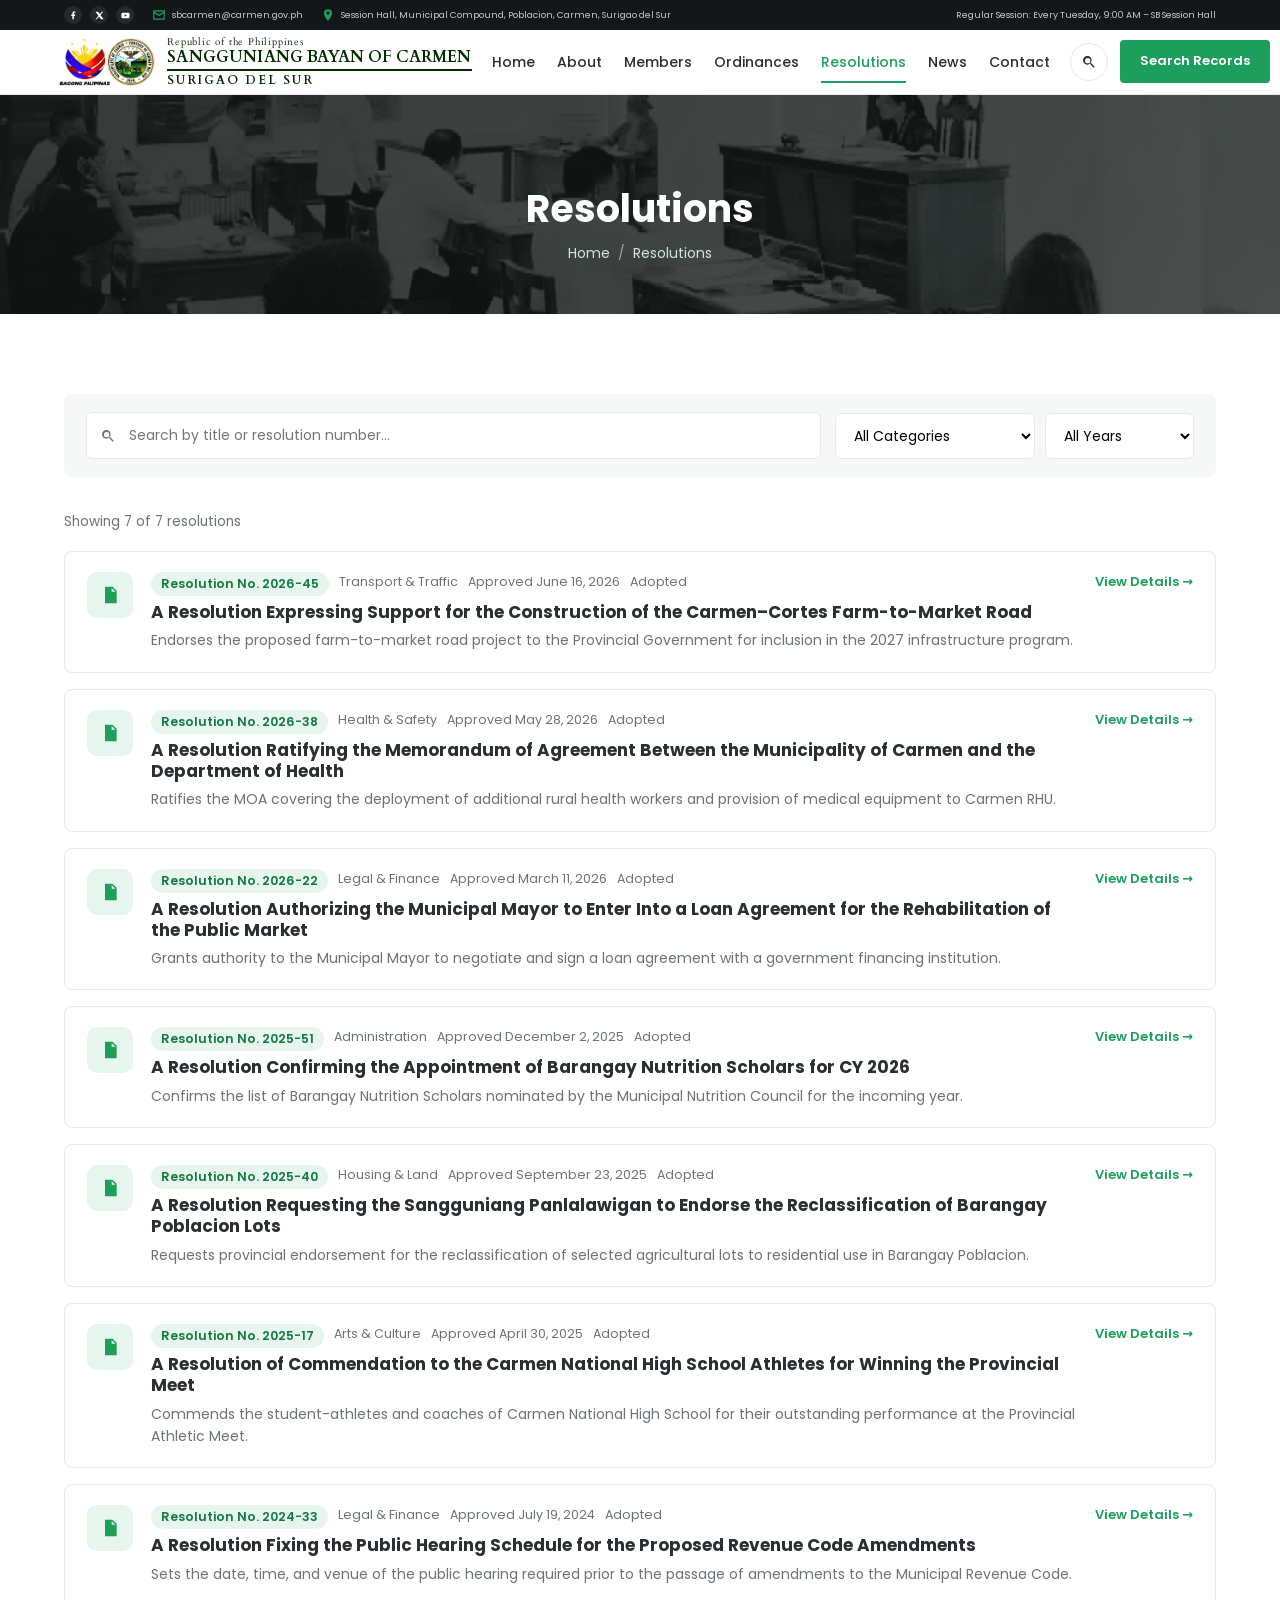
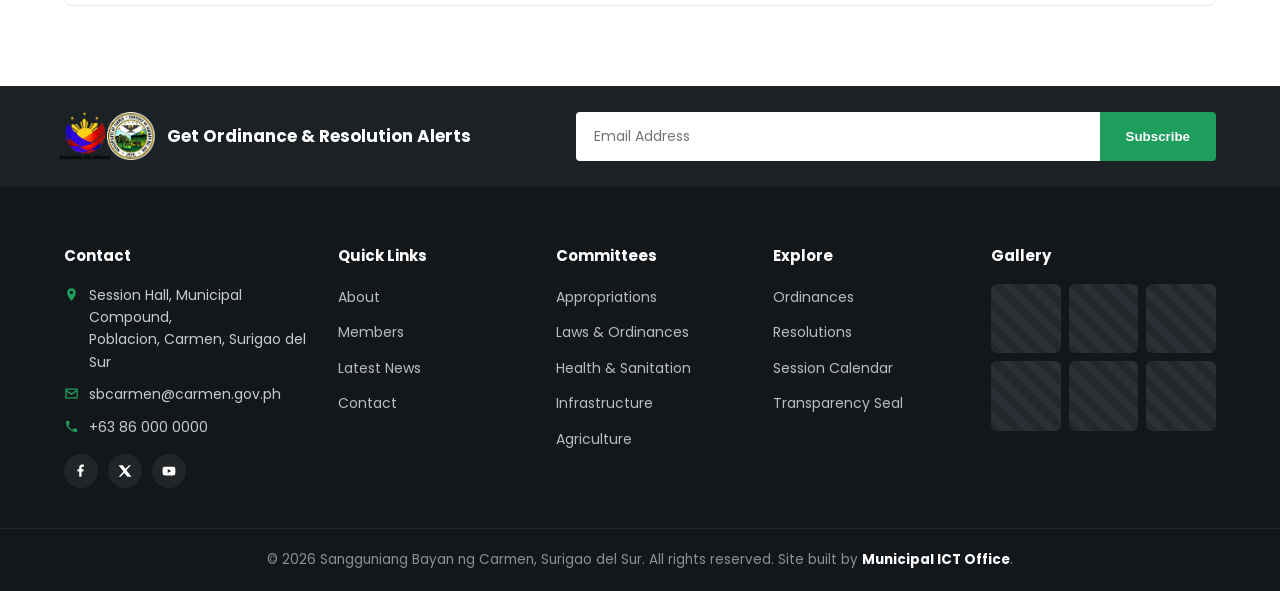
<file: resolutions.html>
<!DOCTYPE html>
<html lang="en">
<head>
<meta charset="UTF-8">
<meta name="viewport" content="width=device-width, initial-scale=1.0">
<title>Resolutions — Sangguniang Bayan ng Carmen</title>
<meta name="description" content="Browse and search all resolutions adopted by the Sangguniang Bayan ng Carmen, Surigao del Sur.">
<link rel="preconnect" href="https://fonts.googleapis.com">
<link href="https://fonts.googleapis.com/css2?family=Poppins:wght@400;500;600;700&family=Cardo:ital,wght@0,400;0,700;1,400&display=swap" rel="stylesheet">
<link rel="stylesheet" href="assets/css/style.css">
</head>
<body data-doctype="resolution">

<div class="topbar">
  <div class="container">
    <div class="topbar-left">
      <div class="social-mini">
        <a href="#" aria-label="Facebook"><svg viewBox="0 0 24 24"><path d="M13 22v-9h3l.5-4H13V6.5c0-1.2.3-2 2-2h2V1.1C16.6 1 15.4 1 14 1c-3 0-5 1.8-5 5.2V9H6v4h3v9h4z"/></svg></a>
        <a href="#" aria-label="X / Twitter"><svg viewBox="0 0 24 24"><path d="M18.9 2H22l-7.6 8.7L23 22h-6.9l-5.4-6.6L4.4 22H1.3l8.1-9.3L1 2h7l4.9 6z"/></svg></a>
        <a href="#" aria-label="YouTube"><svg viewBox="0 0 24 24"><path d="M23 12s0-3.4-.4-5a3 3 0 0 0-2.1-2.1C18.9 4.5 12 4.5 12 4.5s-6.9 0-8.5.4A3 3 0 0 0 1.4 7C1 8.6 1 12 1 12s0 3.4.4 5a3 3 0 0 0 2.1 2.1c1.6.4 8.5.4 8.5.4s6.9 0 8.5-.4A3 3 0 0 0 22.6 17c.4-1.6.4-5 .4-5zM9.8 15.5v-7l6 3.5z"/></svg></a>
      </div>
      <span class="icon-text"><svg viewBox="0 0 24 24" width="14" height="14" fill="#1e9e5c"><path d="M2 4h20v16H2V4zm2 2v.5l8 5 8-5V6H4zm16 3.2-8 5-8-5V18h16V9.2z"/></svg> sbcarmen@carmen.gov.ph</span>
      <span class="icon-text"><svg viewBox="0 0 24 24" width="14" height="14" fill="#1e9e5c"><path d="M12 2a7 7 0 0 0-7 7c0 5.3 7 13 7 13s7-7.7 7-13a7 7 0 0 0-7-7zm0 9.5A2.5 2.5 0 1 1 12 6a2.5 2.5 0 0 1 0 5.5z"/></svg> Session Hall, Municipal Compound, Poblacion, Carmen, Surigao del Sur</span>
    </div>
    <div class="topbar-right">
      <span class="icon-text">Regular Session: Every Tuesday, 9:00 AM – SB Session Hall</span>
    </div>
  </div>
</div>

<header class="navbar">
  <div class="container">
    <a href="index.html" class="brand">
      <img src="assets/img/carmen-seal.png" alt="Official Seal of the Municipality of Carmen" class="brand-seal">
      <span class="brand-title-block">
        <span class="brand-eyebrow">Republic of the Philippines</span>
        <span class="brand-title">SANGGUNIANG BAYAN OF CARMEN</span>
        <span class="brand-subtitle">SURIGAO DEL SUR</span>
      </span>
    </a>
    <nav class="nav-links">
      <a href="index.html">Home</a>
      <a href="about.html">About</a>
      <a href="members.html">Members</a>
      <a href="ordinances.html">Ordinances</a>
      <a href="resolutions.html" class="active">Resolutions</a>
      <a href="news.html">News</a>
      <a href="contact.html">Contact</a>
    </nav>
    <div class="nav-actions">
      <button class="search-toggle" aria-label="Search"><svg viewBox="0 0 24 24"><path d="M15.5 14h-.8l-.3-.3a6.5 6.5 0 1 0-.7.7l.3.3v.8l5 5L20.5 19zM10 14a4 4 0 1 1 0-8 4 4 0 0 1 0 8z"/></svg></button>
      <a href="resolutions.html" class="btn btn-primary btn-sm">Search Records</a>
      <button class="hamburger" aria-label="Open menu"><span></span><span></span><span></span></button>
    </div>
  </div>
</header>

<div class="mobile-nav">
  <div class="mobile-nav-panel">
    <button class="mobile-nav-close" aria-label="Close menu">&times;</button>
    <ul>
      <li><a href="index.html">Home</a></li>
      <li><a href="about.html">About</a></li>
      <li><a href="members.html">Members</a></li>
      <li><a href="ordinances.html">Ordinances</a></li>
      <li><a href="resolutions.html">Resolutions</a></li>
      <li><a href="news.html">News</a></li>
      <li><a href="contact.html">Contact</a></li>
    </ul>
  </div>
</div>

<section class="page-hero">
  <div class="container">
    <h1>Resolutions</h1>
    <div class="breadcrumb"><a href="index.html">Home</a><span class="sep">/</span>Resolutions</div>
  </div>
</section>

<section class="section">
  <div class="container">
    <div class="doc-toolbar">
      <div class="doc-search">
        <svg viewBox="0 0 24 24"><path d="M15.5 14h-.8l-.3-.3a6.5 6.5 0 1 0-.7.7l.3.3v.8l5 5L20.5 19zM10 14a4 4 0 1 1 0-8 4 4 0 0 1 0 8z"/></svg>
        <input type="text" id="doc-search" placeholder="Search by title or resolution number...">
      </div>
      <div class="doc-filters">
        <select id="doc-category"></select>
        <select id="doc-year"></select>
      </div>
    </div>
    <div class="doc-count" id="doc-count"></div>
    <div class="doc-list" id="doc-list"></div>
  </div>
</section>

<footer class="footer">
  <div class="footer-newsletter">
    <div class="container">
      <div class="brand">
        <img src="assets/img/carmen-seal.png" alt="Official Seal of the Municipality of Carmen" class="brand-seal">
        <span class="brand-text"><strong>Get Ordinance &amp; Resolution Alerts</strong></span>
      </div>
      <form class="newsletter-form">
        <input type="email" placeholder="Email Address" required>
        <button type="submit">Subscribe</button>
      </form>
    </div>
  </div>

  <div class="footer-main">
    <div class="container footer-grid">
      <div>
        <h4>Contact</h4>
        <ul class="footer-contact">
          <li><svg viewBox="0 0 24 24"><path d="M12 2a7 7 0 0 0-7 7c0 5.3 7 13 7 13s7-7.7 7-13a7 7 0 0 0-7-7zm0 9.5A2.5 2.5 0 1 1 12 6a2.5 2.5 0 0 1 0 5.5z"/></svg> Session Hall, Municipal Compound,<br>Poblacion, Carmen, Surigao del Sur</li>
          <li><svg viewBox="0 0 24 24"><path d="M2 4h20v16H2V4zm2 2v.5l8 5 8-5V6H4zm16 3.2-8 5-8-5V18h16V9.2z"/></svg> sbcarmen@carmen.gov.ph</li>
          <li><svg viewBox="0 0 24 24"><path d="M6.6 10.8a15 15 0 0 0 6.6 6.6l2.2-2.2a1 1 0 0 1 1-.25 11 11 0 0 0 3.5.55 1 1 0 0 1 1 1V20a1 1 0 0 1-1 1A17 17 0 0 1 3 4a1 1 0 0 1 1-1h3.5a1 1 0 0 1 1 1 11 11 0 0 0 .55 3.5 1 1 0 0 1-.25 1z"/></svg> +63 86 000 0000</li>
        </ul>
        <div class="footer-social">
          <a href="#" aria-label="Facebook"><svg viewBox="0 0 24 24"><path d="M13 22v-9h3l.5-4H13V6.5c0-1.2.3-2 2-2h2V1.1C16.6 1 15.4 1 14 1c-3 0-5 1.8-5 5.2V9H6v4h3v9h4z"/></svg></a>
          <a href="#" aria-label="X / Twitter"><svg viewBox="0 0 24 24"><path d="M18.9 2H22l-7.6 8.7L23 22h-6.9l-5.4-6.6L4.4 22H1.3l8.1-9.3L1 2h7l4.9 6z"/></svg></a>
          <a href="#" aria-label="YouTube"><svg viewBox="0 0 24 24"><path d="M23 12s0-3.4-.4-5a3 3 0 0 0-2.1-2.1C18.9 4.5 12 4.5 12 4.5s-6.9 0-8.5.4A3 3 0 0 0 1.4 7C1 8.6 1 12 1 12s0 3.4.4 5a3 3 0 0 0 2.1 2.1c1.6.4 8.5.4 8.5.4s6.9 0 8.5-.4A3 3 0 0 0 22.6 17c.4-1.6.4-5 .4-5zM9.8 15.5v-7l6 3.5z"/></svg></a>
        </div>
      </div>
      <div>
        <h4>Quick Links</h4>
        <ul>
          <li><a href="about.html">About</a></li>
          <li><a href="members.html">Members</a></li>
          <li><a href="news.html">Latest News</a></li>
          <li><a href="contact.html">Contact</a></li>
        </ul>
      </div>
      <div>
        <h4>Committees</h4>
        <ul>
          <li><a href="members.html">Appropriations</a></li>
          <li><a href="members.html">Laws &amp; Ordinances</a></li>
          <li><a href="members.html">Health &amp; Sanitation</a></li>
          <li><a href="members.html">Infrastructure</a></li>
          <li><a href="members.html">Agriculture</a></li>
        </ul>
      </div>
      <div>
        <h4>Explore</h4>
        <ul>
          <li><a href="ordinances.html">Ordinances</a></li>
          <li><a href="resolutions.html">Resolutions</a></li>
          <li><a href="#">Session Calendar</a></li>
          <li><a href="#">Transparency Seal</a></li>
        </ul>
      </div>
      <div>
        <h4>Gallery</h4>
        <div class="gallery-grid">
          <div></div><div></div><div></div>
          <div></div><div></div><div></div>
        </div>
      </div>
    </div>
  </div>

  <div class="footer-bottom">
    <div class="container">© 2026 Sangguniang Bayan ng Carmen, Surigao del Sur. All rights reserved. Site built by <strong>Municipal ICT Office</strong>.</div>
  </div>
</footer>

<button class="back-to-top" aria-label="Back to top"><svg viewBox="0 0 24 24"><path d="M12 5 4 13l1.4 1.4L11 8.8V19h2V8.8l5.6 5.6L20 13z"/></svg></button>

<script src="assets/js/documents-data.js"></script>
<script src="assets/js/document-list.js"></script>
<script src="assets/js/main.js"></script>
</body>
</html>
</file>
<file: assets/css/style.css>
/* ==========================================================================
   Sangguniang Bayan ng Carmen, Surigao del Sur — Stylesheet
   ========================================================================== */

:root {
  --primary: #1e9e5c;
  --primary-dark: #167a47;
  --primary-light: #e6f6ec;
  --dark: #14171a;
  --dark-2: #1c2126;
  --text: #2a2f33;
  --text-muted: #6b7278;
  --border: #e6e8ea;
  --bg-soft: #f6f8f7;
  --white: #ffffff;
  --radius: 8px;
  --shadow: 0 10px 30px rgba(20, 23, 26, 0.08);
  --shadow-sm: 0 2px 10px rgba(20, 23, 26, 0.06);
  --container: 1200px;
  --font: "Poppins", "Segoe UI", system-ui, -apple-system, Arial, sans-serif;
}

* { box-sizing: border-box; }

html { scroll-behavior: smooth; }

body {
  margin: 0;
  font-family: var(--font);
  color: var(--text);
  background: var(--white);
  line-height: 1.6;
  font-size: 16px;
}

img { max-width: 100%; display: block; }

a { color: inherit; text-decoration: none; }

ul { list-style: none; margin: 0; padding: 0; }

h1, h2, h3, h4 { line-height: 1.25; margin: 0 0 .5em; font-weight: 700; }

p { margin: 0 0 1em; }

.container {
  max-width: var(--container);
  margin: 0 auto;
  padding: 0 24px;
}

.btn {
  display: inline-flex;
  align-items: center;
  gap: 8px;
  padding: 13px 28px;
  border-radius: 4px;
  font-weight: 600;
  font-size: 15px;
  border: 2px solid transparent;
  cursor: pointer;
  transition: all .2s ease;
  white-space: nowrap;
}
.btn-primary { background: var(--primary); color: var(--white); }
.btn-primary:hover { background: var(--primary-dark); }
.btn-outline { background: transparent; border-color: rgba(255,255,255,.5); color: var(--white); }
.btn-outline:hover { background: rgba(255,255,255,.12); }
.btn-dark { background: var(--dark); color: var(--white); }
.btn-dark:hover { background: #000; }
.btn-sm { padding: 9px 18px; font-size: 13px; }

/* ---------- Top bar ---------- */
.topbar {
  background: var(--dark);
  color: #c7cbce;
  font-size: 9px;
}
.topbar .container {
  display: flex;
  align-items: center;
  justify-content: space-between;
  padding-top: 6px;
  padding-bottom: 6px;
  gap: 16px;
  flex-wrap: wrap;
}
.topbar-left { display: flex; align-items: center; gap: 18px; flex-wrap: wrap; }
.topbar-left span { display: inline-flex; align-items: center; gap: 6px; }
.social-mini { display: flex; gap: 8px; }
.social-mini a {
  width: 18px; height: 18px; border-radius: 50%;
  background: rgba(255,255,255,.08);
  display: flex; align-items: center; justify-content: center;
  transition: background .2s;
}
.social-mini a:hover { background: var(--primary); }
.social-mini svg { width: 9px; height: 9px; fill: #fff; }
.topbar-right { display: flex; align-items: center; gap: 18px; flex-wrap: wrap; color: #c7cbce; }
.topbar-right .icon-text { display: flex; align-items: center; gap: 6px; }
.topbar-right svg { width: 14px; height: 14px; fill: var(--primary); }

/* ---------- Navbar ---------- */
.navbar {
  background: var(--white);
  border-bottom: 1px solid var(--border);
  position: sticky;
  top: 0;
  z-index: 100;
}
.navbar .container {
  display: flex;
  align-items: center;
  padding-top: 6px;
  padding-bottom: 6px;
  gap: 20px;
}
.brand { display: flex; align-items: center; gap: 12px; flex-shrink: 0; }
.brand-seal { width: auto; height: 48px; flex-shrink: 0; object-fit: contain; margin-left: -6px; }
.brand-text { display: flex; flex-direction: column; line-height: 1.15; white-space: nowrap; }
.brand-text strong { font-size: 17px; font-weight: 700; color: var(--dark); white-space: nowrap; }
.brand-text span { font-size: 10px; letter-spacing: .06em; text-transform: uppercase; color: var(--primary); font-weight: 600; white-space: nowrap; }

.navbar .brand-title-block { display: flex; flex-direction: column; line-height: 1.2; white-space: nowrap; font-family: "Cardo", serif; color: #002d00; }
.navbar .brand-eyebrow { font-size: 10px; letter-spacing: .08em; font-weight: 400; }
.navbar .brand-title { font-size: 16px; font-weight: 700; letter-spacing: .01em; padding-bottom: 2px; border-bottom: 2px solid #002d00; }
.navbar .brand-subtitle { font-size: 12px; letter-spacing: .18em; font-weight: 700; margin-top: 2px; }

.nav-links { display: flex; align-items: center; gap: 22px; flex-shrink: 1; margin-left: auto; }
.nav-links a {
  font-size: 14px; font-weight: 500; color: var(--text);
  padding: 8px 0; position: relative; white-space: nowrap;
}
.nav-links a:hover, .nav-links a.active { color: var(--primary); }
.nav-links a.active::after {
  content: ""; position: absolute; left: 0; right: 0; bottom: -2px; height: 2px; background: var(--primary);
}

.nav-actions { display: flex; align-items: center; gap: 12px; flex-shrink: 0; }
.nav-call { display: flex; align-items: center; gap: 8px; }
.nav-call .icon-circle {
  width: 34px; height: 34px; border-radius: 50%; background: var(--primary-light);
  display: flex; align-items: center; justify-content: center; flex-shrink: 0;
}
.nav-call .icon-circle svg { width: 15px; height: 15px; fill: var(--primary); }
.nav-call div { line-height: 1.3; white-space: nowrap; }
.nav-call small { display: block; color: var(--primary); font-size: 10px; font-weight: 600; white-space: nowrap; }
.nav-call strong { font-size: 13px; white-space: nowrap; }

.search-toggle {
  width: 38px; height: 38px; border-radius: 50%; border: 1px solid var(--border);
  display: flex; align-items: center; justify-content: center; background: none; cursor: pointer;
}
.search-toggle svg { width: 16px; height: 16px; fill: var(--text); }

.hamburger {
  display: none; flex-direction: column; gap: 5px; background: none; border: none; cursor: pointer; padding: 4px;
}
.hamburger span { width: 24px; height: 2px; background: var(--dark); border-radius: 2px; }

/* ---------- Hero ---------- */
.hero {
  position: relative;
  min-height: 560px;
  display: flex;
  align-items: center;
  background: linear-gradient(120deg, rgba(15,22,18,.72), rgba(15,22,18,.55)),
              url('../img/session.jpg') center / cover no-repeat;
  color: var(--white);
  overflow: hidden;
}
.hero::after {
  content: "";
  position: absolute; inset: 0;
  background: linear-gradient(100deg, transparent 55%, rgba(30,158,92,.35) 100%);
  pointer-events: none;
}
.hero .container { position: relative; z-index: 2; }
.hero-tag {
  display: inline-block; background: rgba(0,0,0,.4); padding: 8px 16px; border-radius: 4px;
  font-size: 13px; margin-bottom: 20px; letter-spacing: .02em;
}
.hero h1 { font-size: 48px; max-width: 640px; margin-bottom: 24px; }
.hero p.lead { max-width: 560px; font-size: 16px; color: #dfe6e1; margin-bottom: 28px; }
.hero-actions { display: flex; gap: 14px; flex-wrap: wrap; }

/* Page (inner) hero */
.page-hero {
  background: linear-gradient(120deg, rgba(15,22,18,.82), rgba(15,22,18,.72)),
              url('../img/session.jpg') center / cover no-repeat;
  color: var(--white);
  padding: 90px 0 50px;
  text-align: center;
}
.page-hero h1 { font-size: 38px; margin-bottom: 10px; }
.breadcrumb { color: #cfe7da; font-size: 14px; }
.breadcrumb a:hover { color: var(--primary); }
.breadcrumb .sep { margin: 0 8px; opacity: .6; }

/* ---------- Quick services strip ---------- */
.quick-strip { background: var(--primary); padding: 34px 0 26px; }
.quick-grid {
  display: grid; grid-template-columns: repeat(5, 1fr); gap: 18px;
}
.quick-card {
  background: var(--white); border-radius: var(--radius); padding: 22px 18px;
  display: flex; align-items: center; gap: 14px; box-shadow: var(--shadow-sm);
  transition: transform .2s ease;
}
.quick-card:hover { transform: translateY(-4px); }
.quick-icon {
  width: 48px; height: 48px; border-radius: 50%; background: var(--primary-light);
  display: flex; align-items: center; justify-content: center; flex-shrink: 0;
}
.quick-icon svg { width: 22px; height: 22px; fill: var(--primary); }
.quick-card strong { font-size: 14.5px; display: block; }
.quick-more { text-align: center; margin-top: 22px; color: rgba(255,255,255,.85); font-size: 14px; }
.quick-more a { color: var(--white); font-weight: 700; text-decoration: underline; }

/* ---------- Section basics ---------- */
.section { padding: 80px 0; }
.section-tight { padding: 60px 0; }
.section-soft { background: var(--bg-soft); }
.section-dark { background: var(--dark); color: #cfd3d6; }
.section-head { text-align: center; max-width: 640px; margin: 0 auto 46px; }
.eyebrow {
  display: inline-flex; align-items: center; gap: 8px; color: var(--primary);
  font-size: 12px; letter-spacing: .12em; text-transform: uppercase; font-weight: 700; margin-bottom: 12px;
}
.eyebrow::before { content: "★"; font-size: 11px; }
.section-head h2 { font-size: 32px; }
.section-head p { color: var(--text-muted); }
.section-dark .section-head p { color: #9aa0a4; }

/* ---------- About / feature split ---------- */
.split { display: grid; grid-template-columns: 1fr 1fr; gap: 56px; align-items: center; }
.split-media {
  position: relative; border-radius: var(--radius); overflow: hidden; min-height: 380px;
  background: linear-gradient(135deg, #1c2a22, #24352a);
  display: flex; align-items: center; justify-content: center;
}
.split-media svg { width: 40%; opacity: .5; }
.split-media-photo {
  background: linear-gradient(135deg, rgba(15,22,18,.4), rgba(15,22,18,.15)),
              url('../img/sbhall2.jpg') center / cover no-repeat;
}
.play-btn {
  position: absolute; width: 64px; height: 64px; border-radius: 50%; background: var(--primary);
  display: flex; align-items: center; justify-content: center; border: 6px solid rgba(255,255,255,.25);
}
.play-btn svg { width: 20px; height: 20px; fill: var(--white); }
.stat-row { display: flex; gap: 40px; margin-top: 30px; flex-wrap: wrap; }
.stat-row div strong { display: block; font-size: 30px; color: var(--primary); }
.stat-row div span { font-size: 13.5px; color: var(--text-muted); }

.check-list li { display: flex; gap: 10px; margin-bottom: 10px; align-items: flex-start; }
.check-list svg { width: 18px; height: 18px; fill: var(--primary); flex-shrink: 0; margin-top: 3px; }

/* ---------- Council members ---------- */
.member-grid { display: grid; grid-template-columns: repeat(4, 1fr); gap: 26px; }
.member-card {
  background: var(--white); border: 1px solid var(--border); border-radius: 16px;
  padding: 28px 20px; text-align: center; transition: box-shadow .2s, transform .2s;
}
.member-card:hover { box-shadow: var(--shadow); transform: translateY(-4px); }
.avatar {
  width: 110px; height: 110px; border-radius: 50%; margin: 0 auto 16px; overflow: hidden;
  display: flex; align-items: center; justify-content: center; color: var(--white);
  font-weight: 700; font-size: 30px; background: var(--bg-soft);
}
.avatar img { width: 100%; height: 100%; object-fit: cover; }
.avatar-full {
  width: 100%; height: 320px; border-radius: var(--radius);
}
.avatar-full img { object-fit: cover; object-position: top; }
.member-card h4 { font-size: 16px; margin-bottom: 2px; }
.member-role { color: var(--primary); font-size: 13px; font-weight: 600; margin-bottom: 14px; }
.member-social { display: flex; justify-content: center; gap: 8px; }
.member-social a {
  width: 30px; height: 30px; border-radius: 50%; background: var(--bg-soft);
  display: flex; align-items: center; justify-content: center;
}
.member-social svg { width: 13px; height: 13px; fill: var(--text-muted); }
.member-social a:hover { background: var(--primary); }
.member-social a:hover svg { fill: var(--white); }

/* ---------- Documents (Ordinances / Resolutions) ---------- */
.doc-toolbar {
  display: flex; gap: 14px; flex-wrap: wrap; align-items: center; justify-content: space-between;
  background: var(--bg-soft); border-radius: var(--radius); padding: 18px 22px; margin-bottom: 34px;
}
.doc-search { position: relative; flex: 1; min-width: 220px; }
.doc-search input {
  width: 100%; padding: 12px 16px 12px 42px; border-radius: 6px; border: 1px solid var(--border);
  font-family: var(--font); font-size: 14px;
}
.doc-search svg {
  position: absolute; left: 14px; top: 50%; transform: translateY(-50%); width: 16px; height: 16px; fill: var(--text-muted);
}
.doc-filters { display: flex; gap: 10px; flex-wrap: wrap; }
.doc-filters select {
  padding: 11px 14px; border-radius: 6px; border: 1px solid var(--border); font-family: var(--font); font-size: 14px; background: var(--white);
}
.doc-count { font-size: 13.5px; color: var(--text-muted); margin-bottom: 18px; }

.doc-list { display: flex; flex-direction: column; gap: 16px; }
.doc-item {
  display: flex; gap: 18px; align-items: flex-start; background: var(--white);
  border: 1px solid var(--border); border-radius: var(--radius); padding: 20px 22px;
  transition: box-shadow .2s, border-color .2s;
}
.doc-item:hover { box-shadow: var(--shadow-sm); border-color: var(--primary); }
.doc-icon {
  width: 46px; height: 46px; border-radius: 10px; background: var(--primary-light); flex-shrink: 0;
  display: flex; align-items: center; justify-content: center;
}
.doc-icon svg { width: 20px; height: 20px; fill: var(--primary); }
.doc-body { flex: 1; min-width: 0; }
.doc-meta { display: flex; gap: 10px; flex-wrap: wrap; font-size: 12.5px; color: var(--text-muted); margin-bottom: 6px; }
.doc-meta .tag {
  background: var(--primary-light); color: var(--primary-dark); padding: 2px 10px; border-radius: 20px; font-weight: 600;
}
.doc-body h3 { font-size: 17px; margin-bottom: 6px; }
.doc-body h3 a:hover { color: var(--primary); }
.doc-excerpt { color: var(--text-muted); font-size: 14px; margin-bottom: 0; }
.doc-actions { display: flex; flex-direction: column; gap: 8px; flex-shrink: 0; align-items: flex-end; }
.doc-actions a { font-size: 13px; font-weight: 600; color: var(--primary); display: inline-flex; align-items: center; gap: 5px; }
.doc-actions a:hover { text-decoration: underline; }
.no-results { text-align: center; padding: 60px 20px; color: var(--text-muted); }

.pagination { display: flex; justify-content: center; flex-wrap: wrap; gap: 8px; margin-top: 40px; }
.pagination a, .pagination span {
  min-width: 38px; height: 38px; padding: 0 12px; border-radius: 6px; border: 1px solid var(--border);
  display: flex; align-items: center; justify-content: center; font-size: 14px; font-weight: 600;
}
.pagination a:hover { border-color: var(--primary); color: var(--primary); }
.pagination .active { background: var(--primary); border-color: var(--primary); color: var(--white); }

/* ---------- Document detail ---------- */
.doc-detail-head {
  display: flex; justify-content: space-between; gap: 20px; flex-wrap: wrap;
  border-bottom: 1px solid var(--border); padding-bottom: 26px; margin-bottom: 26px;
}
.doc-detail-head h1 { font-size: 26px; margin-bottom: 10px; }
.doc-detail-actions { display: flex; gap: 10px; flex-wrap: wrap; }
.doc-content { max-width: 780px; }
.doc-content h2 { font-size: 19px; margin-top: 34px; }
.doc-content p { color: var(--text); }
.pdf-embed {
  margin: 18px 0; border: 1px solid var(--border); border-radius: var(--radius); overflow: hidden;
  height: 780px; background: var(--bg-soft);
}
.pdf-embed embed { width: 100%; height: 100%; }
.doc-sidebar {
  background: var(--bg-soft); border-radius: var(--radius); padding: 24px; align-self: flex-start;
}
.doc-sidebar h4 { font-size: 14px; text-transform: uppercase; letter-spacing: .05em; color: var(--text-muted); margin-bottom: 14px; }
.doc-sidebar dl { display: grid; grid-template-columns: auto 1fr; gap: 8px 14px; font-size: 14px; margin: 0 0 24px; }
.doc-sidebar dt { color: var(--text-muted); }
.doc-sidebar dd { margin: 0; font-weight: 600; text-align: right; }
.detail-grid { display: grid; grid-template-columns: 2fr 1fr; gap: 44px; align-items: start; }

/* ---------- News ---------- */
.news-grid { display: grid; grid-template-columns: repeat(3, 1fr); gap: 28px; }
.news-card { border: 1px solid var(--border); border-radius: var(--radius); overflow: hidden; transition: box-shadow .2s, transform .2s; }
.news-card:hover { box-shadow: var(--shadow); transform: translateY(-4px); }
.news-thumb {
  height: 190px; background: linear-gradient(135deg, #1e9e5c33, #14171a22), repeating-linear-gradient(45deg, #eef3f0 0 10px, #e6ede9 10px 20px);
  display: flex; align-items: center; justify-content: center;
}
.news-thumb svg { width: 34px; height: 34px; fill: var(--primary); opacity: .6; }
.news-body { padding: 20px 22px 24px; }
.news-meta { display: flex; gap: 16px; font-size: 12.5px; color: var(--text-muted); margin-bottom: 10px; }
.news-meta span { display: flex; align-items: center; gap: 5px; }
.news-meta svg { width: 13px; height: 13px; fill: var(--primary); }
.news-body h3 { font-size: 17px; }
.read-more { color: var(--primary); font-size: 13.5px; font-weight: 700; display: inline-flex; align-items: center; gap: 6px; margin-top: 8px; }

/* ---------- CTA banner ---------- */
.cta-banner {
  background: var(--dark); color: var(--white); border-radius: var(--radius);
  padding: 46px; display: flex; align-items: center; justify-content: space-between; gap: 24px; flex-wrap: wrap;
}
.cta-banner h3 { font-size: 24px; margin-bottom: 6px; }
.cta-banner p { color: #b7bcbf; margin: 0; }

/* ---------- Footer ---------- */
.footer { background: var(--dark); color: #c7cbce; }
.footer-newsletter { background: var(--dark-2); }
.footer-newsletter .container {
  display: flex; align-items: center; justify-content: space-between; gap: 20px; flex-wrap: wrap; padding: 26px 24px;
}
.footer-newsletter .brand-text strong { color: var(--white); }
.newsletter-form { display: flex; gap: 0; flex: 1; max-width: 640px; min-width: 260px; }
.newsletter-form input {
  flex: 1; padding: 14px 18px; border: none; border-radius: 4px 0 0 4px; font-family: var(--font); font-size: 14px;
}
.newsletter-form button {
  border-radius: 0 4px 4px 0; padding: 14px 26px; border: none; background: var(--primary); color: var(--white);
  font-weight: 700; cursor: pointer;
}
.newsletter-form button:hover { background: var(--primary-dark); }

.footer-main { padding: 60px 0 40px; }
.footer-grid { display: grid; grid-template-columns: 1.3fr 1fr 1fr 1fr 1.2fr; gap: 30px; }
.footer-grid h4 { color: var(--white); font-size: 15px; margin-bottom: 18px; }
.footer-grid li { margin-bottom: 10px; }
.footer-grid a { font-size: 14px; color: #b7bcbf; }
.footer-grid a:hover { color: var(--primary); }
.footer-contact li { display: flex; gap: 10px; align-items: flex-start; font-size: 14px; }
.footer-contact svg { width: 15px; height: 15px; fill: var(--primary); flex-shrink: 0; margin-top: 3px; }
.footer-social { display: flex; gap: 10px; margin-top: 16px; }
.footer-social a {
  width: 34px; height: 34px; border-radius: 50%; background: rgba(255,255,255,.06);
  display: flex; align-items: center; justify-content: center;
}
.footer-social svg { width: 14px; height: 14px; fill: var(--white); }
.footer-social a:hover { background: var(--primary); }
.gallery-grid { display: grid; grid-template-columns: repeat(3, 1fr); gap: 8px; }
.gallery-grid div {
  aspect-ratio: 1/1; border-radius: 6px;
  background: repeating-linear-gradient(45deg, #23282c 0 8px, #2a3035 8px 16px);
}
.footer-bottom { border-top: 1px solid rgba(255,255,255,.08); padding: 20px 0; text-align: center; font-size: 13.5px; color: #8b9095; }
.footer-bottom strong { color: var(--white); }

.back-to-top {
  position: fixed; right: 26px; bottom: 26px; width: 46px; height: 46px; border-radius: 50%;
  background: var(--primary); display: flex; align-items: center; justify-content: center; box-shadow: var(--shadow);
  opacity: 0; visibility: hidden; transform: translateY(10px); transition: all .25s ease; z-index: 200; border: none; cursor: pointer;
}
.back-to-top.show { opacity: 1; visibility: visible; transform: none; }
.back-to-top svg { width: 18px; height: 18px; fill: var(--white); }

/* ---------- Contact page ---------- */
.contact-grid { display: grid; grid-template-columns: 1fr 1fr; gap: 50px; }
.contact-info-card {
  background: var(--bg-soft); border-radius: var(--radius); padding: 28px; margin-bottom: 18px; display: flex; gap: 16px;
}
.contact-info-card .quick-icon { background: var(--white); }
.map-placeholder {
  height: 100%; min-height: 320px; border-radius: var(--radius);
  background: repeating-linear-gradient(45deg, #eef3f0 0 14px, #e6ede9 14px 28px);
  display: flex; align-items: center; justify-content: center; color: var(--text-muted); font-size: 14px; flex-direction: column; gap: 10px;
}
.map-placeholder svg { width: 30px; height: 30px; fill: var(--primary); }
.form-grid { display: grid; grid-template-columns: 1fr 1fr; gap: 16px; }
.form-grid .full { grid-column: 1/-1; }
.form-grid label { display: block; font-size: 13.5px; font-weight: 600; margin-bottom: 6px; }
.form-grid input, .form-grid select, .form-grid textarea {
  width: 100%; padding: 12px 14px; border: 1px solid var(--border); border-radius: 6px; font-family: var(--font); font-size: 14px;
}
.form-grid textarea { resize: vertical; min-height: 120px; }

/* ---------- Utility ---------- */
.text-center { text-align: center; }
.mt-0 { margin-top: 0; }
.mb-0 { margin-bottom: 0; }

/* ---------- Responsive ---------- */
@media (max-width: 1024px) {
  .quick-grid { grid-template-columns: repeat(3, 1fr); }
  .member-grid { grid-template-columns: repeat(2, 1fr); }
  .news-grid { grid-template-columns: repeat(2, 1fr); }
  .footer-grid { grid-template-columns: 1fr 1fr 1fr; }
  .split { grid-template-columns: 1fr; }
  .detail-grid { grid-template-columns: 1fr; }
  .contact-grid { grid-template-columns: 1fr; }
}

@media (max-width: 1230px) {
  .nav-links, .nav-call { display: none; }
  .hamburger { display: flex; }
  .nav-actions { margin-left: auto; }
}

@media (max-width: 520px) {
  .search-toggle { display: none; }
  .nav-actions .btn { display: none; }
  .nav-actions { gap: 10px; }
}

@media (max-width: 860px) {
  .topbar { display: none; }
  .navbar .container { padding-top: 12px; padding-bottom: 12px; }
  .navbar .brand-seal { height: 41px; }
  .navbar .brand-eyebrow { font-size: 8px; }
  .navbar .brand-title { font-size: 12px; }
  .navbar .brand-subtitle { font-size: 9px; }
  .hero h1 { font-size: 34px; }
  .quick-grid { grid-template-columns: repeat(2, 1fr); }
  .footer-grid { grid-template-columns: 1fr 1fr; }
  .footer-newsletter .container { flex-direction: column; align-items: flex-start; }
}

@media (max-width: 480px) {
  .navbar .brand { gap: 8px; flex-shrink: 1; min-width: 0; }
  .navbar .brand-seal { height: 34px; }
  .navbar .brand-title-block { white-space: normal; flex: 1 1 auto; min-width: 0; }
  .navbar .brand-eyebrow { font-size: 7px; letter-spacing: .04em; }
  .navbar .brand-title { font-size: 10px; line-height: 1.2; white-space: normal; border-bottom-width: 1px; }
  .navbar .brand-subtitle { font-size: 7px; letter-spacing: .08em; }
}

@media (max-width: 600px) {
  .quick-grid, .member-grid, .news-grid { grid-template-columns: 1fr; }
  .footer-grid { grid-template-columns: 1fr; }
  .hero { min-height: 0; padding: 80px 0 48px; }
  .hero h1 { font-size: 28px; }
  .doc-item { flex-direction: column; }
  .doc-actions { align-items: flex-start; flex-direction: row; }
}

/* ---------- Mobile nav drawer ---------- */
.mobile-nav {
  position: fixed; inset: 0; background: rgba(0,0,0,.5); z-index: 300;
  display: none;
}
.mobile-nav.open { display: block; }
.mobile-nav-panel {
  position: absolute; top: 0; right: 0; width: 280px; max-width: 85%; height: 100%;
  background: var(--white); padding: 24px; overflow-y: auto;
}
.mobile-nav-close { background: none; border: none; float: right; font-size: 22px; cursor: pointer; }
.mobile-nav-panel ul { margin-top: 40px; }
.mobile-nav-panel li { border-bottom: 1px solid var(--border); }
.mobile-nav-panel a { display: block; padding: 14px 0; font-weight: 600; }
</file>
